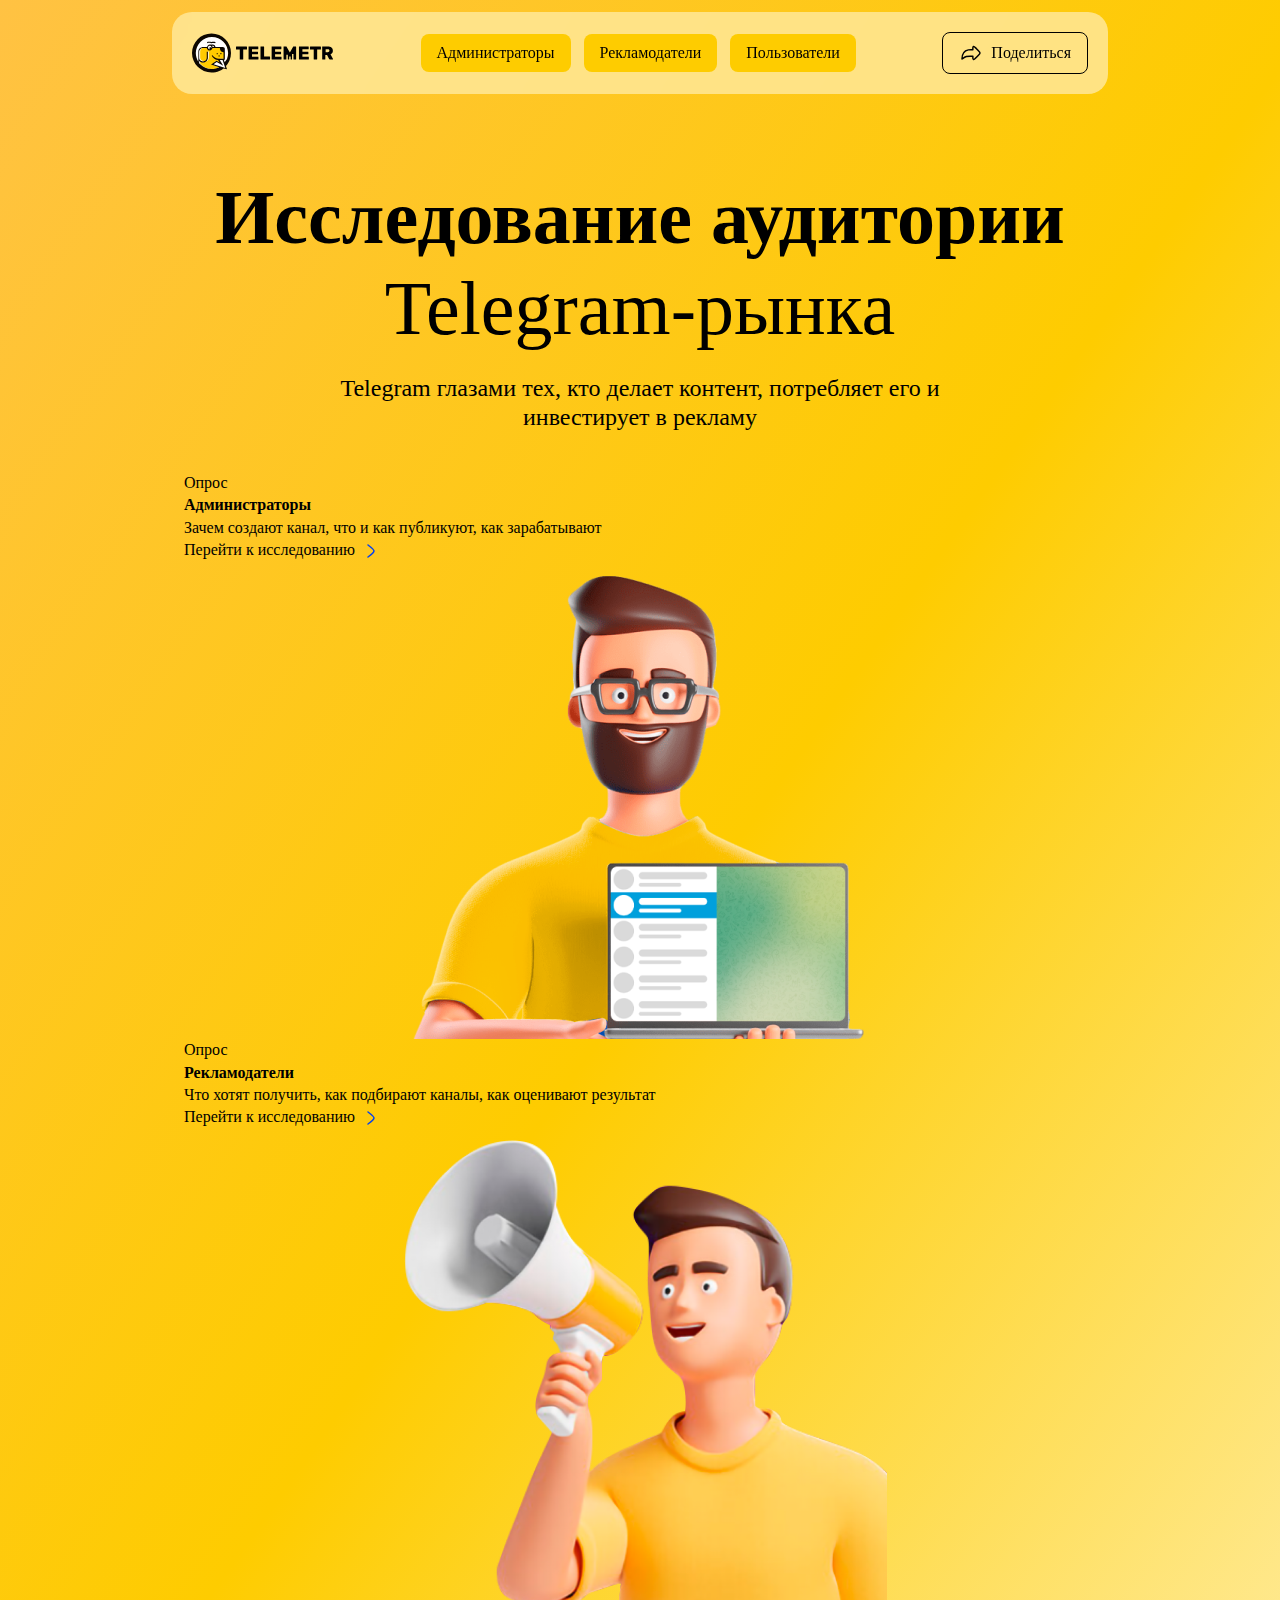
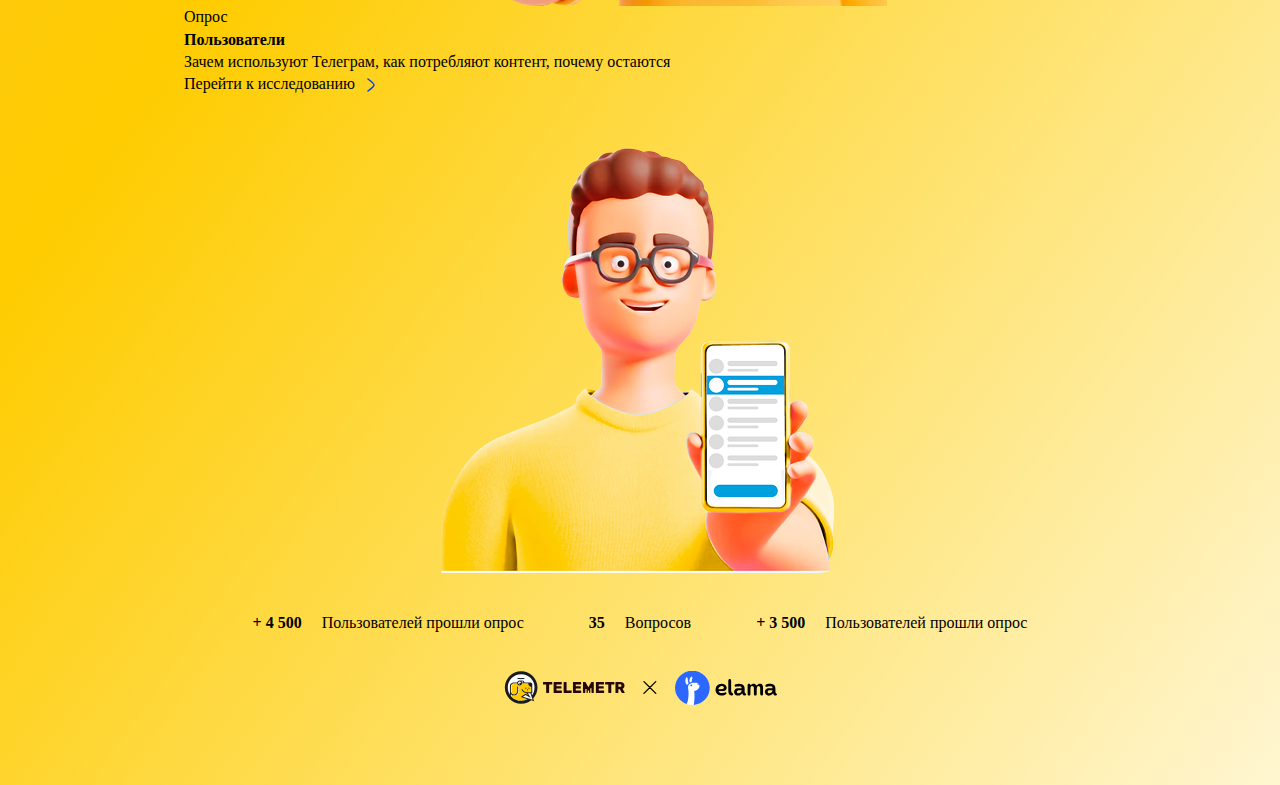
<file: index.html>
<!DOCTYPE html>
<html lang="en">
<head>
	<meta charset="UTF-8">
	<meta name="viewport" content="width=device-width, initial-scale=1.0">
	<title>Telemetr</title>
	<link rel="stylesheet" href="css/main.css">
</head>
<body class="landing">
	<nav class="nav container">
		<img src="/images/svg/Logo.svg" alt="Telemetr">

		<div class="nav-buttons">
			<a href="/admin">Администраторы</a>
			<a href="/advert">Рекламодатели</a>
			<a href="/user">Пользователи</a>
		</div>

		<button type="button" class="nav-share">
			<svg width="24" height="24" viewBox="0 0 24 24" fill="none" xmlns="http://www.w3.org/2000/svg">
				<path d="M19.1918 9.44118L17.2265 7.46899C15.8104 6.04799 15.2554 5.28357 14.4886 5.55381C13.5325 5.89077 13.8472 8.01692 13.8472 8.73471C12.3607 8.73471 10.8152 8.60259 9.34985 8.87787C4.51259 9.78664 3 13.7153 3 18C4.3691 17.0302 5.73683 15.997 7.38233 15.5476C9.43637 14.9865 11.7304 15.2542 13.8472 15.2542C13.8472 15.972 13.5325 18.0982 14.4886 18.4351C15.3575 18.7413 15.8104 17.9409 17.2265 16.5199L19.1918 14.5477C20.3973 13.338 21 12.7332 21 11.9945C21 11.2558 20.3973 10.6509 19.1918 9.44118Z" stroke="currentColor" stroke-width="1.5" stroke-linecap="round" stroke-linejoin="round"/>
			</svg>
			Поделиться
		</button>
	</nav>

	<header class="header">
		<div class="container header-content">
			<div class="header-heading">
				<h1><span class="bold">Исследование аудитории</span><br>Telegram-рынка</h1>
				<h2>Telegram глазами тех, кто делает контент, потребляет его и инвестирует в рекламу</h2>
			</div>

			<div class="header-nav">
				<div class="header-nav-card">
					<div class="header-nav-card-info">
						<div class="header-nav-card-info-top">
							Опрос
							<h3 class="bold">Администраторы</h3>
						</div>
						<p class="header-nav-card-info-description">Зачем создают канал, что и как публикуют, как зарабатывают</p>
					</div>

					<a href="/admin" class="header-nav-card-link">
						Перейти к исследованию
						<img src="/images/svg/arrow-right-link.svg">
					</a>

					<img class="header-nav-card-image" src="/images/png/guy-admin.png">
				</div>
				<div class="header-nav-card">
					<div class="header-nav-card-info">
						<div class="header-nav-card-info-top">
							Опрос
							<h3 class="bold">Рекламодатели</h3>
						</div>
						<p class="header-nav-card-info-description">Что хотят получить, как подбирают каналы, как оценивают результат</p>
					</div>

					<a href="/admin" class="header-nav-card-link">
						Перейти к исследованию
						<img src="/images/svg/arrow-right-link.svg">
					</a>

					<img class="header-nav-card-image" src="/images/png/guy-advert.png" alt="">
				</div>
				<div class="header-nav-card">
					<div class="header-nav-card-info">
						<div class="header-nav-card-info-top">
							Опрос
							<h3 class="bold">Пользователи</h3>
						</div>
						<p class="header-nav-card-info-description">Зачем используют Телеграм, как потребляют контент, почему остаются</p>
					</div>

					<a href="/admin" class="header-nav-card-link">
						Перейти к исследованию
						<img src="/images/svg/arrow-right-link.svg">
					</a>

					<img class="header-nav-card-image" src="/images/png/guy-user.png" alt="">
				</div>
			</div>

			<div class="header-bottom">
				<div class="header-bottom-stats">
					<p class="header-bottom-stats-number elem1">+ 4 500</p>
					<p class="elem2">Пользователей прошли опрос</p>

					<div></div>

					<p class="header-bottom-stats-number elem3">35</p>
					<p class="elem4">Вопросов</p>

					<div></div>

					<p class="header-bottom-stats-number elem5">+ 3 500</p>
					<p class="elem6">Пользователей прошли опрос</p>
				</div>

				<img class="header-bottom-image" src="/images/svg/telemetr-x-elana.svg" alt="">
			</div>
		</div>
	</header>
	<main>

	</main>
	<footer>

	</footer>
</body>
</html>
</file>
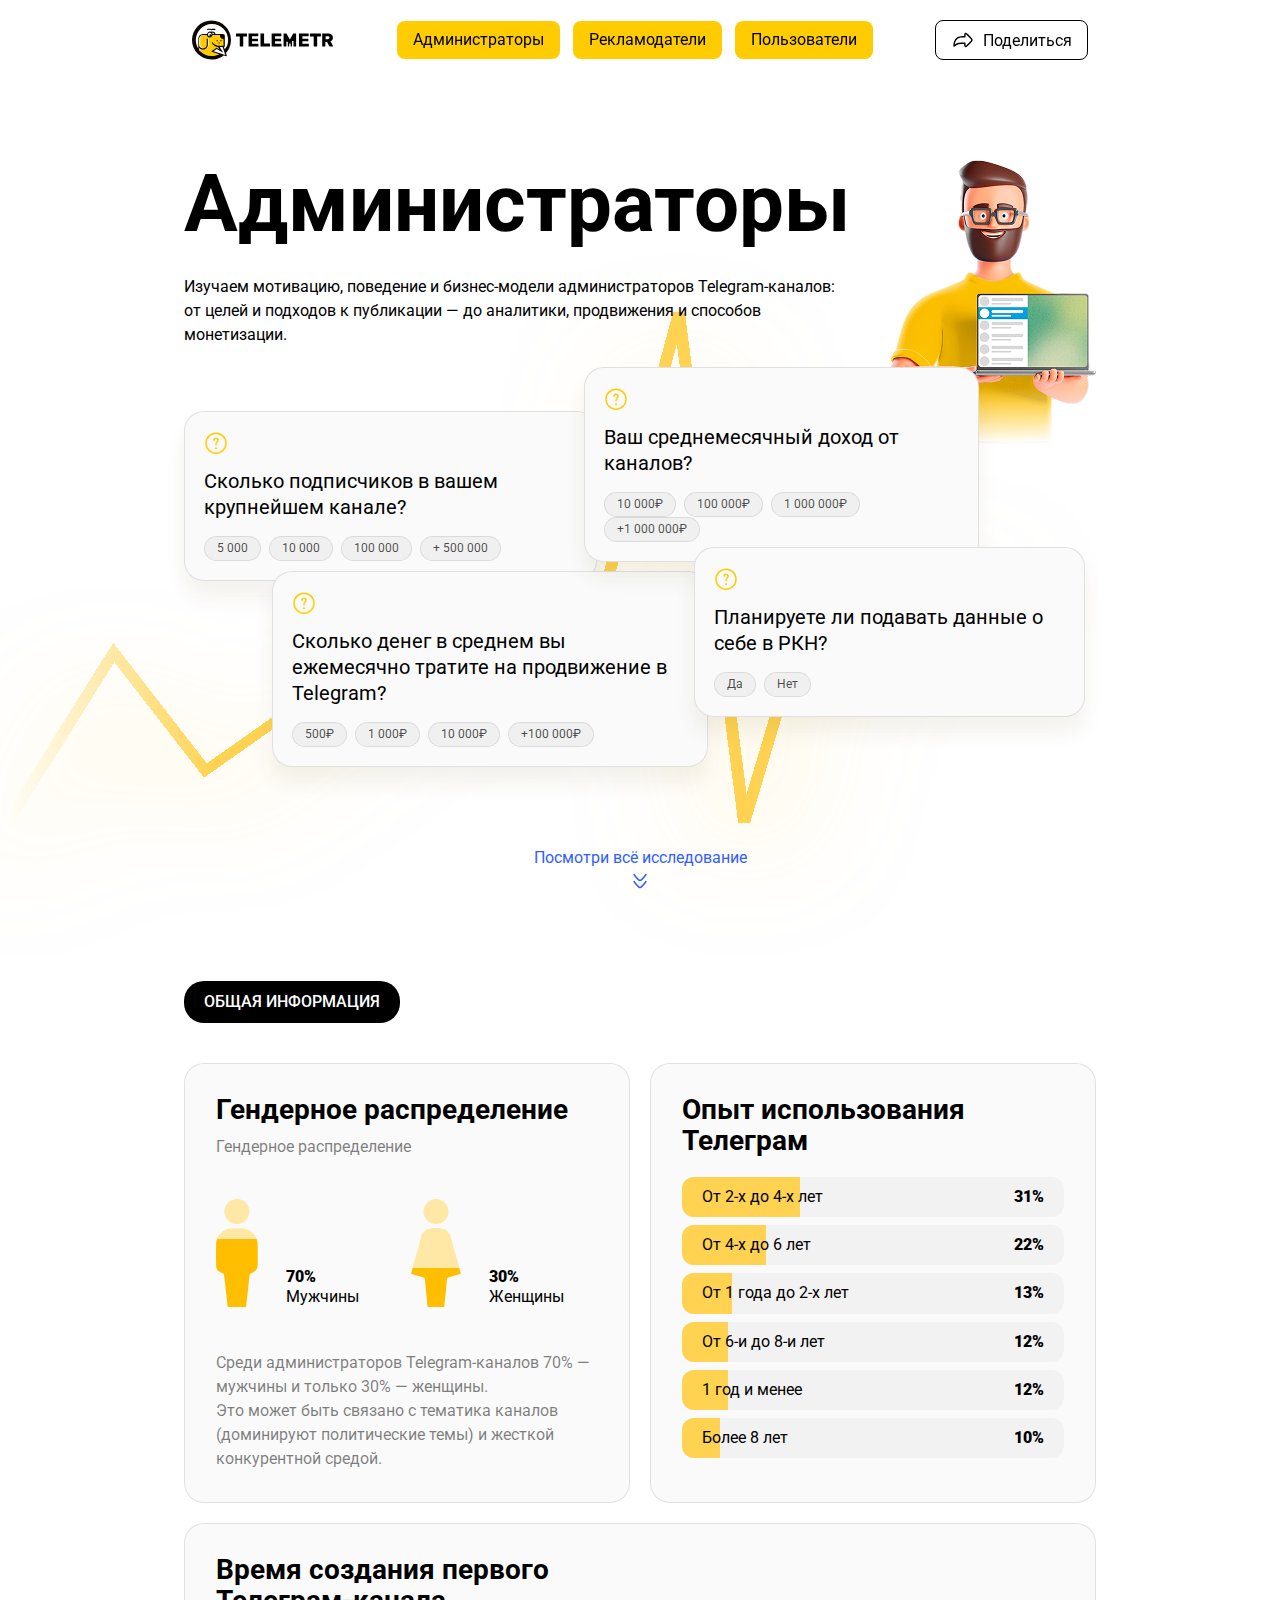
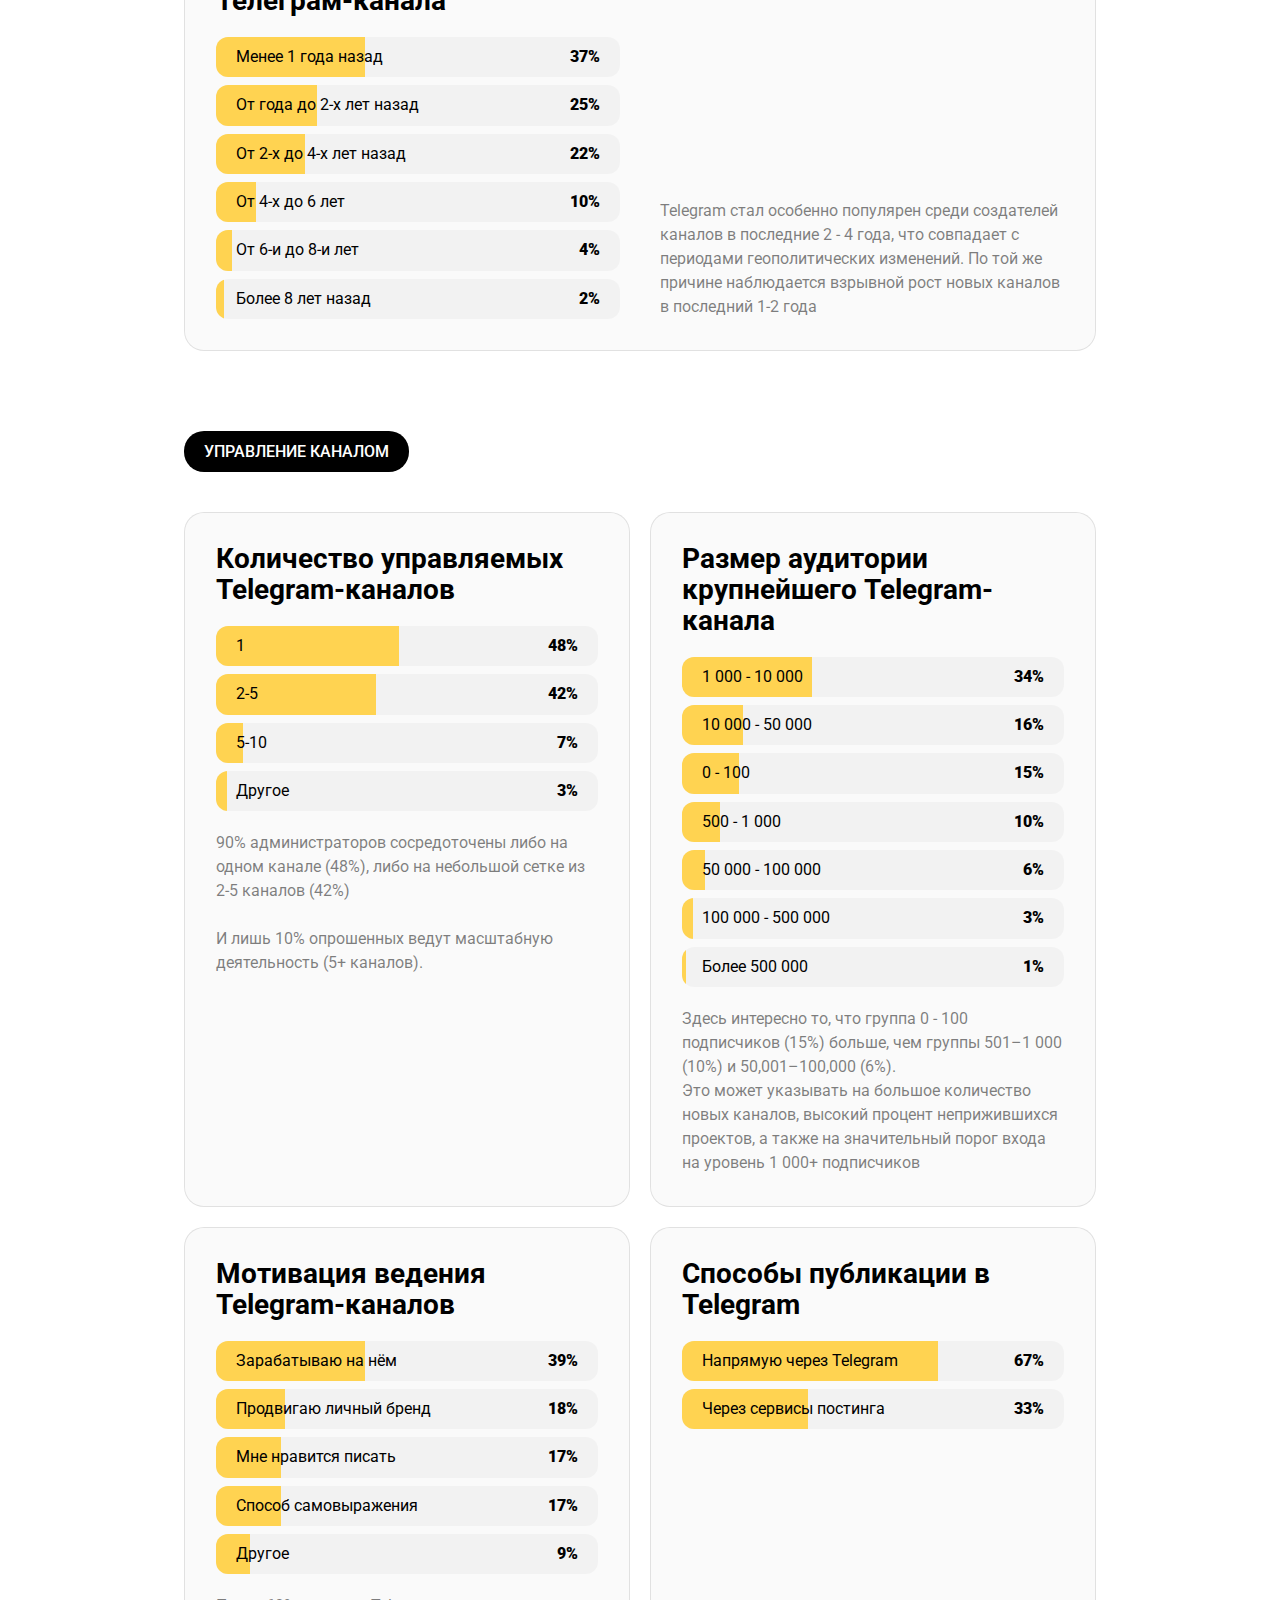
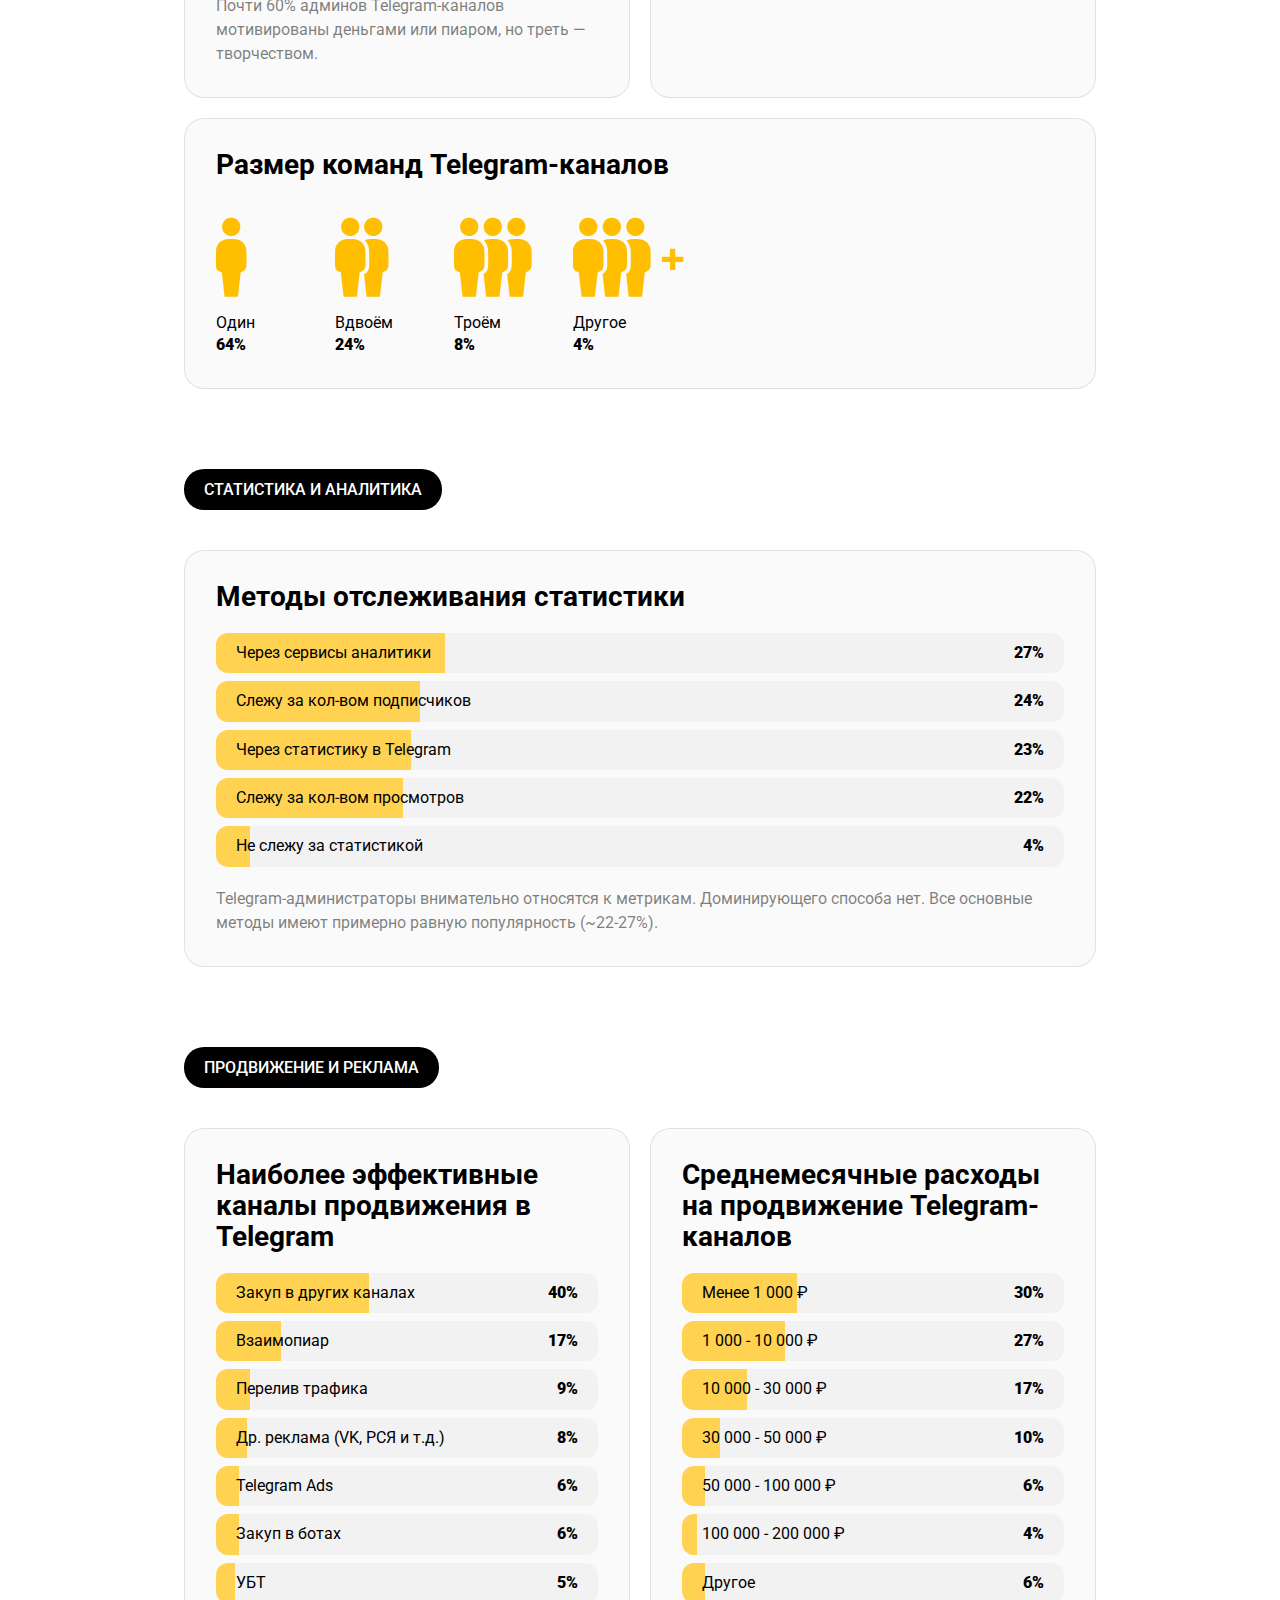
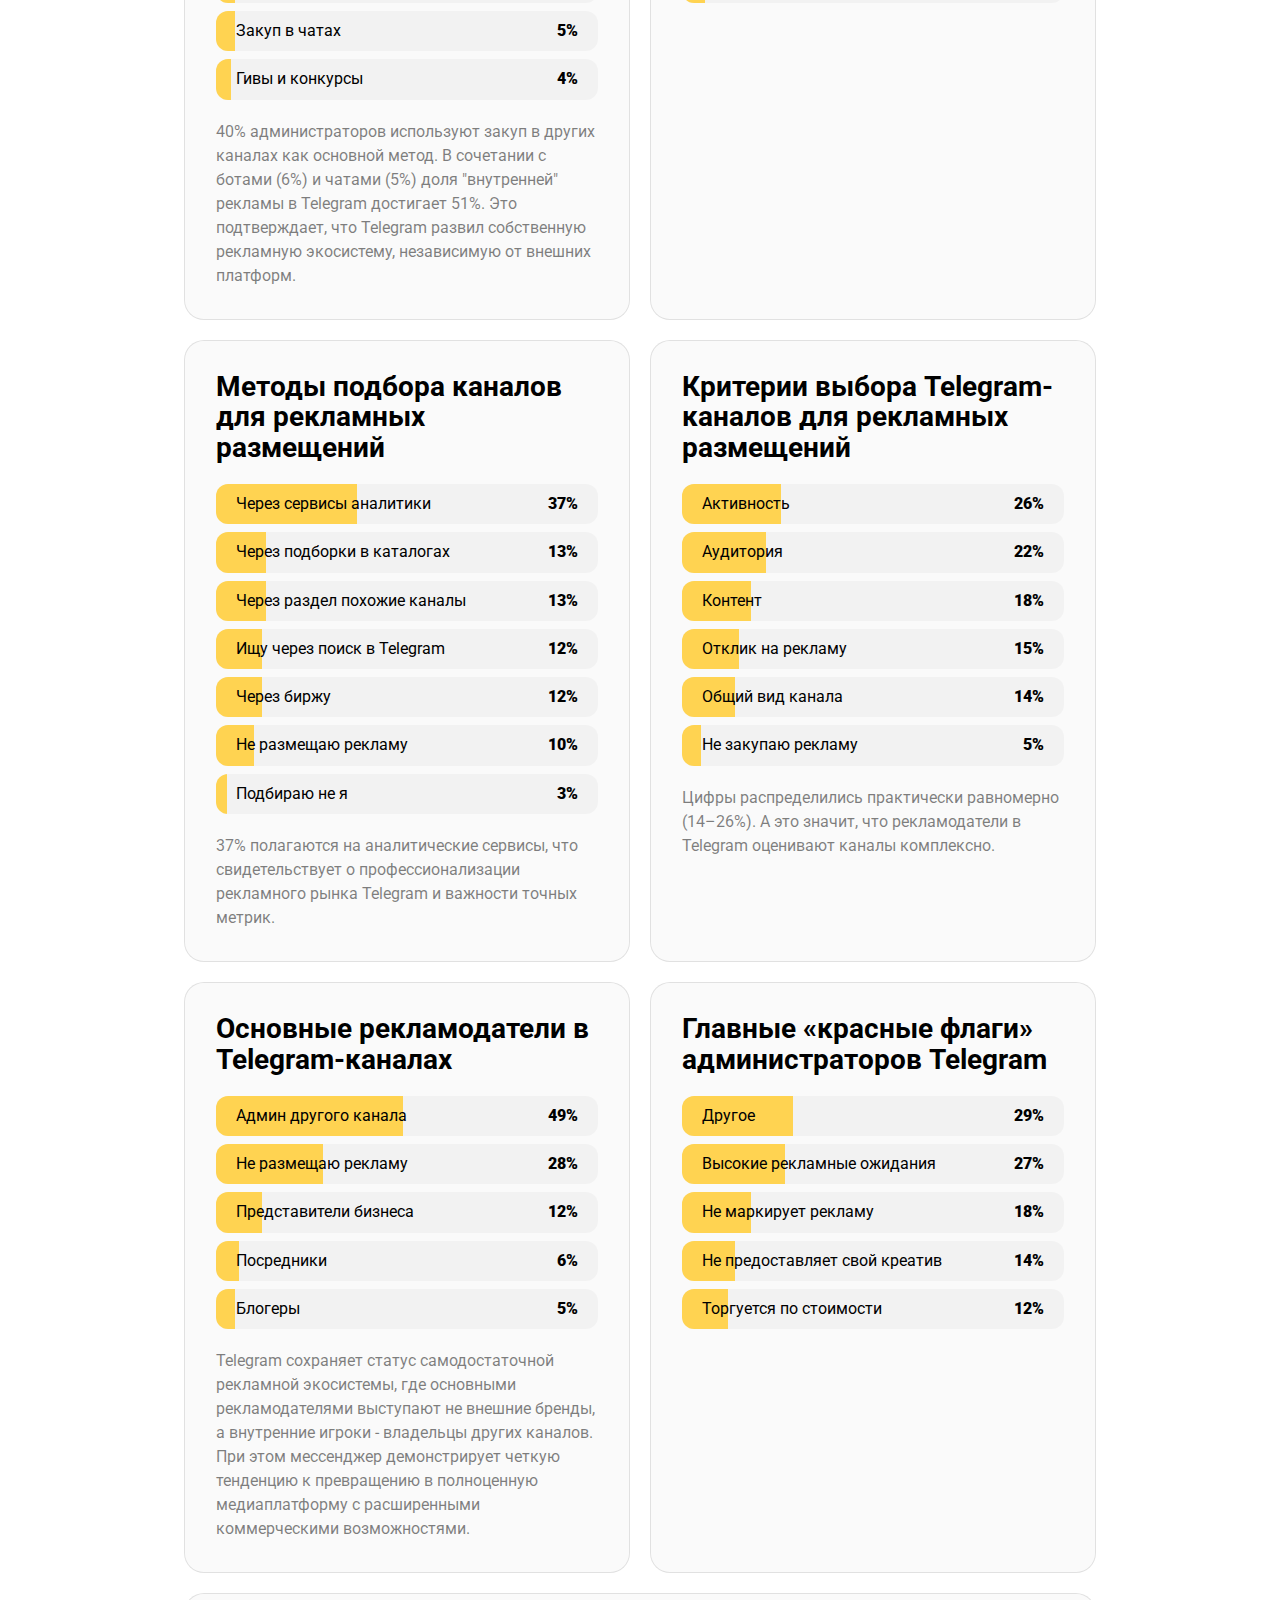
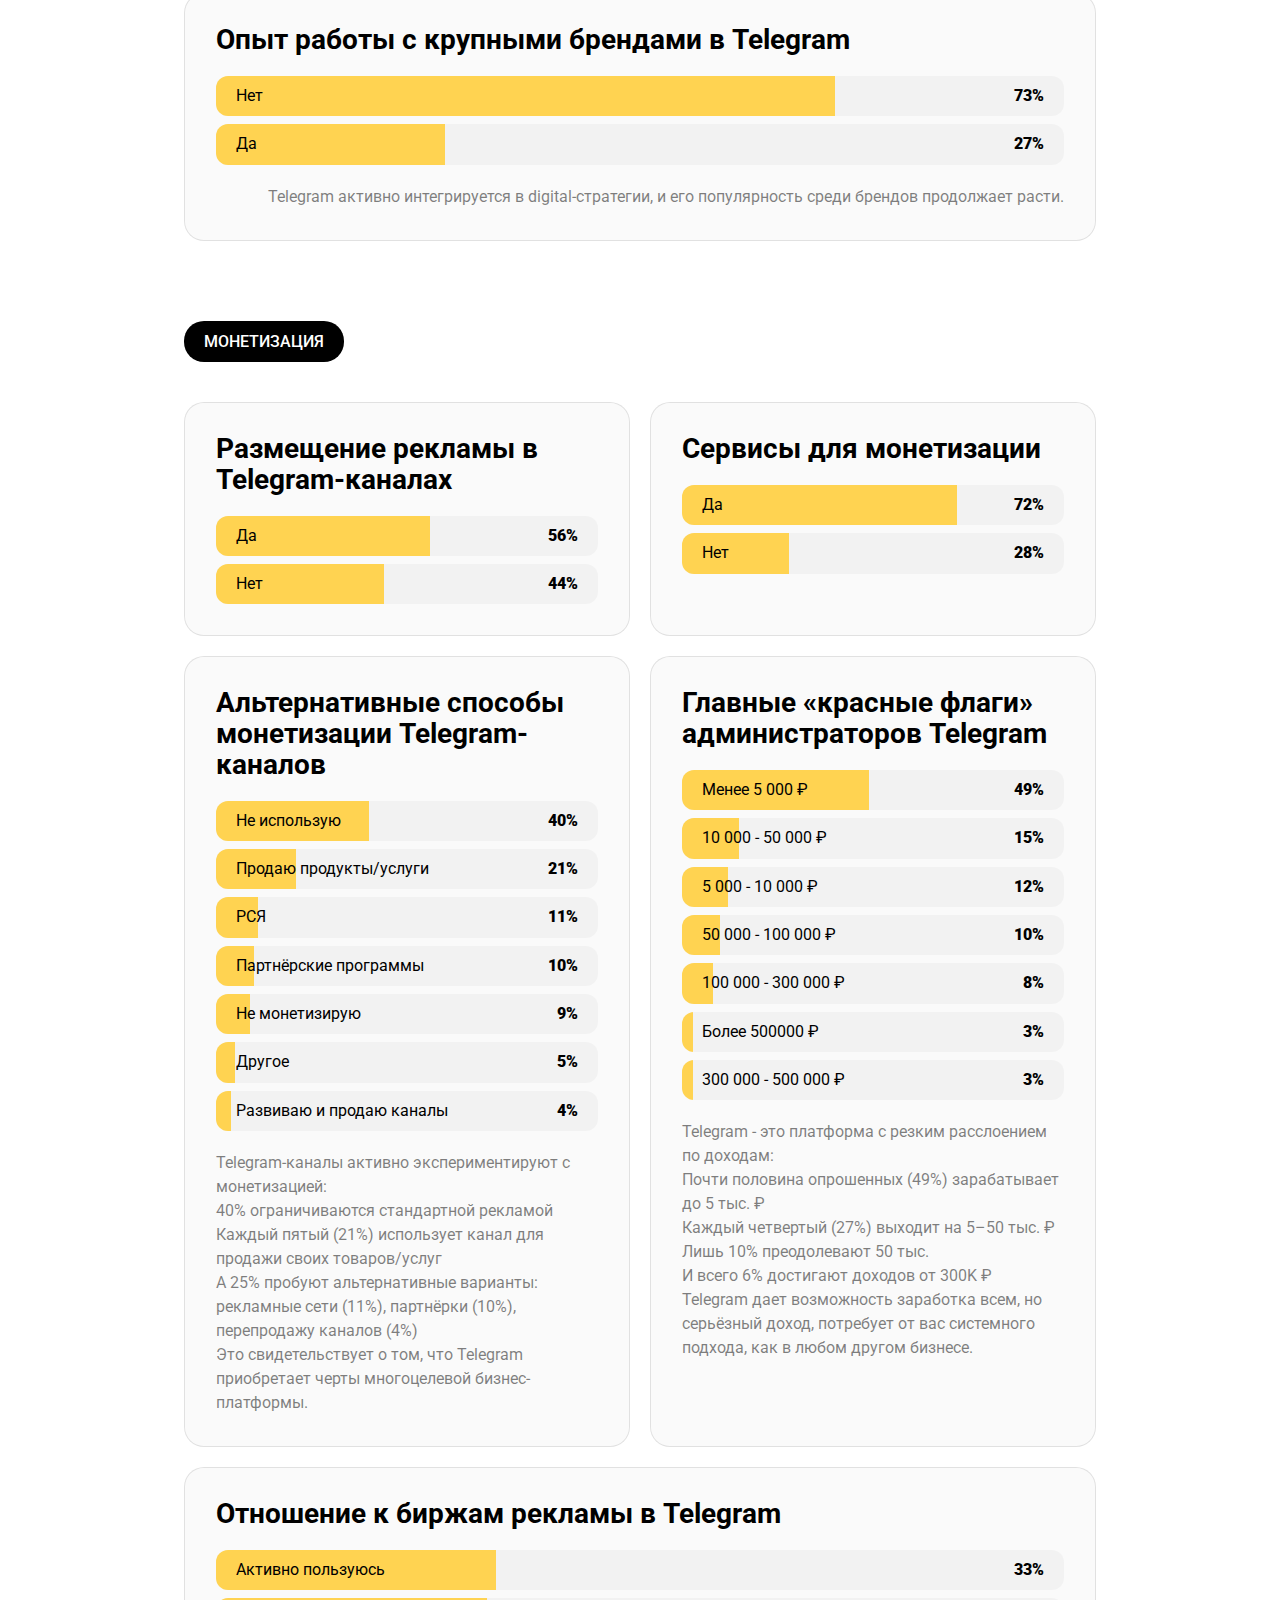
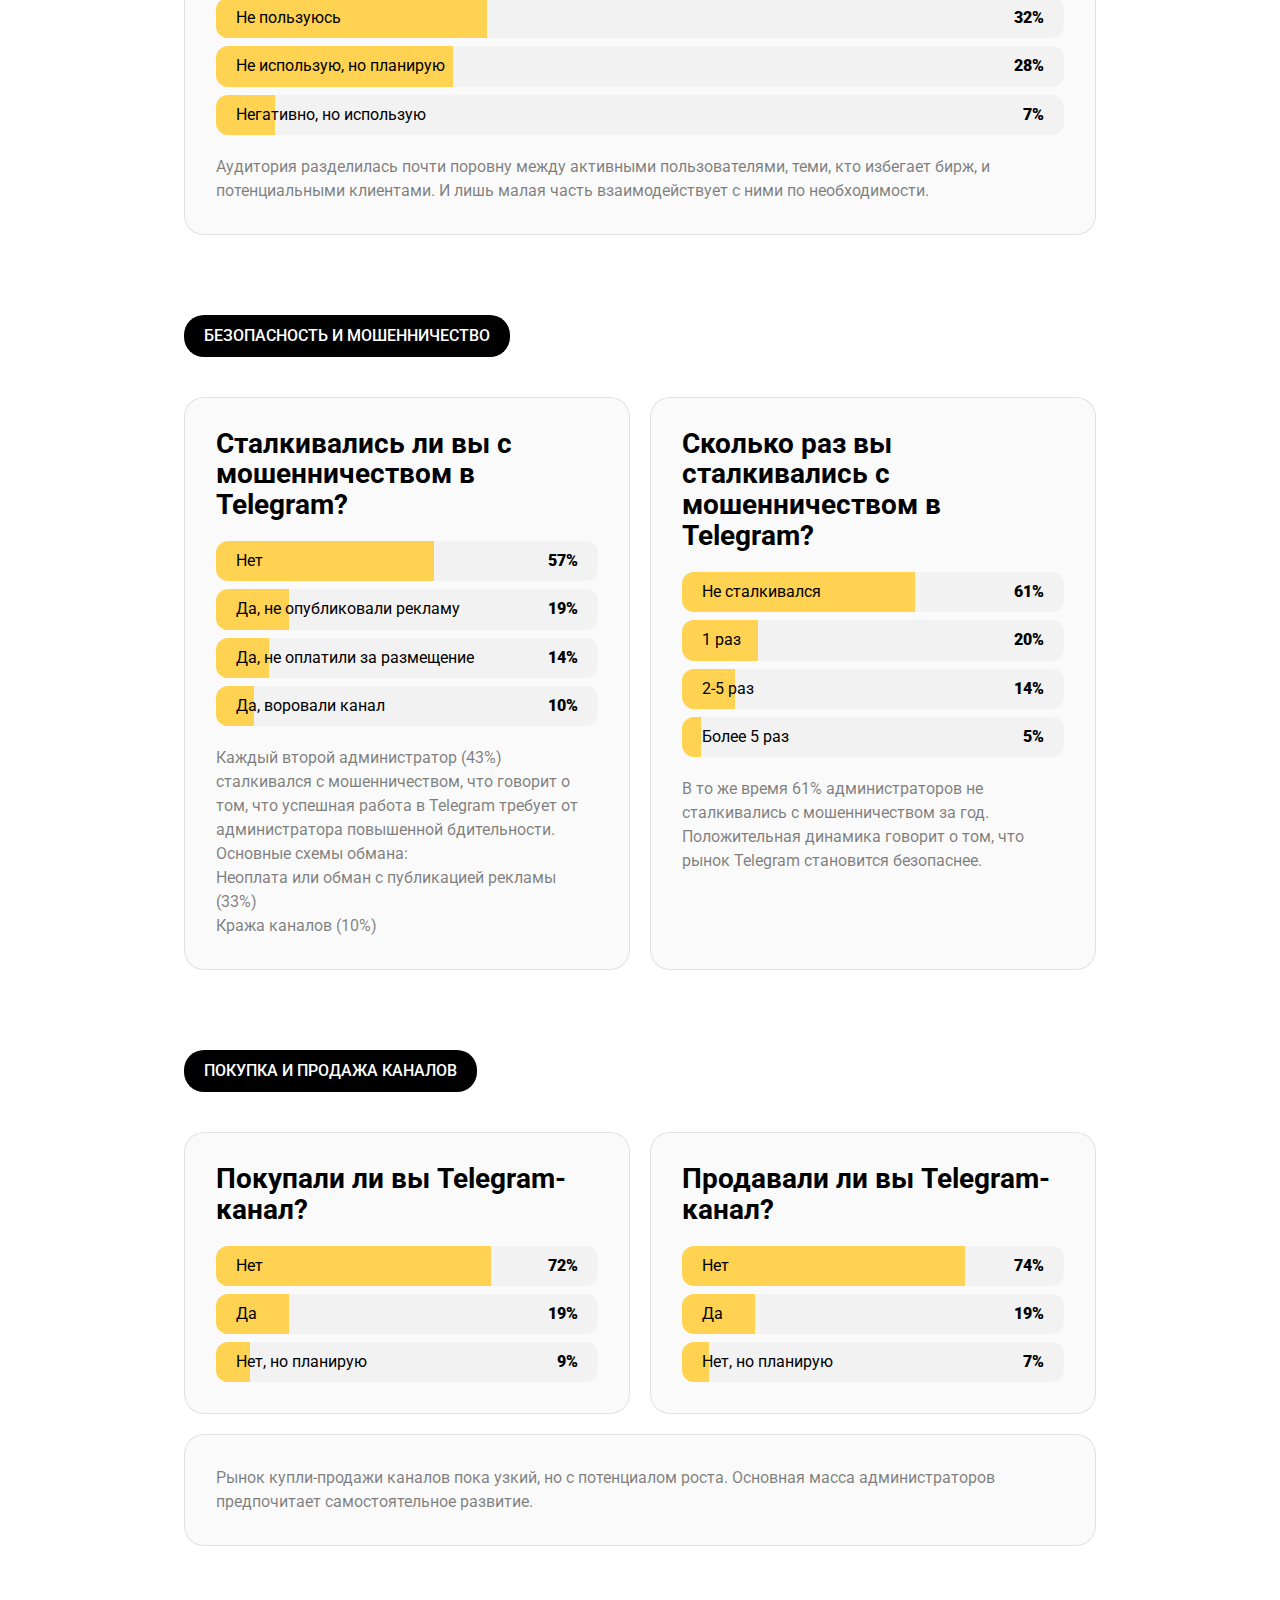
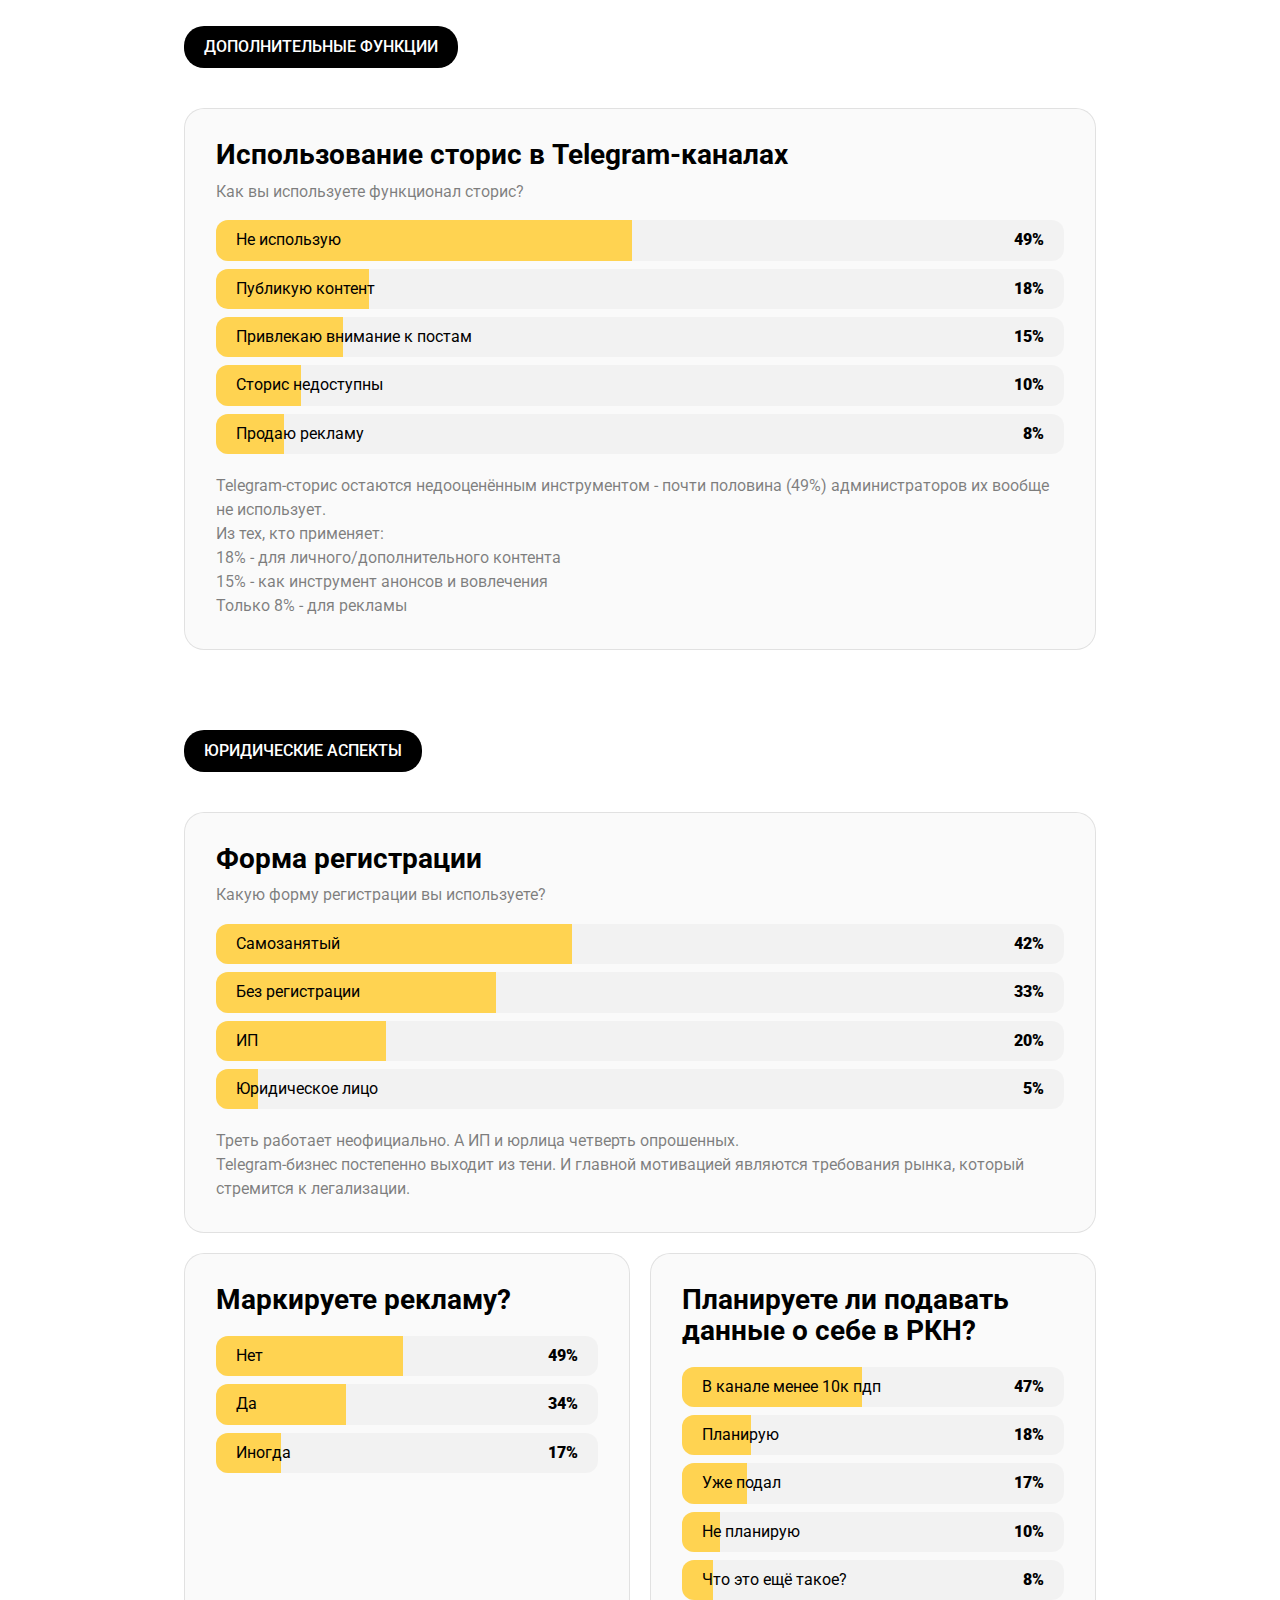
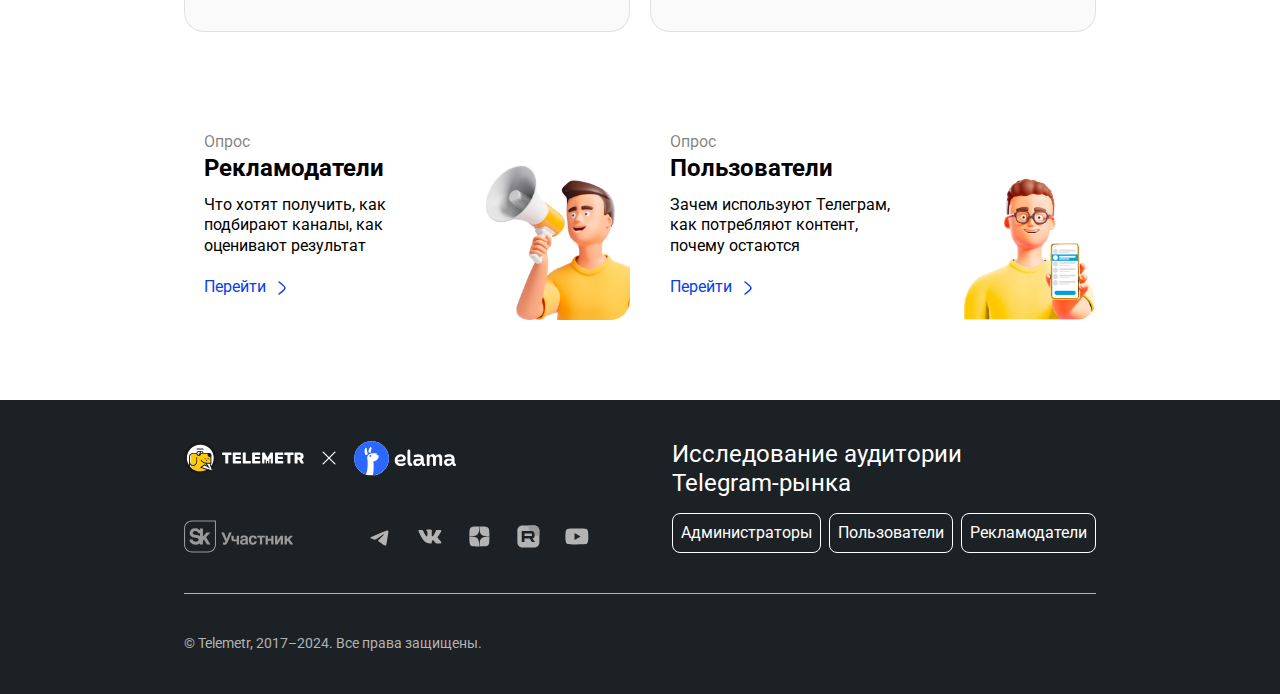
<file: admin/index.html>
<!DOCTYPE html>
<html lang="en">
<head>
	<meta charset="UTF-8">
	<meta name="viewport" content="width=device-width, initial-scale=1.0">
	<title>Telemetr</title>
	<link rel="stylesheet" href="/css/base.css">
	<link rel="stylesheet" href="/css/info.css">
</head>
<body class="info admin">
	<nav class="nav container">
		<img src="/images/svg/Logo.svg" alt="Telemetr">

		<div class="nav-buttons">
			<a href="/admin">Администраторы</a>
			<a href="/advert">Рекламодатели</a>
			<a href="/user">Пользователи</a>
		</div>

		<button type="button" class="nav-share">
			<svg width="24" height="24" viewBox="0 0 24 24" fill="none" xmlns="http://www.w3.org/2000/svg">
				<path d="M19.1918 9.44118L17.2265 7.46899C15.8104 6.04799 15.2554 5.28357 14.4886 5.55381C13.5325 5.89077 13.8472 8.01692 13.8472 8.73471C12.3607 8.73471 10.8152 8.60259 9.34985 8.87787C4.51259 9.78664 3 13.7153 3 18C4.3691 17.0302 5.73683 15.997 7.38233 15.5476C9.43637 14.9865 11.7304 15.2542 13.8472 15.2542C13.8472 15.972 13.5325 18.0982 14.4886 18.4351C15.3575 18.7413 15.8104 17.9409 17.2265 16.5199L19.1918 14.5477C20.3973 13.338 21 12.7332 21 11.9945C21 11.2558 20.3973 10.6509 19.1918 9.44118Z" stroke="currentColor" stroke-width="1.5" stroke-linecap="round" stroke-linejoin="round"/>
			</svg>
			Поделиться
		</button>

		<label class="nav-mobile-button">
			<input type="checkbox" id="nav-mobile-checkbox">
		</label>
		<div class="nav-mobile-dropdown">
			<div class="nav-mobile-dropdown-links">
				<a href="/admin">Администраторы</a>
				<a href="/advert">Рекламодатели</a>
				<a href="/user">Пользователи</a>
			</div>

			<button type="button" class="nav-share mobile">
				<svg width="24" height="24" viewBox="0 0 24 24" fill="none" xmlns="http://www.w3.org/2000/svg">
					<path d="M19.1918 9.44118L17.2265 7.46899C15.8104 6.04799 15.2554 5.28357 14.4886 5.55381C13.5325 5.89077 13.8472 8.01692 13.8472 8.73471C12.3607 8.73471 10.8152 8.60259 9.34985 8.87787C4.51259 9.78664 3 13.7153 3 18C4.3691 17.0302 5.73683 15.997 7.38233 15.5476C9.43637 14.9865 11.7304 15.2542 13.8472 15.2542C13.8472 15.972 13.5325 18.0982 14.4886 18.4351C15.3575 18.7413 15.8104 17.9409 17.2265 16.5199L19.1918 14.5477C20.3973 13.338 21 12.7332 21 11.9945C21 11.2558 20.3973 10.6509 19.1918 9.44118Z" stroke="currentColor" stroke-width="1.5" stroke-linecap="round" stroke-linejoin="round"/>
				</svg>
				Поделиться
			</button>
		</div>
	</nav>

	<header class="header">
		<div class="container header-content">
			<div class="header-body">
				<div class="header-body-header">
					<h1>Администраторы</h1>
					<h2>Изучаем мотивацию, поведение и бизнес-модели администраторов Telegram-каналов: от целей и подходов к публикации — до аналитики, продвижения и способов монетизации.</h2>
				</div>

				<img src="/images/png/info-admin.png" alt="">

				<div class="header-body-questions">
					<div class="header-body-question tl">
						<div class="header-body-question-top">
							<img src="/images/svg/question-icon.svg" alt="">
							Сколько подписчиков в вашем крупнейшем канале?
						</div>
						<div class="header-body-question-options">
							<p class="header-body-question-option">5 000</p>
							<p class="header-body-question-option">10 000</p>
							<p class="header-body-question-option">100 000</p>
							<p class="header-body-question-option">+ 500 000</p>
						</div>
					</div>
					<div class="header-body-question tr">
						<div class="header-body-question-top">
							<img src="/images/svg/question-icon.svg" alt="">
							Ваш среднемесячный доход от каналов?
						</div>
						<div class="header-body-question-options">
							<p class="header-body-question-option">10 000₽</p>
							<p class="header-body-question-option">100 000₽</p>
							<p class="header-body-question-option">1 000 000₽</p>
							<p class="header-body-question-option">+1 000 000₽</p>
						</div>
					</div>
					<div class="header-body-question bl">
						<div class="header-body-question-top">
							<img src="/images/svg/question-icon.svg" alt="">
							Сколько денег в среднем вы ежемесячно тратите на продвижение в Telegram?
						</div>
						<div class="header-body-question-options">
							<p class="header-body-question-option">500₽</p>
							<p class="header-body-question-option">1 000₽</p>
							<p class="header-body-question-option">10 000₽</p>
							<p class="header-body-question-option">+100 000₽</p>
						</div>
					</div>
					<div class="header-body-question br">
						<div class="header-body-question-top">
							<img src="/images/svg/question-icon.svg" alt="">
							Планируете ли подавать данные о себе в РКН?
						</div>
						<div class="header-body-question-options">
							<p class="header-body-question-option">Да</p>
							<p class="header-body-question-option">Нет</p>
						</div>
					</div>
				</div>
			</div>

			<div class="header-bottom">
				Посмотри всё исследование
				<div class="header-bottom-arrow">
					<img src="/images/svg/arrow-down.svg" alt="">
				</div>
			</div>
		</div>
	</header>
	<main class="main">
		<div class="container main-content">

			<section class="section">
				<h3>Общая информация</h3>

				<div class="section-body">
					<div class="section-block">
						<div class="block-content">
							<div class="block-header">
								<p class="block-header-heading">Гендерное распределение</p>
								Гендерное распределение
							</div>

							<div class="block-images">
								<div class="block-image">
									<img src="/images/svg/man-gradient.svg" alt="">

									<div>
										<p class="block-percent">70%</p>
										Мужчины
									</div>
								</div>
								<div class="block-image">
									<img src="/images/svg/woman-gradient.svg" alt="">

									<div>
										<p class="block-percent">30%</p>
										Женщины
									</div>
								</div>
							</div>

							<p class="block-description">
								Среди администраторов Telegram-каналов 70% — мужчины и только 30% — женщины.<br>
								Это может быть связано с тематика каналов (доминируют политические темы) и жесткой конкурентной средой.
							</p>
						</div>
					</div>

					<div class="section-block">
						<div class="block-content">
							<div class="block-header">
								<p class="block-header-heading">Опыт использования Телеграм</p>
							</div>

							<div class="block-bars">
								<div class="block-bar" style="--fill: 31%">
									От 2-х до 4-х лет
									<p class="block-percent">31%</p>
								</div>
								<div class="block-bar" style="--fill: 22%">
									От 4-х до 6 лет
									<p class="block-percent">22%</p>
								</div>
								<div class="block-bar" style="--fill: 13%">
									От 1 года до 2-х лет
									<p class="block-percent">13%</p>
								</div>
								<div class="block-bar" style="--fill: 12%">
									От 6-и до 8-и лет
									<p class="block-percent">12%</p>
								</div>
								<div class="block-bar" style="--fill: 12%">
									1 год и менее
									<p class="block-percent">12%</p>
								</div>
								<div class="block-bar" style="--fill: 10%">
									Более 8 лет
									<p class="block-percent">10%</p>
								</div>
							</div>
						</div>
					</div>

					<div class="section-block full-cols">
						<div class="block-content">
							<div class="block-header">
								<p class="block-header-heading">Время создания первого Телеграм-канала</p>
							</div>

							<div class="block-bars">
								<div class="block-bar" style="--fill: 37%">
									Менее 1 года назад
									<p class="block-percent">37%</p>
								</div>
								<div class="block-bar" style="--fill: 25%">
									От года до 2-х лет назад
									<p class="block-percent">25%</p>
								</div>
								<div class="block-bar" style="--fill: 22%">
									От 2-х до 4-х лет назад
									<p class="block-percent">22%</p>
								</div>
								<div class="block-bar" style="--fill: 10%">
									От 4-х до 6 лет
									<p class="block-percent">10%</p>
								</div>
								<div class="block-bar" style="--fill: 4%">
									От 6-и до 8-и лет
									<p class="block-percent">4%</p>
								</div>
								<div class="block-bar" style="--fill: 2%">
									Более 8 лет назад
									<p class="block-percent">2%</p>
								</div>
							</div>
						</div>
						<p class="block-content block-description">Telegram стал особенно популярен среди создателей каналов  в последние 2 - 4 года, что совпадает с периодами геополитических изменений. По той же причине наблюдается взрывной рост новых каналов в последний 1-2 года</p>
					</div>

				</div>
			</section>

			<section class="section">
				<h3>Управление каналом</h3>

				<div class="section-body">
					<div class="section-block">
						<div class="block-content">
							<div class="block-header">
								<p class="block-header-heading">Количество управляемых Telegram-каналов</p>
							</div>

							<div class="block-bars">
								<div class="block-bar" style="--fill: 48%">
									1
									<p class="block-percent">48%</p>
								</div>
								<div class="block-bar" style="--fill: 42%">
									2-5
									<p class="block-percent">42%</p>
								</div>
								<div class="block-bar" style="--fill: 7%">
									5-10
									<p class="block-percent">7%</p>
								</div>
								<div class="block-bar" style="--fill: 3%">
									Другое
									<p class="block-percent">3%</p>
								</div>
							</div>

							<p class="block-description">
								90% администраторов сосредоточены либо на одном канале (48%), либо на небольшой сетке из 2-5 каналов (42%)<br><br>
								И лишь 10% опрошенных ведут масштабную деятельность (5+ каналов).
							</p>
						</div>
					</div>

					<div class="section-block">
						<div class="block-content">
							<div class="block-header">
								<p class="block-header-heading">Размер аудитории крупнейшего Telegram-канала</p>
							</div>

							<div class="block-bars">
								<div class="block-bar" style="--fill: 34%">
									1 000 - 10 000
									<p class="block-percent">34%</p>
								</div>
								<div class="block-bar" style="--fill: 16%">
									10 000 - 50 000
									<p class="block-percent">16%</p>
								</div>
								<div class="block-bar" style="--fill: 15%">
									0 - 100
									<p class="block-percent">15%</p>
								</div>
								<div class="block-bar" style="--fill: 10%">
									500 - 1 000
									<p class="block-percent">10%</p>
								</div>
								<div class="block-bar" style="--fill: 6%">
									50 000 - 100 000
									<p class="block-percent">6%</p>
								</div>
								<div class="block-bar" style="--fill: 3%">
									100 000 - 500 000
									<p class="block-percent">3%</p>
								</div>
								<div class="block-bar" style="--fill: 1%">
									Более 500 000
									<p class="block-percent">1%</p>
								</div>
							</div>

							<p class="block-description">
								Здесь интересно то, что группа 0 - 100 подписчиков (15%) больше, чем группы 501–1 000 (10%) и 50,001–100,000 (6%).<br>
								Это может указывать на большое количество новых каналов, высокий процент неприжившихся проектов, а также на значительный порог входа на уровень 1 000+ подписчиков
							</p>
						</div>
					</div>

					<div class="section-block">
						<div class="block-content">
							<div class="block-header">
								<p class="block-header-heading">Мотивация ведения Telegram-каналов</p>
							</div>

							<div class="block-bars">
								<div class="block-bar" style="--fill: 39%">
									Зарабатываю на нём
									<p class="block-percent">39%</p>
								</div>
								<div class="block-bar" style="--fill: 18%">
									Продвигаю личный бренд
									<p class="block-percent">18%</p>
								</div>
								<div class="block-bar" style="--fill: 17%">
									Мне нравится писать
									<p class="block-percent">17%</p>
								</div>
								<div class="block-bar" style="--fill: 17%">
									Способ самовыражения
									<p class="block-percent">17%</p>
								</div>
								<div class="block-bar" style="--fill: 9%">
									Другое
									<p class="block-percent">9%</p>
								</div>
							</div>

							<p class="block-description">
								Почти 60% админов Telegram-каналов мотивированы деньгами или пиаром, но треть — творчеством.
							</p>
						</div>
					</div>

					<div class="section-block">
						<div class="block-content">
							<div class="block-header">
								<p class="block-header-heading">Способы публикации в Telegram</p>
							</div>

							<div class="block-bars">
								<div class="block-bar" style="--fill: 67%">
									Напрямую через Telegram
									<p class="block-percent">67%</p>
								</div>
								<div class="block-bar" style="--fill: 33%">
									Через сервисы постинга
									<p class="block-percent">33%</p>
								</div>
							</div>
						</div>
					</div>

					<div class="section-block full-cols">
						<div class="block-content">
							<div class="block-header">
								<p class="block-header-heading">Размер команд Telegram-каналов</p>
							</div>

							<div class="block-teams">
								<div>
									<img src="/images/svg/team1.svg" alt="">
									<div>
										Один
										<p class="block-percent">64%</p>
									</div>
								</div>
								<div>
									<img src="/images/svg/team2.svg" alt="">
									<div>
										Вдвоём
										<p class="block-percent">24%</p>
									</div>
								</div>
								<div>
									<img src="/images/svg/team3.svg" alt="">
									<div>
										Троём
										<p class="block-percent">8%</p>
									</div>
								</div>
								<div>
									<img src="/images/svg/team4.svg" alt="">
									<div>
										Другое
										<p class="block-percent">4%</p>
									</div>
								</div>
							</div>
						</div>
					</div>

				</div>
			</section>

			<section class="section">
				<h3>Статистика и аналитика</h3>

				<div class="section-body">
					<div class="section-block full-cols">
						<div class="block-content">
							<div class="block-header">
								<p class="block-header-heading">Методы отслеживания статистики</p>
							</div>

							<div class="block-bars">
								<div class="block-bar" style="--fill: 27%">
									Через сервисы аналитики
									<p class="block-percent">27%</p>
								</div>
								<div class="block-bar" style="--fill: 24%">
									Слежу за кол-вом подписчиков
									<p class="block-percent">24%</p>
								</div>
								<div class="block-bar" style="--fill: 23%">
									Через статистику в Telegram
									<p class="block-percent">23%</p>
								</div>
								<div class="block-bar" style="--fill: 22%">
									Слежу за кол-вом просмотров
									<p class="block-percent">22%</p>
								</div>
								<div class="block-bar" style="--fill: 4%">
									Не слежу за статистикой
									<p class="block-percent">4%</p>
								</div>
							</div>

							<p class="block-description">Telegram-администраторы внимательно относятся к метрикам. Доминирующего способа нет. Все основные методы имеют примерно равную популярность (~22-27%).</p>
						</div>
					</div>
				</div>
			</section>

			<section class="section">
				<h3>Продвижение и реклама</h3>

				<div class="section-body">
					<div class="section-block">
						<div class="block-content">
							<div class="block-header">
								<p class="block-header-heading">Наиболее эффективные каналы продвижения в Telegram</p>
							</div>

							<div class="block-bars">
								<div class="block-bar" style="--fill: 40%">
									Закуп в других каналах
									<p class="block-percent">40%</p>
								</div>
								<div class="block-bar" style="--fill: 17%">
									Взаимопиар
									<p class="block-percent">17%</p>
								</div>
								<div class="block-bar" style="--fill: 9%">
									Перелив трафика
									<p class="block-percent">9%</p>
								</div>
								<div class="block-bar" style="--fill: 8%">
									Др. реклама (VK, РСЯ и т.д.)
									<p class="block-percent">8%</p>
								</div>
								<div class="block-bar" style="--fill: 6%">
									Telegram Ads
									<p class="block-percent">6%</p>
								</div>
								<div class="block-bar" style="--fill: 6%">
									Закуп в ботах
									<p class="block-percent">6%</p>
								</div>
								<div class="block-bar" style="--fill: 5%">
									УБТ
									<p class="block-percent">5%</p>
								</div>
								<div class="block-bar" style="--fill: 5%">
									Закуп в чатах
									<p class="block-percent">5%</p>
								</div>
								<div class="block-bar" style="--fill: 4%">
									Гивы и конкурсы
									<p class="block-percent">4%</p>
								</div>
							</div>

							<p class="block-description">40% администраторов используют закуп в других каналах как основной метод. В сочетании с ботами (6%) и чатами (5%) доля "внутренней" рекламы в Telegram достигает 51%. Это подтверждает, что Telegram развил собственную рекламную экосистему, независимую от внешних платформ.</p>
						</div>
					</div>
					<div class="section-block">
						<div class="block-content">
							<div class="block-header">
								<p class="block-header-heading">Среднемесячные расходы на продвижение Telegram-каналов</p>
							</div>

							<div class="block-bars">
								<div class="block-bar" style="--fill: 30%">
									Менее 1 000 ₽
									<p class="block-percent">30%</p>
								</div>
								<div class="block-bar" style="--fill: 27%">
									1 000 - 10 000 ₽
									<p class="block-percent">27%</p>
								</div>
								<div class="block-bar" style="--fill: 17%">
									10 000 - 30 000 ₽
									<p class="block-percent">17%</p>
								</div>
								<div class="block-bar" style="--fill: 10%">
									30 000 - 50 000 ₽
									<p class="block-percent">10%</p>
								</div>
								<div class="block-bar" style="--fill: 6%">
									50 000 - 100 000 ₽
									<p class="block-percent">6%</p>
								</div>
								<div class="block-bar" style="--fill: 4%">
									100 000 - 200 000 ₽
									<p class="block-percent">4%</p>
								</div>
								<div class="block-bar" style="--fill: 6%">
									Другое
									<p class="block-percent">6%</p>
								</div>
							</div>
						</div>
					</div>
					<div class="section-block">
						<div class="block-content">
							<div class="block-header">
								<p class="block-header-heading">Методы подбора каналов для рекламных размещений</p>
							</div>

							<div class="block-bars">
								<div class="block-bar" style="--fill: 37%">
									Через сервисы аналитики
									<p class="block-percent">37%</p>
								</div>
								<div class="block-bar" style="--fill: 13%">
									Через подборки в каталогах
									<p class="block-percent">13%</p>
								</div>
								<div class="block-bar" style="--fill: 13%">
									Через раздел похожие каналы
									<p class="block-percent">13%</p>
								</div>
								<div class="block-bar" style="--fill: 12%">
									Ищу через поиск в Telegram
									<p class="block-percent">12%</p>
								</div>
								<div class="block-bar" style="--fill: 12%">
									Через биржу
									<p class="block-percent">12%</p>
								</div>
								<div class="block-bar" style="--fill: 10%">
									Не размещаю рекламу
									<p class="block-percent">10%</p>
								</div>
								<div class="block-bar" style="--fill: 3%">
									Подбираю не я
									<p class="block-percent">3%</p>
								</div>
							</div>

							<p class="block-description">37% полагаются на аналитические сервисы, что свидетельствует о профессионализации рекламного рынка Telegram и важности точных метрик.</p>
						</div>
					</div>
					<div class="section-block">
						<div class="block-content">
							<div class="block-header">
								<p class="block-header-heading">Критерии выбора Telegram-каналов для рекламных размещений</p>
							</div>

							<div class="block-bars">
								<div class="block-bar" style="--fill: 26%">
									Активность
									<p class="block-percent">26%</p>
								</div>
								<div class="block-bar" style="--fill: 22%">
									Аудитория
									<p class="block-percent">22%</p>
								</div>
								<div class="block-bar" style="--fill: 18%">
									Контент
									<p class="block-percent">18%</p>
								</div>
								<div class="block-bar" style="--fill: 15%">
									Отклик на рекламу
									<p class="block-percent">15%</p>
								</div>
								<div class="block-bar" style="--fill: 14%">
									Общий вид канала
									<p class="block-percent">14%</p>
								</div>
								<div class="block-bar" style="--fill: 5%">
									Не закупаю рекламу
									<p class="block-percent">5%</p>
								</div>
							</div>

							<p class="block-description">Цифры распределились практически равномерно (14–26%). А это значит, что рекламодатели в Telegram оценивают каналы комплексно.</p>
						</div>
					</div>
					<div class="section-block">
						<div class="block-content">
							<div class="block-header">
								<p class="block-header-heading">Основные рекламодатели в Telegram-каналах</p>
							</div>

							<div class="block-bars">
								<div class="block-bar" style="--fill: 49%">
									Админ другого канала
									<p class="block-percent">49%</p>
								</div>
								<div class="block-bar" style="--fill: 28%">
									Не размещаю рекламу
									<p class="block-percent">28%</p>
								</div>
								<div class="block-bar" style="--fill: 12%">
									Представители бизнеса
									<p class="block-percent">12%</p>
								</div>
								<div class="block-bar" style="--fill: 6%">
									Посредники
									<p class="block-percent">6%</p>
								</div>
								<div class="block-bar" style="--fill: 5%">
									Блогеры
									<p class="block-percent">5%</p>
								</div>
							</div>

							<p class="block-description">
								Telegram сохраняет статус самодостаточной рекламной экосистемы, где основными рекламодателями выступают не внешние бренды, а внутренние игроки - владельцы других каналов.<br>
								При этом мессенджер демонстрирует четкую тенденцию к превращению в полноценную медиаплатформу с расширенными коммерческими возможностями.
							</p>
						</div>
					</div>
					<div class="section-block">
						<div class="block-content">
							<div class="block-header">
								<p class="block-header-heading">Главные «красные флаги» администраторов Telegram</p>
							</div>

							<div class="block-bars">
								<div class="block-bar" style="--fill: 29%">
									Другое
									<p class="block-percent">29%</p>
								</div>
								<div class="block-bar" style="--fill: 27%">
									Высокие рекламные ожидания
									<p class="block-percent">27%</p>
								</div>
								<div class="block-bar" style="--fill: 18%">
									Не маркирует рекламу
									<p class="block-percent">18%</p>
								</div>
								<div class="block-bar" style="--fill: 14%">
									Не предоставляет свой креатив
									<p class="block-percent">14%</p>
								</div>
								<div class="block-bar" style="--fill: 12%">
									Торгуется по стоимости
									<p class="block-percent">12%</p>
								</div>
							</div>
						</div>
					</div>
					<div class="section-block full-cols">
						<div class="block-content">
							<div class="block-header">
								<p class="block-header-heading">Опыт работы с крупными брендами в Telegram</p>
							</div>

							<div class="block-bars">
								<div class="block-bar" style="--fill: 73%">
									Нет
									<p class="block-percent">73%</p>
								</div>
								<div class="block-bar" style="--fill: 27%">
									Да
									<p class="block-percent">27%</p>
								</div>
							</div>

							<p class="block-description">Telegram активно интегрируется в digital-стратегии, и его популярность среди брендов продолжает расти.</p>
						</div>
					</div>
				</div>
			</section>

			<section class="section">
				<h3>Монетизация</h3>

				<div class="section-body">
					<div class="section-block">
						<div class="block-content">
							<div class="block-header">
								<p class="block-header-heading">Размещение рекламы в Telegram-каналах</p>
							</div>

							<div class="block-bars">
								<div class="block-bar" style="--fill: 56%">
									Да
									<p class="block-percent">56%</p>
								</div>
								<div class="block-bar" style="--fill: 44%">
									Нет
									<p class="block-percent">44%</p>
								</div>
							</div>
						</div>
					</div>
					<div class="section-block">
						<div class="block-content">
							<div class="block-header">
								<p class="block-header-heading">Сервисы для монетизации</p>
							</div>

							<div class="block-bars">
								<div class="block-bar" style="--fill: 72%">
									Да
									<p class="block-percent">72%</p>
								</div>
								<div class="block-bar" style="--fill: 28%">
									Нет
									<p class="block-percent">28%</p>
								</div>
							</div>
						</div>
					</div>
					<div class="section-block">
						<div class="block-content">
							<div class="block-header">
								<p class="block-header-heading">Альтернативные способы монетизации Telegram-каналов</p>
							</div>

							<div class="block-bars">
								<div class="block-bar" style="--fill: 40%">
									Не использую
									<p class="block-percent">40%</p>
								</div>
								<div class="block-bar" style="--fill: 21%">
									Продаю продукты/услуги
									<p class="block-percent">21%</p>
								</div>
								<div class="block-bar" style="--fill: 11%">
									РСЯ
									<p class="block-percent">11%</p>
								</div>
								<div class="block-bar" style="--fill: 10%">
									Партнёрские программы
									<p class="block-percent">10%</p>
								</div>
								<div class="block-bar" style="--fill: 9%">
									Не монетизирую
									<p class="block-percent">9%</p>
								</div>
								<div class="block-bar" style="--fill: 5%">
									Другое
									<p class="block-percent">5%</p>
								</div>
								<div class="block-bar" style="--fill: 4%">
									Развиваю и продаю каналы
									<p class="block-percent">4%</p>
								</div>
							</div>

							<div class="block-description">
								Telegram-каналы активно экспериментируют с монетизацией:
								<ul>
									<li>40% ограничиваются стандартной рекламой</li>
									<li>Каждый пятый (21%) использует канал для продажи своих товаров/услуг</li>
									<li>А 25% пробуют альтернативные варианты: рекламные сети (11%), партнёрки (10%), перепродажу каналов (4%)</li>
								</ul>
								Это свидетельствует о том, что Telegram приобретает черты многоцелевой бизнес-платформы.
							</div>
						</div>
					</div>
					<div class="section-block">
						<div class="block-content">
							<div class="block-header">
								<p class="block-header-heading">Главные «красные флаги» администраторов Telegram</p>
							</div>

							<div class="block-bars">
								<div class="block-bar" style="--fill: 49%">
									Менее 5 000 ₽
									<p class="block-percent">49%</p>
								</div>
								<div class="block-bar" style="--fill: 15%">
									10 000 - 50 000 ₽
									<p class="block-percent">15%</p>
								</div>
								<div class="block-bar" style="--fill: 12%">
									5 000 - 10 000 ₽
									<p class="block-percent">12%</p>
								</div>
								<div class="block-bar" style="--fill: 10%">
									50 000 - 100 000 ₽
									<p class="block-percent">10%</p>
								</div>
								<div class="block-bar" style="--fill: 8%">
									100 000 - 300 000 ₽
									<p class="block-percent">8%</p>
								</div>
								<div class="block-bar" style="--fill: 3%">
									Более 500000 ₽
									<p class="block-percent">3%</p>
								</div>
								<div class="block-bar" style="--fill: 3%">
									300 000 - 500 000 ₽
									<p class="block-percent">3%</p>
								</div>
							</div>

							<div class="block-description">
								Telegram - это платформа с резким расслоением по доходам:
								<ul>
									<li>Почти половина опрошенных (49%) зарабатывает до 5 тыс. ₽</li>
									<li>Каждый четвертый (27%) выходит на 5–50 тыс. ₽</li>
									<li>Лишь 10% преодолевают 50 тыс. </li>
									<li>И всего 6% достигают доходов от 300K ₽</li>
								</ul>
								Telegram дает возможность заработка всем, но серьёзный доход, потребует от вас системного подхода, как в любом другом бизнесе.
							</div>
						</div>
					</div>
					<div class="section-block full-cols">
						<div class="block-content">
							<div class="block-header">
								<p class="block-header-heading">Отношение к биржам рекламы в Telegram</p>
							</div>

							<div class="block-bars">
								<div class="block-bar" style="--fill: 33%">
									Активно пользуюсь
									<p class="block-percent">33%</p>
								</div>
								<div class="block-bar" style="--fill: 32%">
									Не пользуюсь
									<p class="block-percent">32%</p>
								</div>
								<div class="block-bar" style="--fill: 28%">
									Не использую, но планирую
									<p class="block-percent">28%</p>
								</div>
								<div class="block-bar" style="--fill: 7%">
									Негативно, но использую
									<p class="block-percent">7%</p>
								</div>
							</div>

							<p class="block-description">Аудитория разделилась почти поровну между активными пользователями, теми, кто избегает бирж, и потенциальными клиентами. И лишь малая часть взаимодействует с ними по необходимости.</p>
						</div>
					</div>
				</div>
			</section>

			<section class="section">
				<h3>Безопасность и мошенничество</h3>

				<div class="section-body">
					<div class="section-block">
						<div class="block-content">
							<div class="block-header">
								<p class="block-header-heading">Сталкивались ли вы с мошенничеством в Telegram?</p>
							</div>

							<div class="block-bars">
								<div class="block-bar" style="--fill: 57%">
									Нет
									<p class="block-percent">57%</p>
								</div>
								<div class="block-bar" style="--fill: 19%">
									Да, не опубликовали рекламу
									<p class="block-percent">19%</p>
								</div>
								<div class="block-bar" style="--fill: 14%">
									Да, не оплатили за размещение
									<p class="block-percent">14%</p>
								</div>
								<div class="block-bar" style="--fill: 10%">
									Да, воровали канал
									<p class="block-percent">10%</p>
								</div>
							</div>

							<div class="block-description">
								Каждый второй администратор (43%) сталкивался с мошенничеством, что говорит о том, что успешная работа в Telegram требует от администратора повышенной бдительности.<br>
								Основные схемы обмана:
								<ul>
									<li>Неоплата или обман с публикацией рекламы (33%)</li>
									<li>Кража каналов (10%)</li>
								</ul>
							</div>
						</div>
					</div>
					<div class="section-block">
						<div class="block-content">
							<div class="block-header">
								<p class="block-header-heading">Сколько раз вы сталкивались с мошенничеством в Telegram?</p>
							</div>

							<div class="block-bars">
								<div class="block-bar" style="--fill: 61%">
									Не сталкивался
									<p class="block-percent">61%</p>
								</div>
								<div class="block-bar" style="--fill: 20%">
									1 раз
									<p class="block-percent">20%</p>
								</div>
								<div class="block-bar" style="--fill: 14%">
									2-5 раз
									<p class="block-percent">14%</p>
								</div>
								<div class="block-bar" style="--fill: 5%">
									Более 5 раз
									<p class="block-percent">5%</p>
								</div>
							</div>

							<p class="block-description">В то же время 61% администраторов не сталкивались с мошенничеством за год. Положительная динамика говорит о том, что рынок Telegram становится безопаснее.</p>
						</div>
					</div>
				</div>
			</section>

			<section class="section">
				<h3>Покупка и продажа каналов</h3>

				<div class="section-body">
					<div class="section-block">
						<div class="block-content">
							<div class="block-header">
								<p class="block-header-heading">Покупали ли вы Telegram-канал?</p>
							</div>

							<div class="block-bars">
								<div class="block-bar" style="--fill: 72%">
									Нет
									<p class="block-percent">72%</p>
								</div>
								<div class="block-bar" style="--fill: 19%">
									Да
									<p class="block-percent">19%</p>
								</div>
								<div class="block-bar" style="--fill: 9%">
									Нет, но планирую
									<p class="block-percent">9%</p>
								</div>
							</div>
						</div>
					</div>
					<div class="section-block">
						<div class="block-content">
							<div class="block-header">
								<p class="block-header-heading">Продавали ли вы Telegram-канал?</p>
							</div>

							<div class="block-bars">
								<div class="block-bar" style="--fill: 74%">
									Нет
									<p class="block-percent">74%</p>
								</div>
								<div class="block-bar" style="--fill: 19%">
									Да
									<p class="block-percent">19%</p>
								</div>
								<div class="block-bar" style="--fill: 7%">
									Нет, но планирую
									<p class="block-percent">7%</p>
								</div>
							</div>
						</div>
					</div>
					<div class="section-block full-cols">
						<p class="block-content block-description">Рынок купли-продажи каналов пока узкий, но с потенциалом роста. Основная масса администраторов предпочитает самостоятельное развитие.</p>
					</div>
				</div>
			</section>

			<section class="section">
				<h3>Дополнительные функции</h3>

				<div class="section-body">
					<div class="section-block full-cols">
						<div class="block-content">
							<div class="block-header">
								<p class="block-header-heading">Использование сторис в Telegram-каналах</p>
								Как вы используете функционал сторис?
							</div>

							<div class="block-bars">
								<div class="block-bar" style="--fill: 49%">
									Не использую
									<p class="block-percent">49%</p>
								</div>
								<div class="block-bar" style="--fill: 18%">
									Публикую контент
									<p class="block-percent">18%</p>
								</div>
								<div class="block-bar" style="--fill: 15%">
									Привлекаю внимание к постам
									<p class="block-percent">15%</p>
								</div>
								<div class="block-bar" style="--fill: 10%">
									Сторис недоступны
									<p class="block-percent">10%</p>
								</div>
								<div class="block-bar" style="--fill: 8%">
									Продаю рекламу
									<p class="block-percent">8%</p>
								</div>
							</div>

							<div class="block-description">
								Telegram-сторис остаются недооценённым инструментом - почти половина (49%) администраторов их вообще не использует.<br>
								Из тех, кто применяет:
								<ul>
									<li>18% - для личного/дополнительного контента</li>
									<li>15% - как инструмент анонсов и вовлечения</li>
									<li>Только 8% - для рекламы</li>
								</ul>
							</div>
						</div>
					</div>
				</div>
			</section>

			<section class="section">
				<h3>Юридические аспекты</h3>

				<div class="section-body">
					<div class="section-block full-cols">
						<div class="block-content">
							<div class="block-header">
								<p class="block-header-heading">Форма регистрации</p>
								Какую форму регистрации вы используете?
							</div>

							<div class="block-bars">
								<div class="block-bar" style="--fill: 42%">
									Самозанятый
									<p class="block-percent">42%</p>
								</div>
								<div class="block-bar" style="--fill: 33%">
									Без регистрации
									<p class="block-percent">33%</p>
								</div>
								<div class="block-bar" style="--fill: 20%">
									ИП
									<p class="block-percent">20%</p>
								</div>
								<div class="block-bar" style="--fill: 5%">
									Юридическое лицо
									<p class="block-percent">5%</p>
								</div>
							</div>

							<p class="block-description">
								Треть работает неофициально. А ИП и юрлица четверть опрошенных.<br>
								Telegram-бизнес постепенно выходит из тени. И главной мотивацией являются требования рынка, который стремится к легализации.
							</p>
						</div>
					</div>

					<div class="section-block">
						<div class="block-content">
							<div class="block-header">
								<p class="block-header-heading">Маркируете рекламу?</p>
							</div>

							<div class="block-bars">
								<div class="block-bar" style="--fill: 49%">
									Нет
									<p class="block-percent">49%</p>
								</div>
								<div class="block-bar" style="--fill: 34%">
									Да
									<p class="block-percent">34%</p>
								</div>
								<div class="block-bar" style="--fill: 17%">
									Иногда
									<p class="block-percent">17%</p>
								</div>
							</div>
						</div>
					</div>

					<div class="section-block">
						<div class="block-content">
							<div class="block-header">
								<p class="block-header-heading">Планируете ли подавать данные о себе в РКН?</p>
							</div>

							<div class="block-bars">
								<div class="block-bar" style="--fill: 47%">
									В канале менее 10к пдп
									<p class="block-percent">47%</p>
								</div>
								<div class="block-bar" style="--fill: 18%">
									Планирую
									<p class="block-percent">18%</p>
								</div>
								<div class="block-bar" style="--fill: 17%">
									Уже подал
									<p class="block-percent">17%</p>
								</div>
								<div class="block-bar" style="--fill: 10%">
									Не планирую
									<p class="block-percent">10%</p>
								</div>
								<div class="block-bar" style="--fill: 8%">
									Что это ещё такое?
									<p class="block-percent">8%</p>
								</div>
							</div>
						</div>
					</div>
				</div>
			</section>

			<div class="nav-cards">
				<a href="/advert" class="nav-card">
					<div class="nav-card-info">
						<div class="nav-card-info-top">
							Опрос
							<h3 class="bold">Рекламодатели</h3>
						</div>
						<p class="nav-card-info-description">Что хотят получить, как подбирают каналы, как оценивают результат</p>
					</div>

					<div class="nav-card-link">
						Перейти<span> к исследованию</span>
						<img src="/images/svg/arrow-right.svg">
					</div>

					<img class="nav-card-image" src="/images/png/guy-advert.png" alt="">
				</a>
				<a href="/user" class="nav-card">
					<div class="nav-card-info">
						<div class="nav-card-info-top">
							Опрос
							<h3 class="bold">Пользователи</h3>
						</div>
						<p class="nav-card-info-description">Зачем используют Телеграм, как потребляют контент, почему остаются</p>
					</div>

					<div class="nav-card-link">
						Перейти<span> к исследованию</span>
						<img src="/images/svg/arrow-right.svg">
					</div>

					<img class="nav-card-image" src="/images/png/guy-user.png" alt="">
				</a>
			</div>
		</div>
	</main>
	<footer class="footer">
		<div class="container footer-content">
			<div class="footer-top">
				<img src="/images/svg/telemetr-x-elana-white.svg" alt="">

				<div class="footer-top-links">
					<a href="#!"><img src="/images/svg/l-sk.svg" alt=""></a>

					<div class="footer-top-links-other">
						<a href="#!"><img src="/images/svg/l-tg.svg" alt=""></a>
						<a href="#!"><img src="/images/svg/l-vk.svg" alt=""></a>
						<a href="#!"><img src="/images/svg/l-dz.svg" alt=""></a>
						<a href="#!"><img src="/images/svg/l-rt.svg" alt=""></a>
						<a href="#!"><img src="/images/svg/l-yt.svg" alt=""></a>
					</div>
				</div>

				<div class="footer-top-nav">
					<p class="footer-top-nav-header">Исследование аудитории<br>Telegram-рынка</p>
					<div class="footer-top-nav-links">
						<a href="/admin" class="footer-top-nav-link">Администраторы</a>
						<a href="/user" class="footer-top-nav-link">Пользователи</a>
						<a href="/advert" class="footer-top-nav-link">Рекламодатели</a>
					</div>
				</div>
			</div>
			<div class="footer-divider"></div>
			<p class="footer-bottom">© Telemetr, 2017–2024. Все права защищены.</p>
		</div>
	</footer>
</body>
</html>
</file>
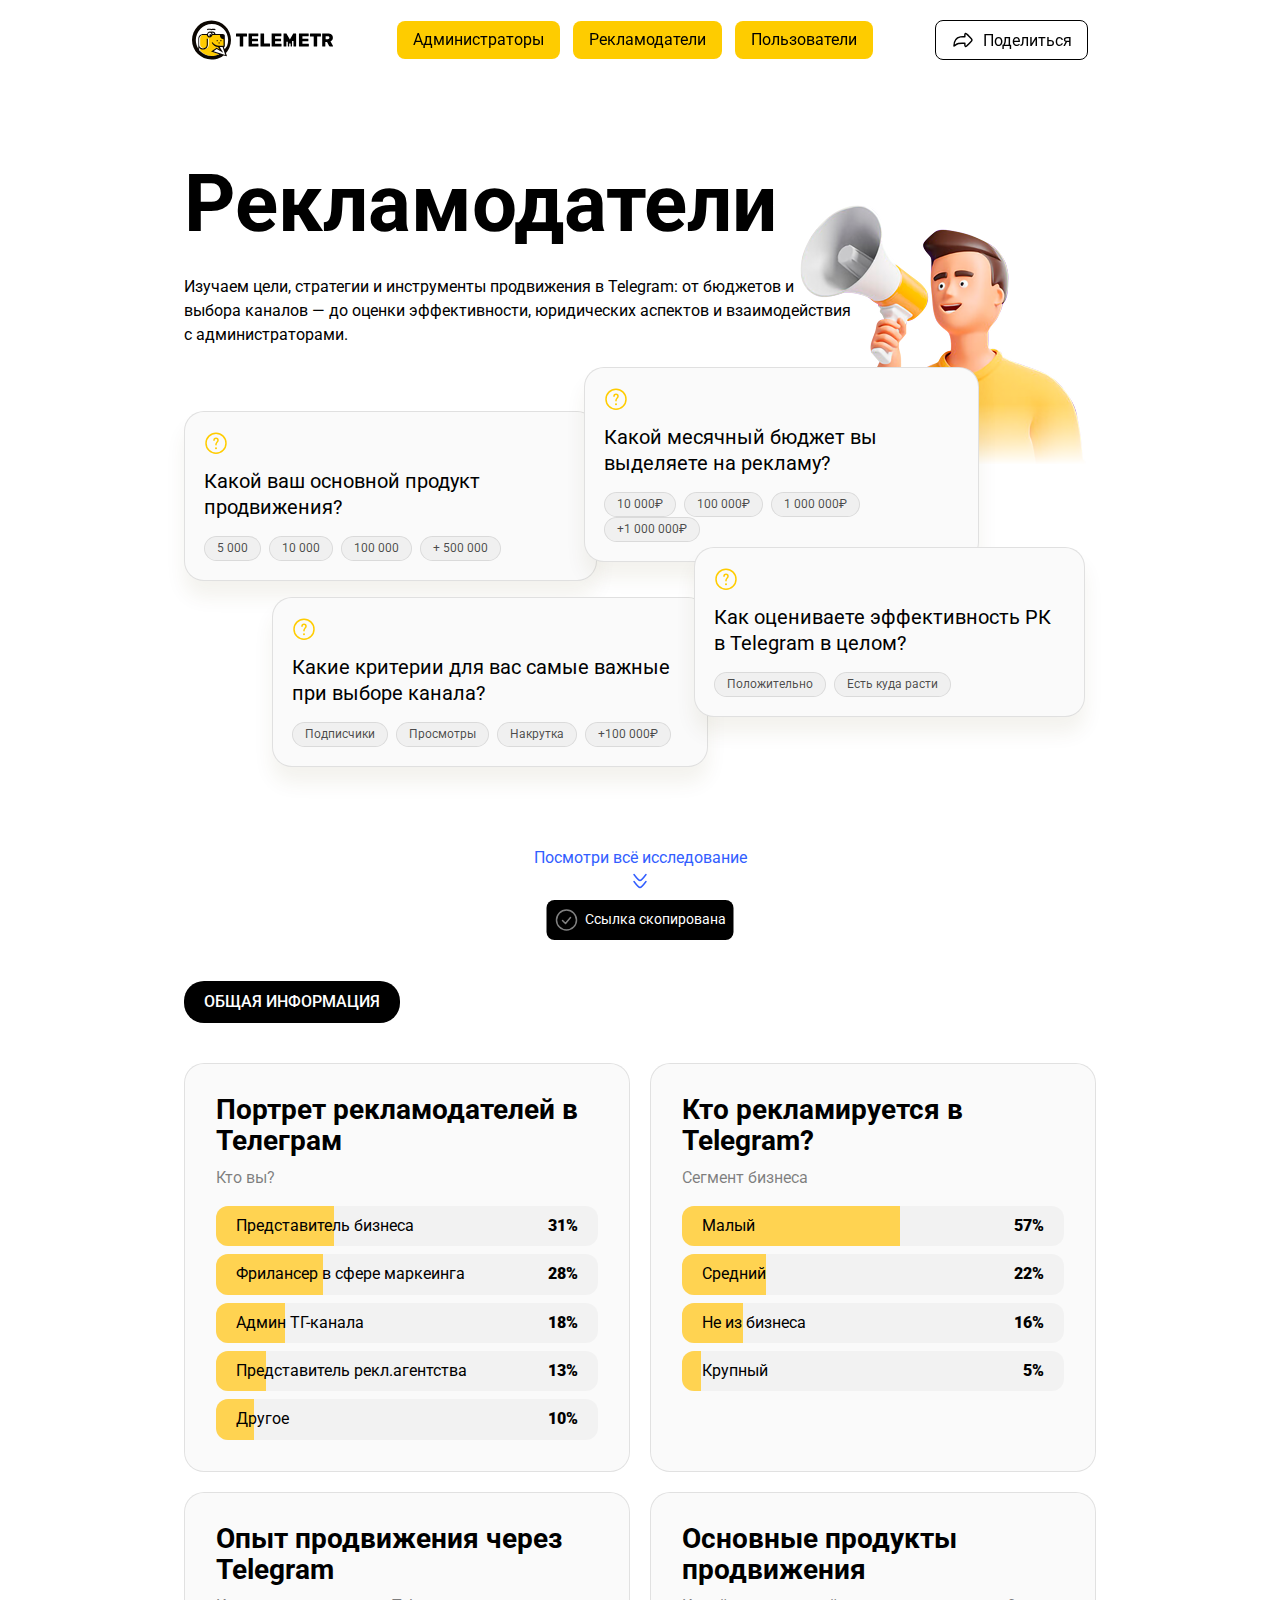
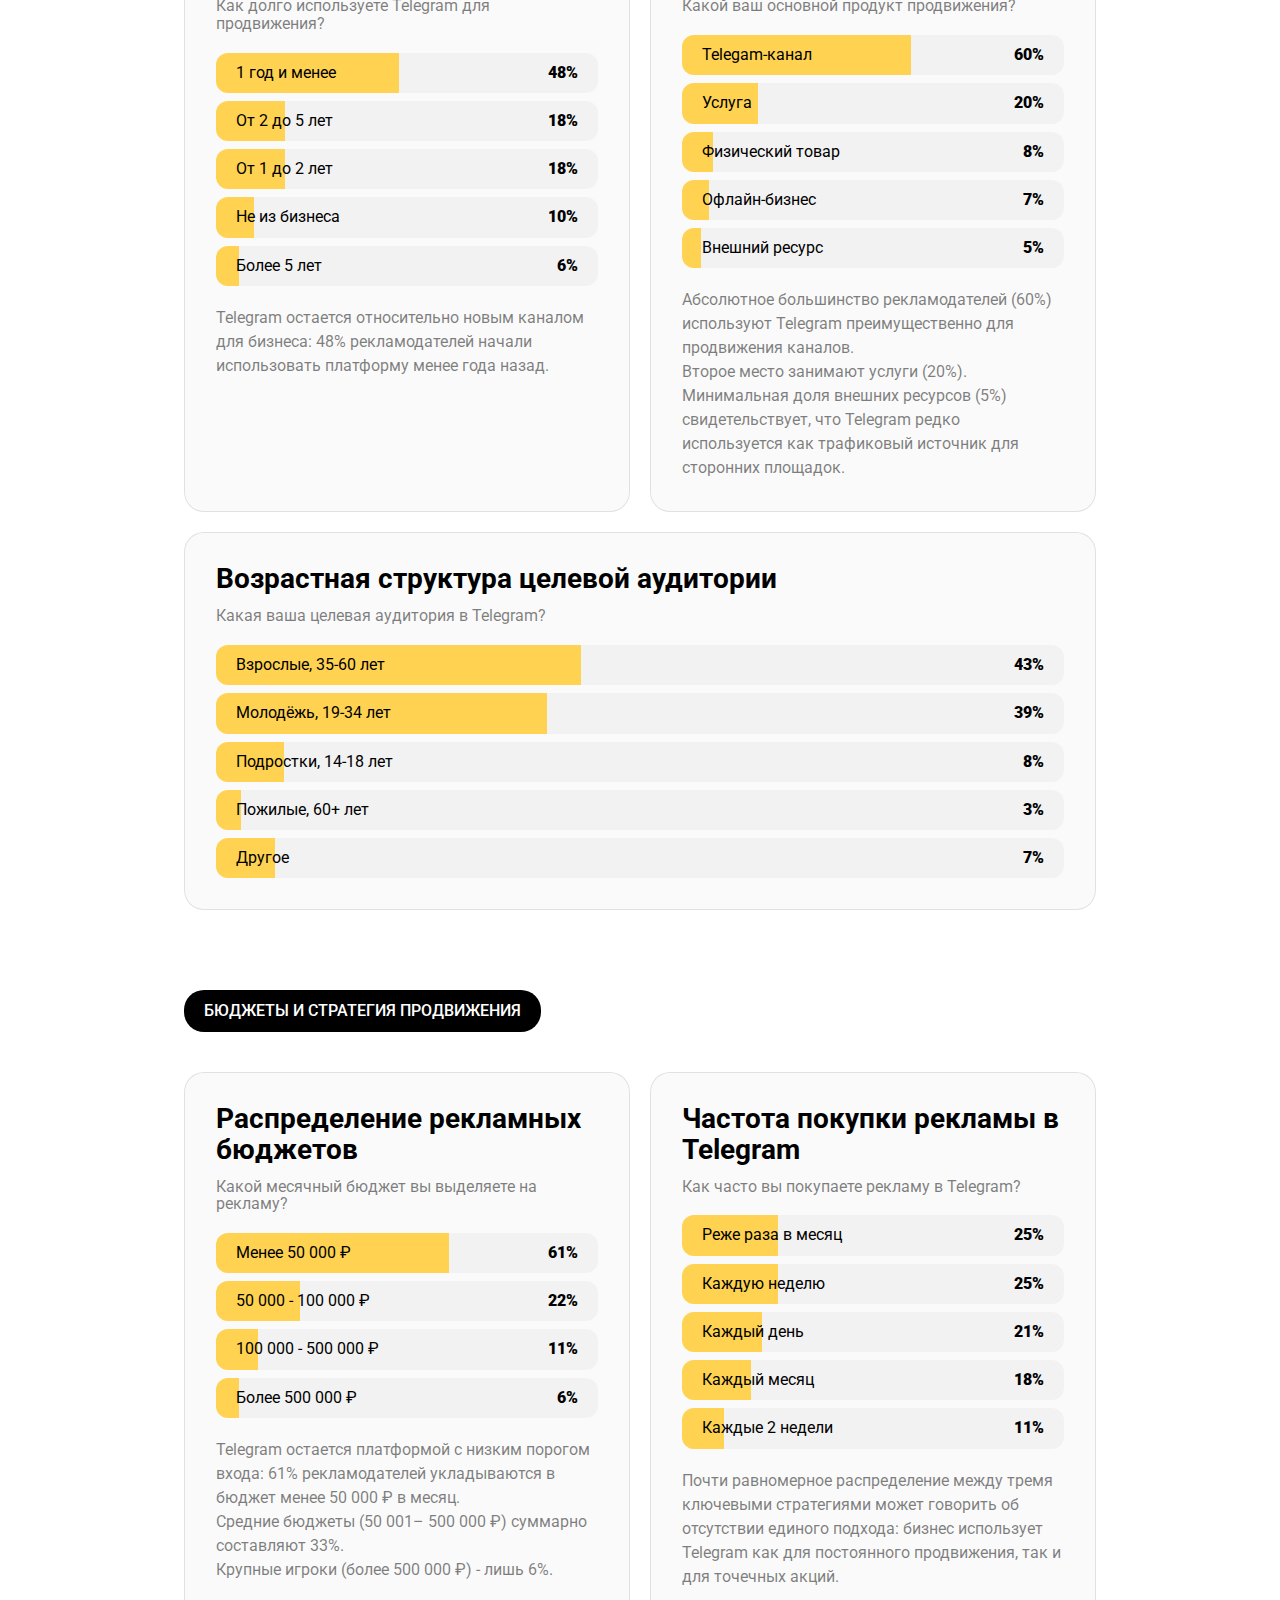
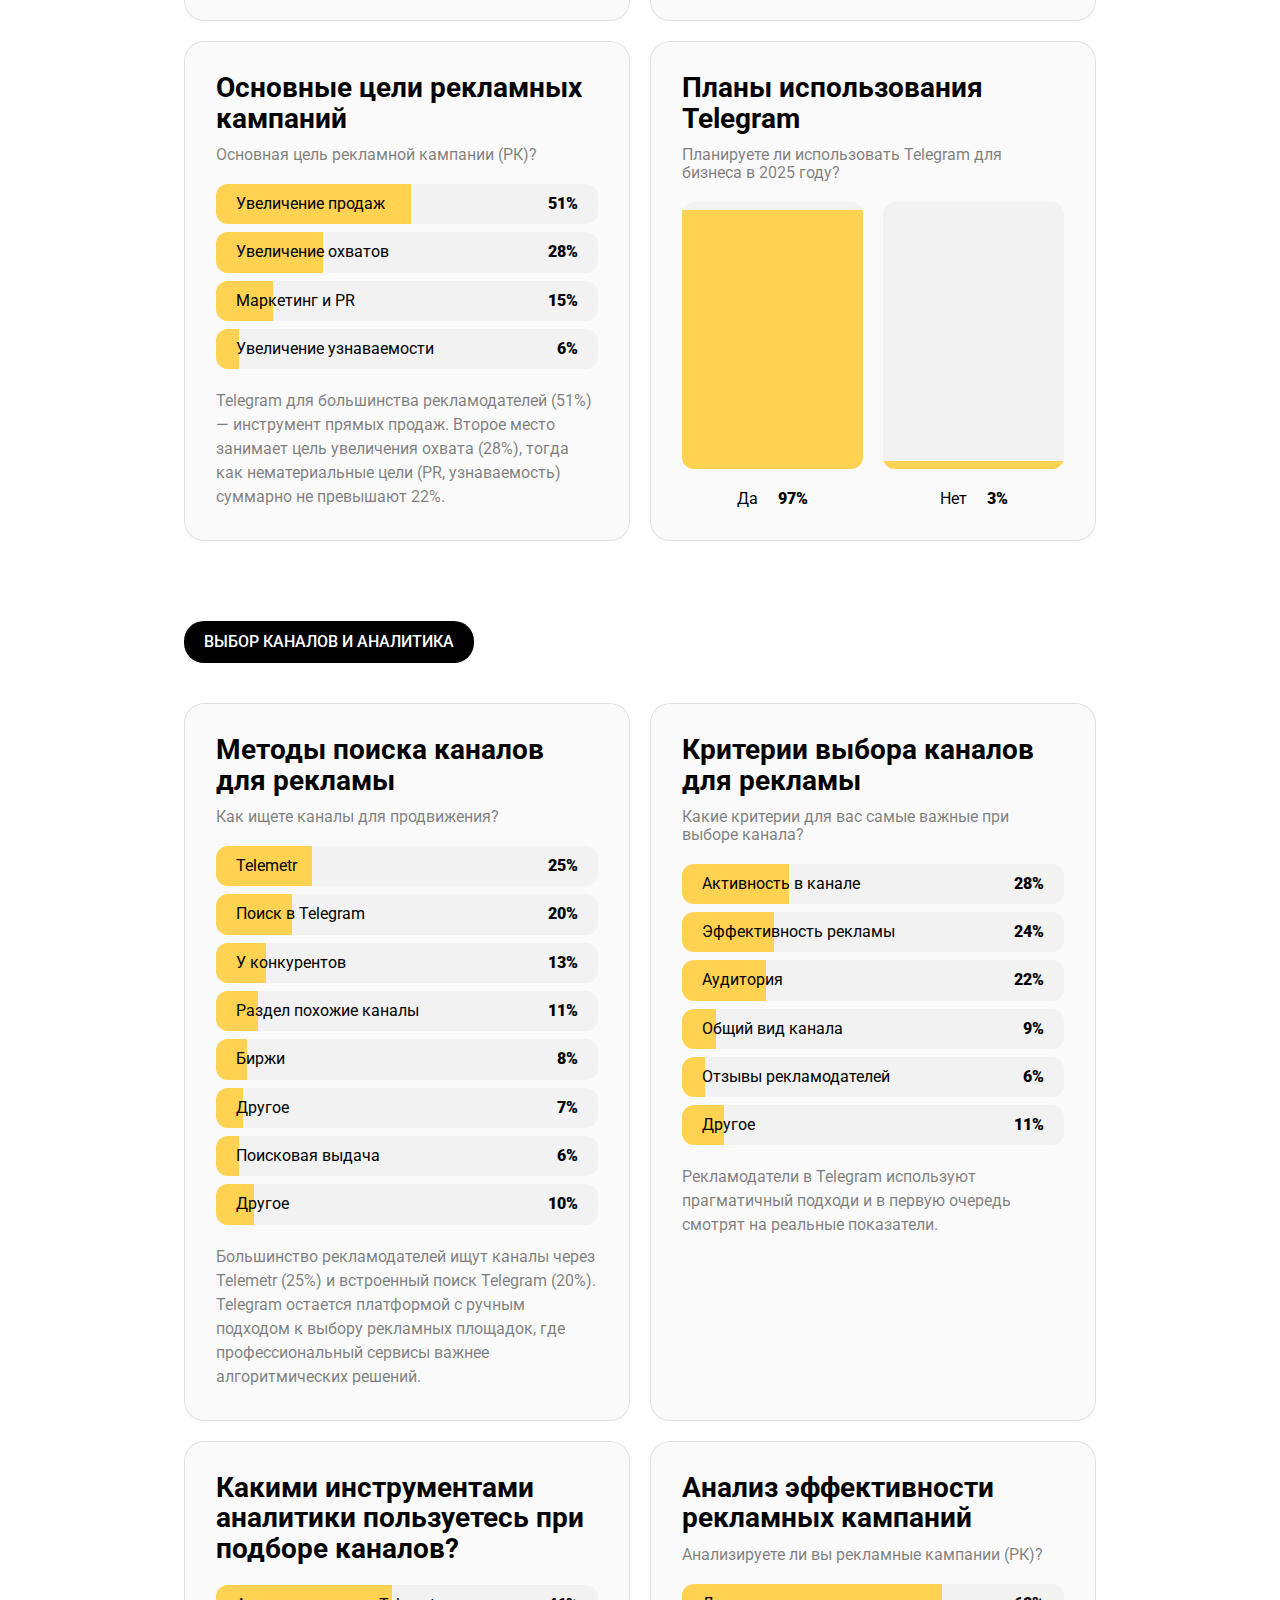
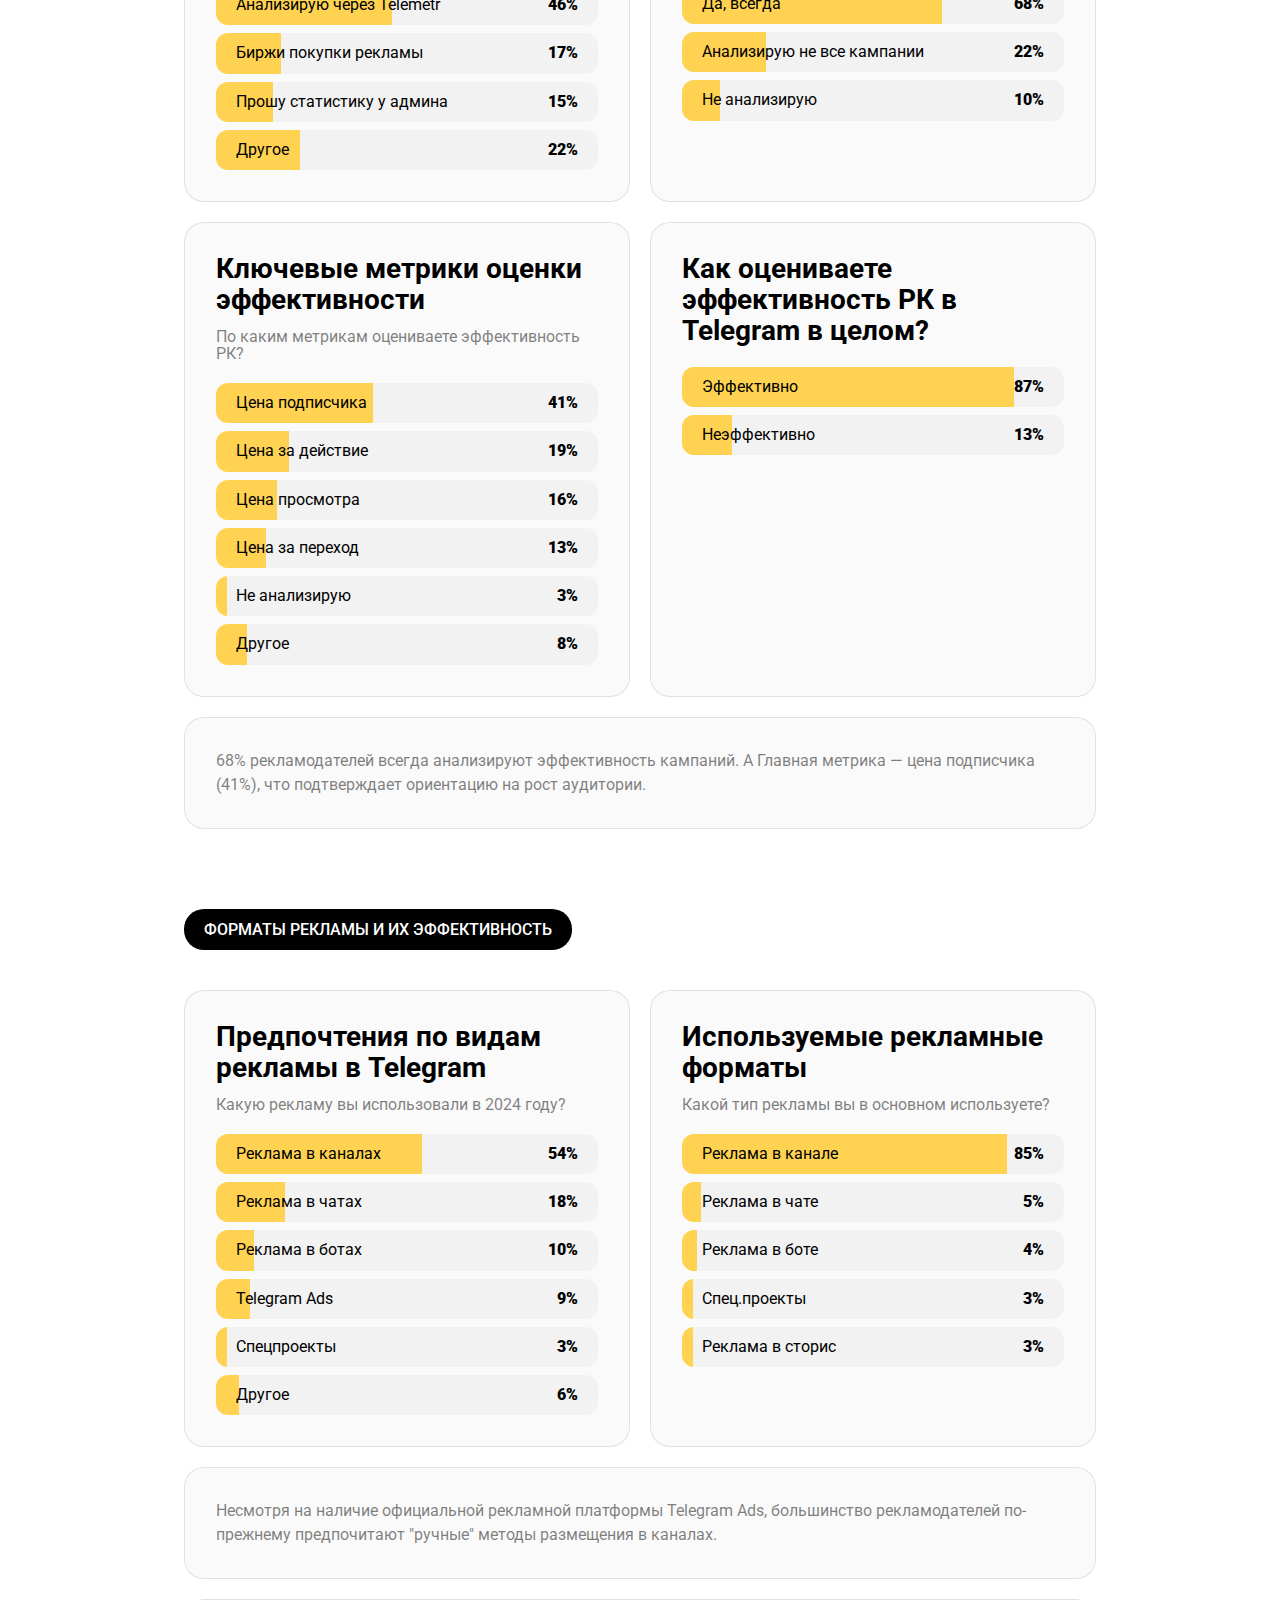
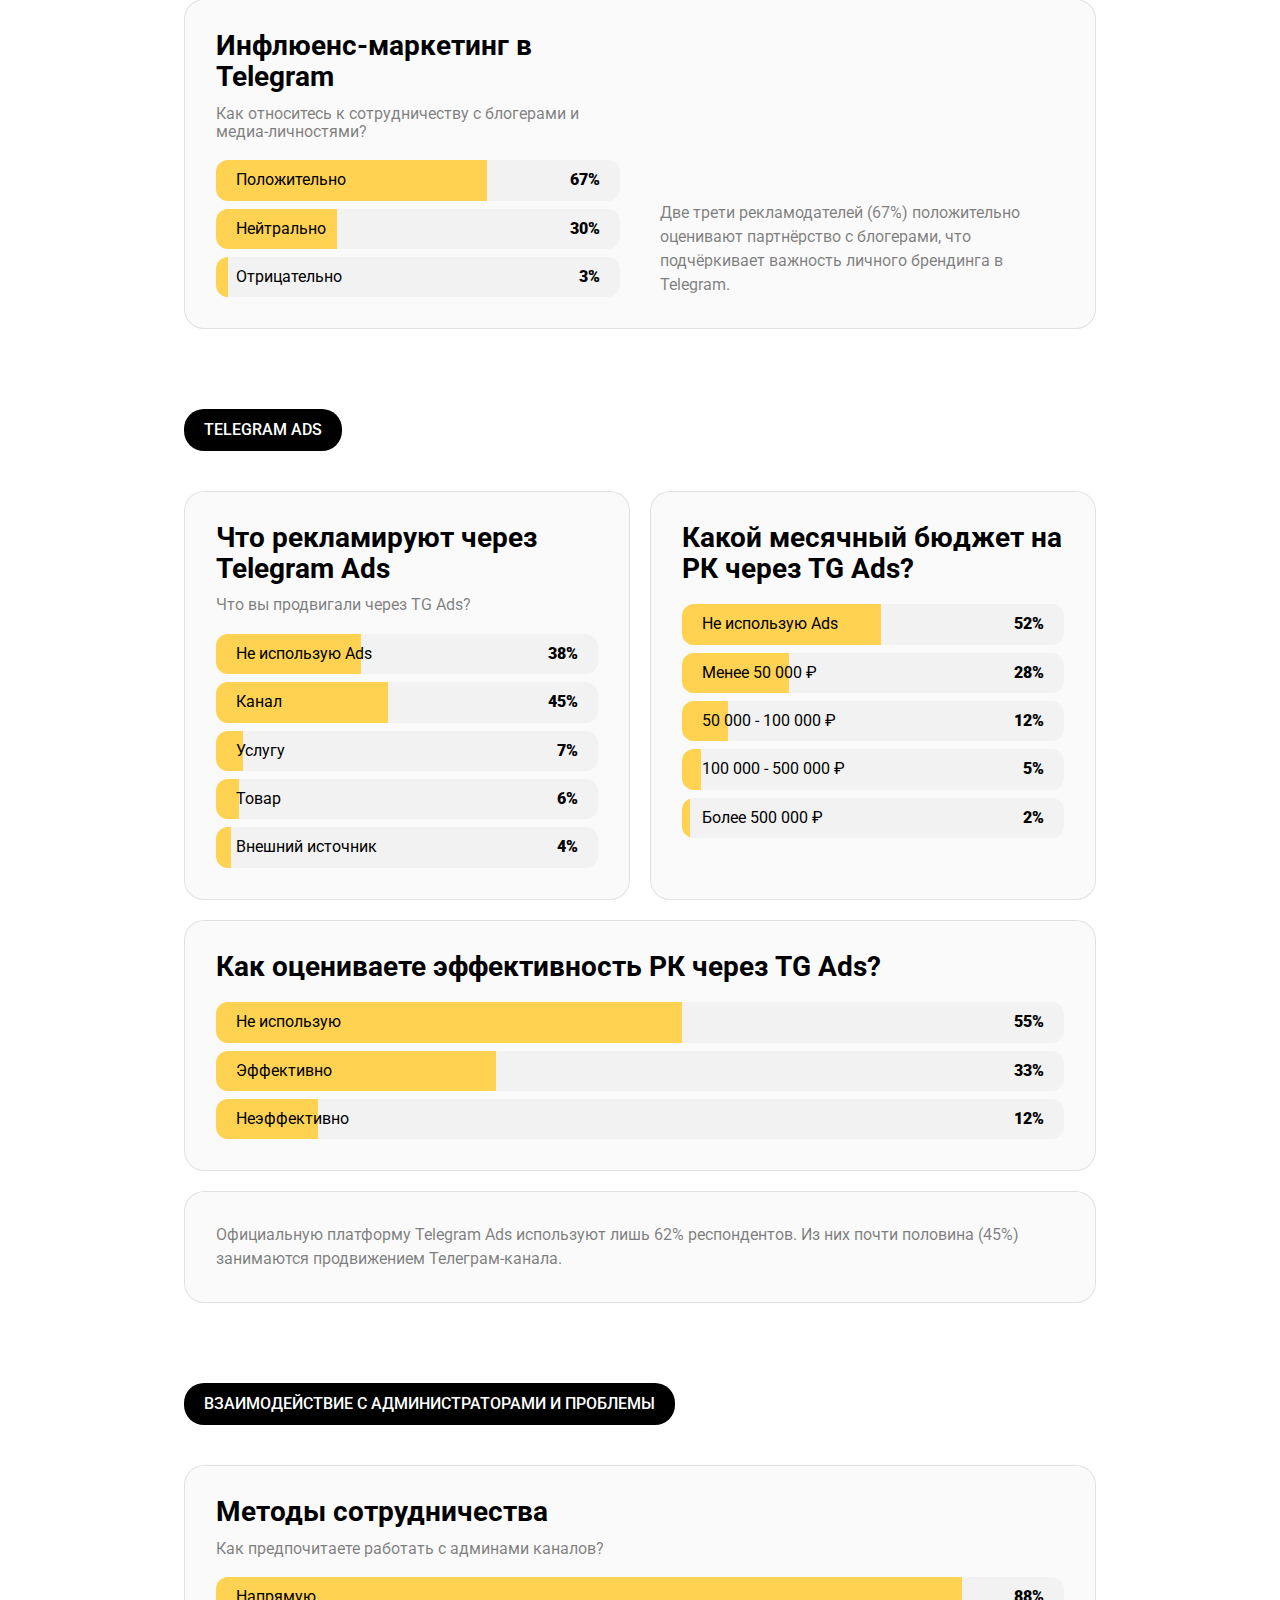
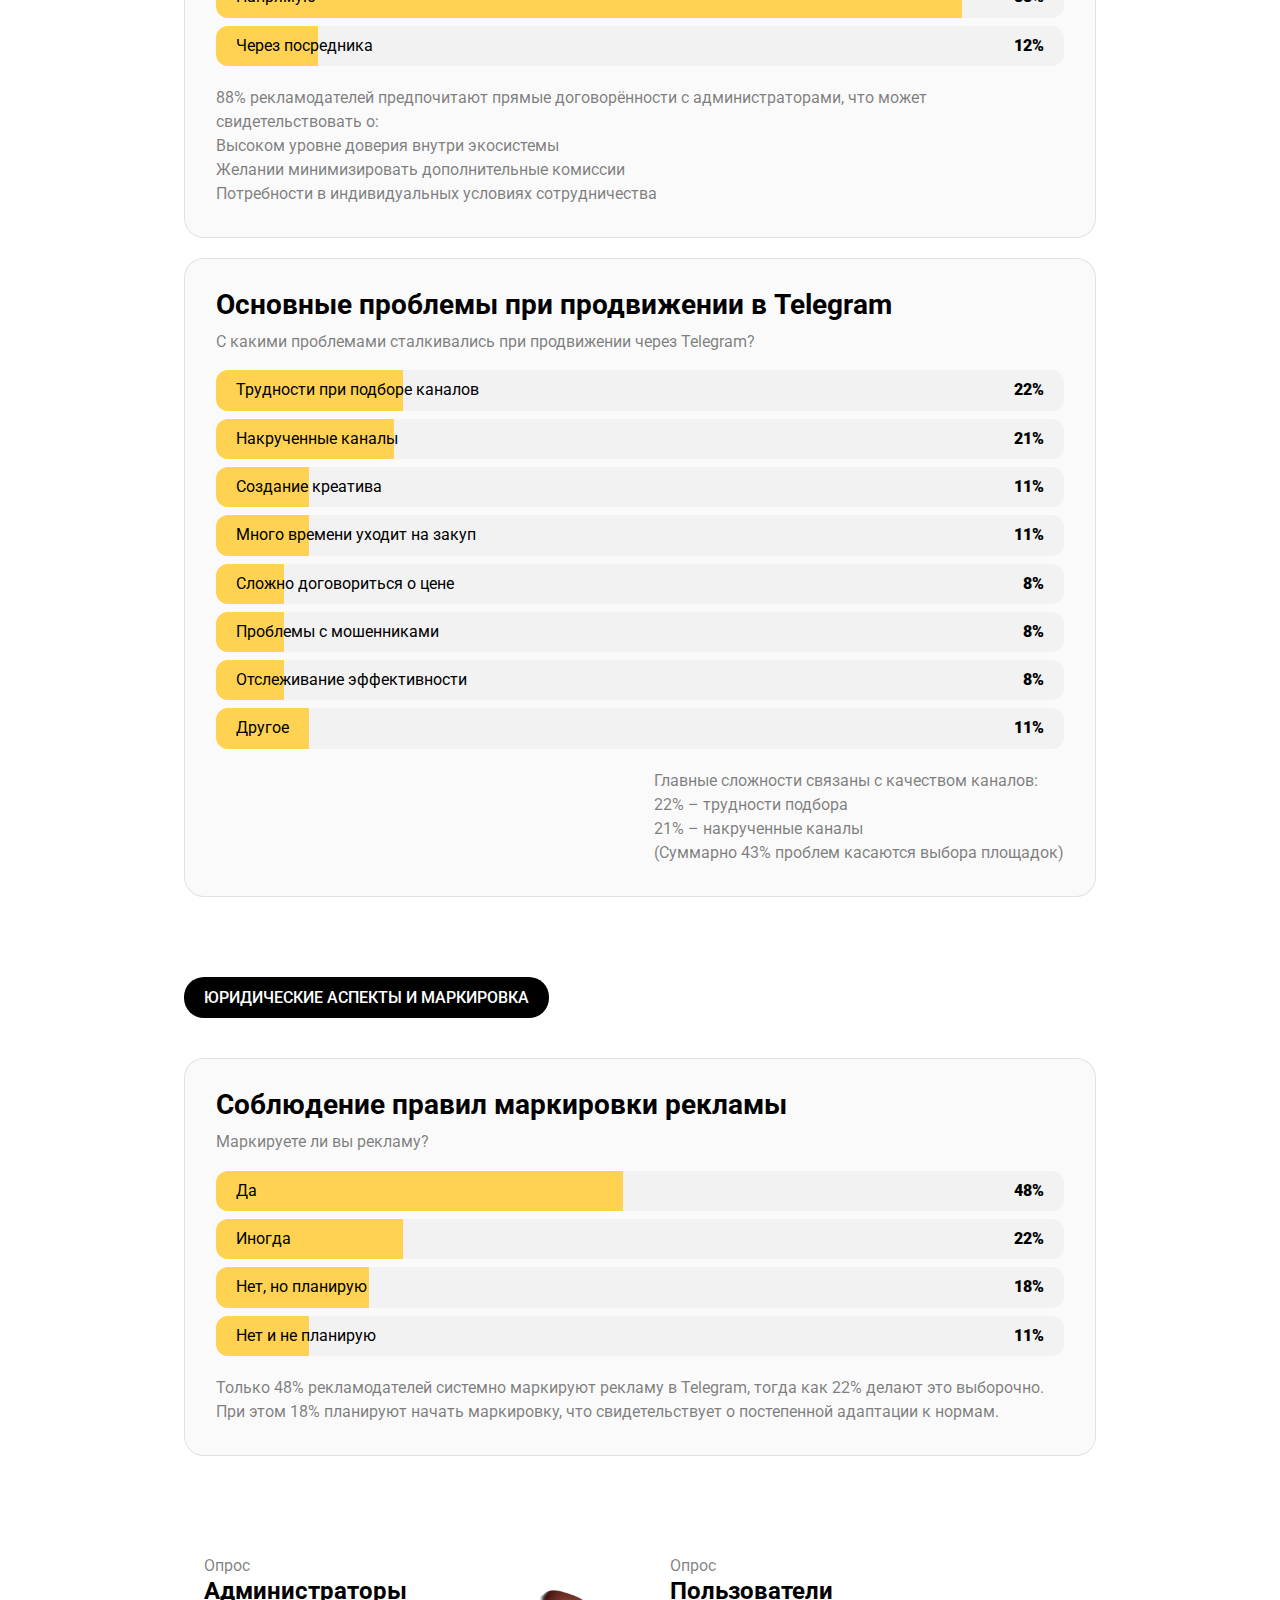
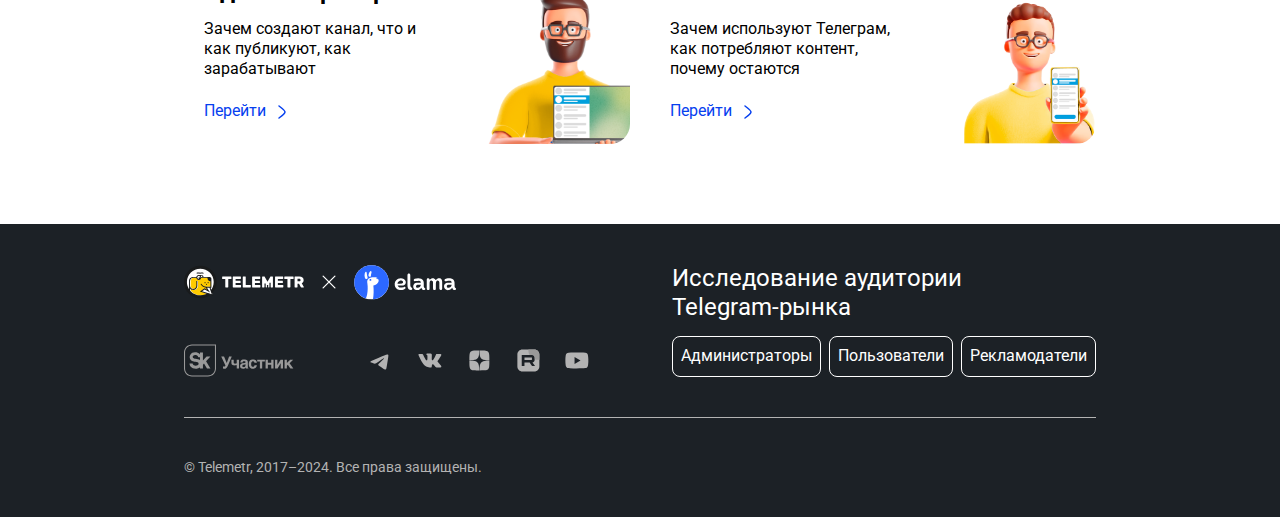
<file: advert/index.html>
<!DOCTYPE html>
<html lang="en">
<head>
	<meta charset="UTF-8">
	<meta name="viewport" content="width=device-width, initial-scale=1.0">
	<title>Telemetr</title>
	<link rel="stylesheet" href="/css/base.css">
	<link rel="stylesheet" href="/css/info.css">
</head>
<body class="info advert">
	<div id="share-popup" style="animation-play-state: paused;">
		<svg xmlns="http://www.w3.org/2000/svg" width="24" height="24" viewBox="0 0 24 24"><g fill="none" stroke="currentColor" stroke-width="1.5"><path stroke-linecap="round" stroke-linejoin="round" d="m8 12.5l3 3l5-6"/><circle cx="12" cy="12" r="10"/></g></svg>
		Ссылка скопирована
	</div>

	<nav class="nav container">
		<a href="/">
			<img src="/images/svg/Logo.svg" alt="Telemetr">
		</a>

		<div class="nav-buttons">
			<a href="/admin">Администраторы</a>
			<a href="/advert">Рекламодатели</a>
			<a href="/user">Пользователи</a>
		</div>

		<button type="button" class="nav-share" id="share">
			<svg width="24" height="24" viewBox="0 0 24 24" fill="none" xmlns="http://www.w3.org/2000/svg">
				<path d="M19.1918 9.44118L17.2265 7.46899C15.8104 6.04799 15.2554 5.28357 14.4886 5.55381C13.5325 5.89077 13.8472 8.01692 13.8472 8.73471C12.3607 8.73471 10.8152 8.60259 9.34985 8.87787C4.51259 9.78664 3 13.7153 3 18C4.3691 17.0302 5.73683 15.997 7.38233 15.5476C9.43637 14.9865 11.7304 15.2542 13.8472 15.2542C13.8472 15.972 13.5325 18.0982 14.4886 18.4351C15.3575 18.7413 15.8104 17.9409 17.2265 16.5199L19.1918 14.5477C20.3973 13.338 21 12.7332 21 11.9945C21 11.2558 20.3973 10.6509 19.1918 9.44118Z" stroke="currentColor" stroke-width="1.5" stroke-linecap="round" stroke-linejoin="round"/>
			</svg>
			Поделиться
		</button>

		<label class="nav-mobile-button">
			<input type="checkbox" id="nav-mobile-checkbox">
		</label>
		<div class="nav-mobile-dropdown">
			<div class="nav-mobile-dropdown-links">
				<a href="/admin">Администраторы</a>
				<a href="/advert">Рекламодатели</a>
				<a href="/user">Пользователи</a>
			</div>

			<button type="button" class="nav-share mobile">
				<svg width="24" height="24" viewBox="0 0 24 24" fill="none" xmlns="http://www.w3.org/2000/svg">
					<path d="M19.1918 9.44118L17.2265 7.46899C15.8104 6.04799 15.2554 5.28357 14.4886 5.55381C13.5325 5.89077 13.8472 8.01692 13.8472 8.73471C12.3607 8.73471 10.8152 8.60259 9.34985 8.87787C4.51259 9.78664 3 13.7153 3 18C4.3691 17.0302 5.73683 15.997 7.38233 15.5476C9.43637 14.9865 11.7304 15.2542 13.8472 15.2542C13.8472 15.972 13.5325 18.0982 14.4886 18.4351C15.3575 18.7413 15.8104 17.9409 17.2265 16.5199L19.1918 14.5477C20.3973 13.338 21 12.7332 21 11.9945C21 11.2558 20.3973 10.6509 19.1918 9.44118Z" stroke="currentColor" stroke-width="1.5" stroke-linecap="round" stroke-linejoin="round"/>
				</svg>
				Поделиться
			</button>
		</div>
	</nav>

	<header class="header">
		<div class="container header-content">
			<div class="header-body">
				<div class="header-body-header">
					<h1>Рекламодатели</h1>
					<h2>Изучаем цели, стратегии и инструменты продвижения в Telegram: от бюджетов и выбора каналов — до оценки эффективности, юридических аспектов и взаимодействия с администраторами.</h2>
				</div>

				<img src="/images/png/info-advert.png" alt="">

				<div class="header-body-questions">
					<div class="header-body-question tl">
						<div class="header-body-question-top">
							<img src="/images/svg/question-icon.svg" alt="">
							Какой ваш основной продукт продвижения?
						</div>
						<div class="header-body-question-options">
							<p class="header-body-question-option">5 000</p>
							<p class="header-body-question-option">10 000</p>
							<p class="header-body-question-option">100 000</p>
							<p class="header-body-question-option">+ 500 000</p>
						</div>
					</div>
					<div class="header-body-question tr">
						<div class="header-body-question-top">
							<img src="/images/svg/question-icon.svg" alt="">
							Какой месячный бюджет вы выделяете на рекламу?

						</div>
						<div class="header-body-question-options">
							<p class="header-body-question-option">10 000₽</p>
							<p class="header-body-question-option">100 000₽</p>
							<p class="header-body-question-option">1 000 000₽</p>
							<p class="header-body-question-option">+1 000 000₽</p>
						</div>
					</div>
					<div class="header-body-question bl">
						<div class="header-body-question-top">
							<img src="/images/svg/question-icon.svg" alt="">
							Какие критерии для вас самые важные при выборе канала?
						</div>
						<div class="header-body-question-options">
							<p class="header-body-question-option">Подписчики</p>
							<p class="header-body-question-option">Просмотры</p>
							<p class="header-body-question-option">Накрутка</p>
							<p class="header-body-question-option">+100 000₽</p>
						</div>
					</div>
					<div class="header-body-question br">
						<div class="header-body-question-top">
							<img src="/images/svg/question-icon.svg" alt="">
							Как оцениваете эффективность РК в Telegram в целом?
						</div>
						<div class="header-body-question-options">
							<p class="header-body-question-option">Положительно</p>
							<p class="header-body-question-option">Есть куда расти</p>
						</div>
					</div>
				</div>
			</div>

			<div class="header-bottom">
				Посмотри всё исследование
				<div class="header-bottom-arrow">
					<img src="/images/svg/arrow-down.svg" alt="">
				</div>
			</div>
		</div>
	</header>
	<main class="main">
		<div class="container main-content">

			<section class="section">
				<h3>Общая информация</h3>

				<div class="section-body">
					<div class="section-block">
						<div class="block-content">
							<div class="block-header">
								<p class="block-header-heading">Портрет рекламодателей в Телеграм</p>
								Кто вы?
							</div>

							<div class="block-bars">
								<div class="block-bar" style="--fill: 31%">
									Представитель бизнеса
									<p class="block-percent">31%</p>
								</div>
								<div class="block-bar" style="--fill: 28%">
									Фрилансер в сфере маркеинга
									<p class="block-percent">28%</p>
								</div>
								<div class="block-bar" style="--fill: 18%">
									Админ ТГ-канала
									<p class="block-percent">18%</p>
								</div>
								<div class="block-bar" style="--fill: 13%">
									Представитель рекл.агентства
									<p class="block-percent">13%</p>
								</div>
								<div class="block-bar" style="--fill: 10%">
									Другое
									<p class="block-percent">10%</p>
								</div>
							</div>
						</div>
					</div>

					<div class="section-block">
						<div class="block-content">
							<div class="block-header">
								<p class="block-header-heading">Кто рекламируется в Telegram?</p>
								Сегмент бизнеса
							</div>

							<div class="block-bars">
								<div class="block-bar" style="--fill: 57%">
									Малый
									<p class="block-percent">57%</p>
								</div>
								<div class="block-bar" style="--fill: 22%">
									Средний
									<p class="block-percent">22%</p>
								</div>
								<div class="block-bar" style="--fill: 16%">
									Не из бизнеса
									<p class="block-percent">16%</p>
								</div>
								<div class="block-bar" style="--fill: 5%">
									Крупный
									<p class="block-percent">5%</p>
								</div>
							</div>
						</div>
					</div>

					<div class="section-block">
						<div class="block-content">
							<div class="block-header">
								<p class="block-header-heading">Опыт продвижения через Telegram</p>
								Как долго используете Telegram для продвижения?
							</div>

							<div class="block-bars">
								<div class="block-bar" style="--fill: 48%">
									1 год и менее
									<p class="block-percent">48%</p>
								</div>
								<div class="block-bar" style="--fill: 18%">
									От 2 до 5 лет
									<p class="block-percent">18%</p>
								</div>
								<div class="block-bar" style="--fill: 18%">
									От 1 до 2 лет
									<p class="block-percent">18%</p>
								</div>
								<div class="block-bar" style="--fill: 10%">
									Не из бизнеса
									<p class="block-percent">10%</p>
								</div>
								<div class="block-bar" style="--fill: 6%">
									Более 5 лет
									<p class="block-percent">6%</p>
								</div>
							</div>

							<p class="block-description">Telegram остается относительно новым каналом для бизнеса: 48% рекламодателей начали использовать платформу менее года назад.</p>
						</div>
					</div>

					<div class="section-block">
						<div class="block-content">
							<div class="block-header">
								<p class="block-header-heading">Основные продукты продвижения</p>
								Какой ваш основной продукт продвижения?
							</div>

							<div class="block-bars">
								<div class="block-bar" style="--fill: 60%">
									Telegam-канал
									<p class="block-percent">60%</p>
								</div>
								<div class="block-bar" style="--fill: 20%">
									Услуга
									<p class="block-percent">20%</p>
								</div>
								<div class="block-bar" style="--fill: 8%">
									Физический товар
									<p class="block-percent">8%</p>
								</div>
								<div class="block-bar" style="--fill: 7%">
									Офлайн-бизнес
									<p class="block-percent">7%</p>
								</div>
								<div class="block-bar" style="--fill: 5%">
									Внешний ресурс
									<p class="block-percent">5%</p>
								</div>
							</div>

							<p class="block-description">
								Абсолютное большинство рекламодателей (60%) используют Telegram преимущественно для продвижения каналов.<br>
								Второе место занимают услуги (20%). Минимальная доля внешних ресурсов (5%) свидетельствует, что Telegram редко используется как трафиковый источник для сторонних площадок.
							</p>
						</div>
					</div>

					<div class="section-block full-cols">
						<div class="block-content">
							<div class="block-header">
								<p class="block-header-heading">Возрастная структура целевой аудитории</p>
								Какая ваша целевая аудитория в Telegram?
							</div>

							<div class="block-bars">
								<div class="block-bar" style="--fill: 43%">
									Взрослые, 35-60 лет
									<p class="block-percent">43%</p>
								</div>
								<div class="block-bar" style="--fill: 39%">
									Молодёжь, 19-34 лет
									<p class="block-percent">39%</p>
								</div>
								<div class="block-bar" style="--fill: 8%">
									Подростки, 14-18 лет
									<p class="block-percent">8%</p>
								</div>
								<div class="block-bar" style="--fill: 3%">
									Пожилые, 60+ лет
									<p class="block-percent">3%</p>
								</div>
								<div class="block-bar" style="--fill: 7%">
									Другое
									<p class="block-percent">7%</p>
								</div>
							</div>
						</div>
					</div>

				</div>
			</section>

			<section class="section">
				<h3>Бюджеты и стратегия продвижения</h3>

				<div class="section-body">
					<div class="section-block">
						<div class="block-content">
							<div class="block-header">
								<p class="block-header-heading">Распределение рекламных бюджетов</p>
								Какой месячный бюджет вы выделяете на рекламу?
							</div>

							<div class="block-bars">
								<div class="block-bar" style="--fill: 61%">
									Менее 50 000 ₽
									<p class="block-percent">61%</p>
								</div>
								<div class="block-bar" style="--fill: 22%">
									50 000 - 100 000 ₽
									<p class="block-percent">22%</p>
								</div>
								<div class="block-bar" style="--fill: 11%">
									100 000 - 500 000 ₽
									<p class="block-percent">11%</p>
								</div>
								<div class="block-bar" style="--fill: 6%">
									Более 500 000 ₽
									<p class="block-percent">6%</p>
								</div>
							</div>

							<div class="block-description">
								Telegram остается платформой с низким порогом входа: 61% рекламодателей укладываются в бюджет менее 50 000 ₽ в месяц.
								<ul>
									<li>Средние бюджеты (50 001– 500 000 ₽) суммарно составляют 33%.</li>
									<li>Крупные игроки (более 500 000 ₽) - лишь 6%.</li>
								</ul>
							</div>
						</div>
					</div>

					<div class="section-block">
						<div class="block-content">
							<div class="block-header">
								<p class="block-header-heading">Частота покупки рекламы в Telegram</p>
								Как часто вы покупаете рекламу в Telegram?
							</div>

							<div class="block-bars">
								<div class="block-bar" style="--fill: 25%">
									Реже раза в месяц
									<p class="block-percent">25%</p>
								</div>
								<div class="block-bar" style="--fill: 25%">
									Каждую неделю
									<p class="block-percent">25%</p>
								</div>
								<div class="block-bar" style="--fill: 21%">
									Каждый день
									<p class="block-percent">21%</p>
								</div>
								<div class="block-bar" style="--fill: 18%">
									Каждый месяц
									<p class="block-percent">18%</p>
								</div>
								<div class="block-bar" style="--fill: 11%">
									Каждые 2 недели
									<p class="block-percent">11%</p>
								</div>
							</div>

							<p class="block-description">Почти равномерное распределение между тремя ключевыми стратегиями может говорить об отсутствии единого подхода: бизнес использует Telegram как для постоянного продвижения, так и для точечных акций.</p>
						</div>
					</div>

					<div class="section-block">
						<div class="block-content">
							<div class="block-header">
								<p class="block-header-heading">Основные цели рекламных кампаний</p>
								Основная цель рекламной кампании (РК)?
							</div>

							<div class="block-bars">
								<div class="block-bar" style="--fill: 51%">
									Увеличение продаж
									<p class="block-percent">51%</p>
								</div>
								<div class="block-bar" style="--fill: 28%">
									Увеличение охватов
									<p class="block-percent">28%</p>
								</div>
								<div class="block-bar" style="--fill: 15%">
									Маркетинг и PR
									<p class="block-percent">15%</p>
								</div>
								<div class="block-bar" style="--fill: 6%">
									Увеличение узнаваемости
									<p class="block-percent">6%</p>
								</div>
							</div>

							<p class="block-description">Telegram для большинства рекламодателей (51%) — инструмент прямых продаж. Второе место занимает цель увеличения охвата (28%), тогда как нематериальные цели (PR, узнаваемость) суммарно не превышают 22%.</p>
						</div>
					</div>

					<div class="section-block">
						<div class="block-content">
							<div class="block-header">
								<p class="block-header-heading">Планы использования Telegram</p>
								Планируете ли использовать Telegram для бизнеса в 2025 году?
							</div>

							<div class="block-bars vertical">
								<div class="block-bars-vertical-elem">
									<div class="block-bar vertical" style="--fill: 97%"></div>
									<div class="block-bar-vertical-text">
										Да
										<p class="block-percent">97%</p>
									</div>
								</div>

								<div class="block-bars-vertical-elem">
									<div class="block-bar vertical" style="--fill: 3%"></div>
									<div class="block-bar-vertical-text">
										Нет
										<p class="block-percent">3%</p>
									</div>
								</div>
							</div>
						</div>
					</div>

				</div>
			</section>

			<section class="section">
				<h3>Выбор каналов и аналитика</h3>

				<div class="section-body">
					<div class="section-block">
						<div class="block-content">
							<div class="block-header">
								<p class="block-header-heading">Методы поиска каналов для рекламы</p>
								Как ищете каналы для продвижения?
							</div>

							<div class="block-bars">
								<div class="block-bar" style="--fill: 25%">
									Telemetr
									<p class="block-percent">25%</p>
								</div>
								<div class="block-bar" style="--fill: 20%">
									Поиск в Telegram
									<p class="block-percent">20%</p>
								</div>
								<div class="block-bar" style="--fill: 13%">
									У конкурентов
									<p class="block-percent">13%</p>
								</div>
								<div class="block-bar" style="--fill: 11%">
									Раздел похожие каналы
									<p class="block-percent">11%</p>
								</div>
								<div class="block-bar" style="--fill: 8%">
									Биржи
									<p class="block-percent">8%</p>
								</div>
								<div class="block-bar" style="--fill: 7%">
									Другое
									<p class="block-percent">7%</p>
								</div>
								<div class="block-bar" style="--fill: 6%">
									Поисковая выдача
									<p class="block-percent">6%</p>
								</div>
								<div class="block-bar" style="--fill: 10%">
									Другое
									<p class="block-percent">10%</p>
								</div>
							</div>

							<p class="block-description">Большинство рекламодателей ищут каналы через Telemetr (25%) и встроенный поиск Telegram (20%). Telegram остается платформой с ручным подходом к выбору рекламных площадок, где профессиональный сервисы важнее алгоритмических решений.</p>
						</div>
					</div>

					<div class="section-block">
						<div class="block-content">
							<div class="block-header">
								<p class="block-header-heading">Критерии выбора каналов для рекламы</p>
								Какие критерии для вас самые важные при выборе канала?
							</div>

							<div class="block-bars">
								<div class="block-bar" style="--fill: 28%">
									Активность в канале
									<p class="block-percent">28%</p>
								</div>
								<div class="block-bar" style="--fill: 24%">
									Эффективность рекламы
									<p class="block-percent">24%</p>
								</div>
								<div class="block-bar" style="--fill: 22%">
									Аудитория
									<p class="block-percent">22%</p>
								</div>
								<div class="block-bar" style="--fill: 9%">
									Общий вид канала
									<p class="block-percent">9%</p>
								</div>
								<div class="block-bar" style="--fill: 6%">
									Отзывы рекламодателей
									<p class="block-percent">6%</p>
								</div>
								<div class="block-bar" style="--fill: 11%">
									Другое
									<p class="block-percent">11%</p>
								</div>
							</div>

							<p class="block-description">Рекламодатели в Telegram используют прагматичный подходи и в первую очередь смотрят на реальные показатели.</p>
						</div>
					</div>

					<div class="section-block">
						<div class="block-content">
							<div class="block-header">
								<p class="block-header-heading">Какими инструментами аналитики пользуетесь при подборе каналов?</p>
							</div>

							<div class="block-bars">
								<div class="block-bar" style="--fill: 46%">
									Анализирую через Telemetr
									<p class="block-percent">46%</p>
								</div>
								<div class="block-bar" style="--fill: 17%">
									Биржи покупки рекламы
									<p class="block-percent">17%</p>
								</div>
								<div class="block-bar" style="--fill: 15%">
									Прошу статистику у админа
									<p class="block-percent">15%</p>
								</div>
								<div class="block-bar" style="--fill: 22%">
									Другое
									<p class="block-percent">22%</p>
								</div>
							</div>
						</div>
					</div>

					<div class="section-block">
						<div class="block-content">
							<div class="block-header">
								<p class="block-header-heading">Анализ эффективности рекламных кампаний</p>
								Анализируете ли вы рекламные кампании (РК)?
							</div>

							<div class="block-bars">
								<div class="block-bar" style="--fill: 68%">
									Да, всегда
									<p class="block-percent">68%</p>
								</div>
								<div class="block-bar" style="--fill: 22%">
									Анализирую не все кампании
									<p class="block-percent">22%</p>
								</div>
								<div class="block-bar" style="--fill: 10%">
									Не анализирую
									<p class="block-percent">10%</p>
								</div>
							</div>
						</div>
					</div>

					<div class="section-block">
						<div class="block-content">
							<div class="block-header">
								<p class="block-header-heading">Ключевые метрики оценки эффективности</p>
								По каким метрикам оцениваете эффективность РК?
							</div>

							<div class="block-bars">
								<div class="block-bar" style="--fill: 41%">
									Цена подписчика
									<p class="block-percent">41%</p>
								</div>
								<div class="block-bar" style="--fill: 19%">
									Цена за действие
									<p class="block-percent">19%</p>
								</div>
								<div class="block-bar" style="--fill: 16%">
									Цена просмотра
									<p class="block-percent">16%</p>
								</div>
								<div class="block-bar" style="--fill: 13%">
									Цена за переход
									<p class="block-percent">13%</p>
								</div>
								<div class="block-bar" style="--fill: 3%">
									Не анализирую
									<p class="block-percent">3%</p>
								</div>
								<div class="block-bar" style="--fill: 8%">
									Другое
									<p class="block-percent">8%</p>
								</div>
							</div>
						</div>
					</div>

					<div class="section-block">
						<div class="block-content">
							<div class="block-header">
								<p class="block-header-heading">Как оцениваете эффективность РК в Telegram в целом?</p>
							</div>

							<div class="block-bars">
								<div class="block-bar" style="--fill: 87%">
									Эффективно
									<p class="block-percent">87%</p>
								</div>
								<div class="block-bar" style="--fill: 13%">
									Неэффективно
									<p class="block-percent">13%</p>
								</div>
							</div>
						</div>
					</div>

					<div class="section-block full-cols">
						<p class="block-content block-description">68% рекламодателей всегда анализируют эффективность кампаний. А Главная метрика — цена подписчика (41%), что подтверждает ориентацию на рост аудитории.</p>
					</div>
				</div>
			</section>

			<section class="section">
				<h3>Форматы рекламы и их эффективность</h3>

				<div class="section-body">
					<div class="section-block">
						<div class="block-content">
							<div class="block-header">
								<p class="block-header-heading">Предпочтения по видам рекламы в Telegram</p>
								Какую рекламу вы использовали в 2024 году?
							</div>

							<div class="block-bars">
								<div class="block-bar" style="--fill: 54%">
									Реклама в каналах
									<p class="block-percent">54%</p>
								</div>
								<div class="block-bar" style="--fill: 18%">
									Реклама в чатах
									<p class="block-percent">18%</p>
								</div>
								<div class="block-bar" style="--fill: 10%">
									Реклама в ботах
									<p class="block-percent">10%</p>
								</div>
								<div class="block-bar" style="--fill: 9%">
									Telegram Ads
									<p class="block-percent">9%</p>
								</div>
								<div class="block-bar" style="--fill: 3%">
									Спецпроекты
									<p class="block-percent">3%</p>
								</div>
								<div class="block-bar" style="--fill: 6%">
									Другое
									<p class="block-percent">6%</p>
								</div>
							</div>
						</div>
					</div>
					<div class="section-block">
						<div class="block-content">
							<div class="block-header">
								<p class="block-header-heading">Используемые рекламные форматы</p>
								Какой тип рекламы вы в основном используете?
							</div>

							<div class="block-bars">
								<div class="block-bar" style="--fill: 85%">
									Реклама в канале
									<p class="block-percent">85%</p>
								</div>
								<div class="block-bar" style="--fill: 5%">
									Реклама в чате
									<p class="block-percent">5%</p>
								</div>
								<div class="block-bar" style="--fill: 4%">
									Реклама в боте
									<p class="block-percent">4%</p>
								</div>
								<div class="block-bar" style="--fill: 3%">
									Спец.проекты
									<p class="block-percent">3%</p>
								</div>
								<div class="block-bar" style="--fill: 3%">
									Реклама в сторис
									<p class="block-percent">3%</p>
								</div>
							</div>
						</div>
					</div>

					<div class="section-block full-cols">
						<p class="block-content block-description">Несмотря на наличие официальной рекламной платформы Telegram Ads, большинство рекламодателей по-прежнему предпочитают "ручные" методы размещения в каналах.</p>
					</div>

					<div class="section-block full-cols">
						<div class="block-content">
							<div class="block-header">
								<p class="block-header-heading">Инфлюенс-маркетинг в Telegram</p>
								Как относитесь к сотрудничеству с блогерами и медиа-личностями?
							</div>

							<div class="block-bars">
								<div class="block-bar" style="--fill: 67%">
									Положительно
									<p class="block-percent">67%</p>
								</div>
								<div class="block-bar" style="--fill: 30%">
									Нейтрально
									<p class="block-percent">30%</p>
								</div>
								<div class="block-bar" style="--fill: 3%">
									Отрицательно
									<p class="block-percent">3%</p>
								</div>
							</div>
						</div>

						<p class="block-content block-description">Две трети рекламодателей (67%) положительно оценивают партнёрство с блогерами, что подчёркивает важность личного брендинга в Telegram.</p>
					</div>
				</div>
			</section>

			<section class="section">
				<h3>Telegram Ads</h3>

				<div class="section-body">
					<div class="section-block">
						<div class="block-content">
							<div class="block-header">
								<p class="block-header-heading">Что рекламируют через Telegram Ads</p>
								Что вы продвигали через TG Ads?
							</div>

							<div class="block-bars">
								<div class="block-bar" style="--fill: 38%">
									Не использую Ads
									<p class="block-percent">38%</p>
								</div>
								<div class="block-bar" style="--fill: 45%">
									Канал
									<p class="block-percent">45%</p>
								</div>
								<div class="block-bar" style="--fill: 7%">
									Услугу
									<p class="block-percent">7%</p>
								</div>
								<div class="block-bar" style="--fill: 6%">
									Товар
									<p class="block-percent">6%</p>
								</div>
								<div class="block-bar" style="--fill: 4%">
									Внешний источник
									<p class="block-percent">4%</p>
								</div>
							</div>
						</div>
					</div>

					<div class="section-block">
						<div class="block-content">
							<div class="block-header">
								<p class="block-header-heading">Какой месячный бюджет на РК через TG Ads?</p>
							</div>

							<div class="block-bars">
								<div class="block-bar" style="--fill: 52%">
									Не использую Ads
									<p class="block-percent">52%</p>
								</div>
								<div class="block-bar" style="--fill: 28%">
									Менее 50 000 ₽
									<p class="block-percent">28%</p>
								</div>
								<div class="block-bar" style="--fill: 12%">
									50 000 - 100 000 ₽
									<p class="block-percent">12%</p>
								</div>
								<div class="block-bar" style="--fill: 5%">
									100 000 - 500 000 ₽
									<p class="block-percent">5%</p>
								</div>
								<div class="block-bar" style="--fill: 2%">
									Более 500 000 ₽
									<p class="block-percent">2%</p>
								</div>
							</div>
						</div>
					</div>

					<div class="section-block full-cols">
						<div class="block-content">
							<div class="block-header">
								<p class="block-header-heading">Как оцениваете эффективность РК через TG Ads?</p>
							</div>

							<div class="block-bars">
								<div class="block-bar" style="--fill: 55%">
									Не использую
									<p class="block-percent">55%</p>
								</div>
								<div class="block-bar" style="--fill: 33%">
									Эффективно
									<p class="block-percent">33%</p>
								</div>
								<div class="block-bar" style="--fill: 12%">
									Неэффективно
									<p class="block-percent">12%</p>
								</div>
							</div>
						</div>
					</div>

					<div class="section-block full-cols">
						<p class="block-content block-description">Официальную платформу Telegram Ads используют лишь 62% респондентов. Из них почти половина (45%) занимаются продвижением Телеграм-канала.</p>
					</div>
				</div>
			</section>

			<section class="section">
				<h3>Взаимодействие с администраторами и проблемы</h3>

				<div class="section-body">
					<div class="section-block full-cols">
						<div class="block-content">
							<div class="block-header">
								<p class="block-header-heading">Методы сотрудничества</p>
								Как предпочитаете работать с админами каналов?
							</div>

							<div class="block-bars">
								<div class="block-bar" style="--fill: 88%">
									Напрямую
									<p class="block-percent">88%</p>
								</div>
								<div class="block-bar" style="--fill: 12%">
									Через посредника
									<p class="block-percent">12%</p>
								</div>
							</div>

							<div class="block-description">
								88% рекламодателей предпочитают прямые договорённости с администраторами, что может свидетельствовать о:
								<ul>
									<li>Высоком уровне доверия внутри экосистемы</li>
									<li>Желании минимизировать дополнительные комиссии</li>
									<li>Потребности в индивидуальных условиях сотрудничества</li>
								</ul>
							</div>
						</div>
					</div>

					<div class="section-block full-cols">
						<div class="block-content">
							<div class="block-header">
								<p class="block-header-heading">Основные проблемы при продвижении в Telegram</p>
								С какими проблемами сталкивались при продвижении через Telegram?
							</div>

							<div class="block-bars">
								<div class="block-bar" style="--fill: 22%">
									Трудности при подборе каналов
									<p class="block-percent">22%</p>
								</div>
								<div class="block-bar" style="--fill: 21%">
									Накрученные каналы
									<p class="block-percent">21%</p>
								</div>
								<div class="block-bar" style="--fill: 11%">
									Создание креатива
									<p class="block-percent">11%</p>
								</div>
								<div class="block-bar" style="--fill: 11%">
									Много времени уходит на закуп
									<p class="block-percent">11%</p>
								</div>
								<div class="block-bar" style="--fill: 8%">
									Сложно договориться о цене
									<p class="block-percent">8%</p>
								</div>
								<div class="block-bar" style="--fill: 8%">
									Проблемы с мошенниками
									<p class="block-percent">8%</p>
								</div>
								<div class="block-bar" style="--fill: 8%">
									Отслеживание эффективности
									<p class="block-percent">8%</p>
								</div>
								<div class="block-bar" style="--fill: 11%">
									Другое
									<p class="block-percent">11%</p>
								</div>
							</div>

							<div class="block-description">
								Главные сложности связаны с качеством каналов:
								<ul>
									<li>22% – трудности подбора</li>
									<li>21% – накрученные каналы</li>
								</ul>
								(Суммарно 43% проблем касаются выбора площадок)
							</div>
						</div>
					</div>
				</div>
			</section>

			<section class="section">
				<h3>Юридические аспекты и маркировка</h3>

				<div class="section-body">
					<div class="section-block full-cols">
						<div class="block-content">
							<div class="block-header">
								<p class="block-header-heading">Соблюдение правил маркировки рекламы</p>
								Маркируете ли вы рекламу?
							</div>

							<div class="block-bars">
								<div class="block-bar" style="--fill: 48%">
									Да
									<p class="block-percent">48%</p>
								</div>
								<div class="block-bar" style="--fill: 22%">
									Иногда
									<p class="block-percent">22%</p>
								</div>
								<div class="block-bar" style="--fill: 18%">
									Нет, но планирую
									<p class="block-percent">18%</p>
								</div>
								<div class="block-bar" style="--fill: 11%">
									Нет и не планирую
									<p class="block-percent">11%</p>
								</div>
							</div>

							<p class="block-description">Только 48% рекламодателей системно маркируют рекламу в Telegram, тогда как 22% делают это выборочно. При этом 18% планируют начать маркировку, что свидетельствует о постепенной адаптации к нормам.</p>
						</div>
					</div>
				</div>
			</section>

			<div class="nav-cards">
				<a href="/admin" class="nav-card">
					<div class="nav-card-info">
						<div class="nav-card-info-top">
							Опрос
							<h3 class="bold">Администраторы</h3>
						</div>
						<p class="nav-card-info-description">Зачем создают канал, что и как публикуют, как зарабатывают</p>
					</div>

					<div class="nav-card-link">
						Перейти<span> к исследованию</span>
						<img src="/images/svg/arrow-right.svg">
					</div>

					<img class="nav-card-image" src="/images/png/guy-admin.png">
				</a>
				<a href="/user" class="nav-card">
					<div class="nav-card-info">
						<div class="nav-card-info-top">
							Опрос
							<h3 class="bold">Пользователи</h3>
						</div>
						<p class="nav-card-info-description">Зачем используют Телеграм, как потребляют контент, почему остаются</p>
					</div>

					<div class="nav-card-link">
						Перейти<span> к исследованию</span>
						<img src="/images/svg/arrow-right.svg">
					</div>

					<img class="nav-card-image" src="/images/png/guy-user.png" alt="">
				</a>
			</div>
		</div>
	</main>
	<footer class="footer">
		<div class="container footer-content">
			<div class="footer-top">
				<img src="/images/svg/telemetr-x-elana-white.svg" alt="">

				<div class="footer-top-links">
					<a href="#!"><img src="/images/svg/l-sk.svg" alt=""></a>

					<div class="footer-top-links-other">
						<a href="#!"><img src="/images/svg/l-tg.svg" alt=""></a>
						<a href="#!"><img src="/images/svg/l-vk.svg" alt=""></a>
						<a href="#!"><img src="/images/svg/l-dz.svg" alt=""></a>
						<a href="#!"><img src="/images/svg/l-rt.svg" alt=""></a>
						<a href="#!"><img src="/images/svg/l-yt.svg" alt=""></a>
					</div>
				</div>

				<div class="footer-top-nav">
					<p class="footer-top-nav-header">Исследование аудитории<br>Telegram-рынка</p>
					<div class="footer-top-nav-links">
						<a href="/admin" class="footer-top-nav-link">Администраторы</a>
						<a href="/user" class="footer-top-nav-link">Пользователи</a>
						<a href="/advert" class="footer-top-nav-link">Рекламодатели</a>
					</div>
				</div>
			</div>
			<div class="footer-divider"></div>
			<p class="footer-bottom">© Telemetr, 2017–2024. Все права защищены.</p>
		</div>
	</footer>
	<script src="/js/share.js"></script>
</body>
</html>
</file>
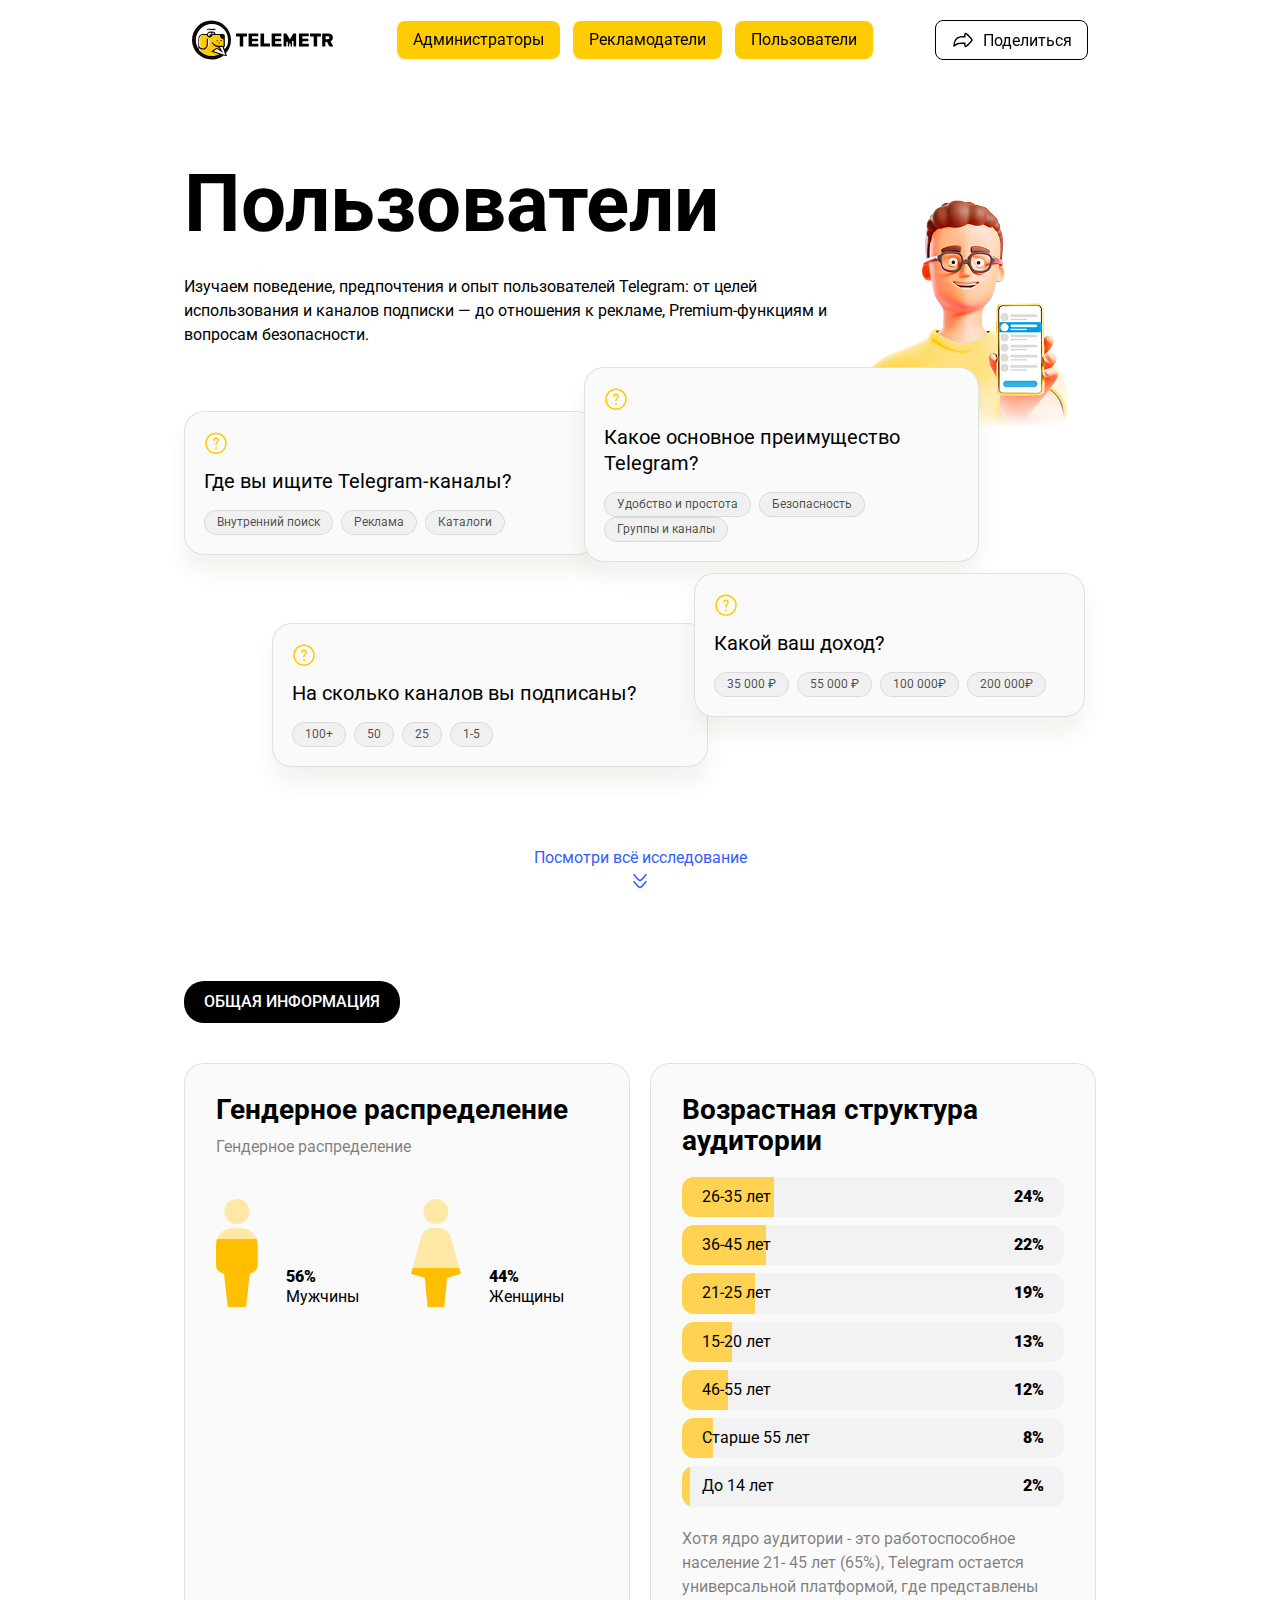
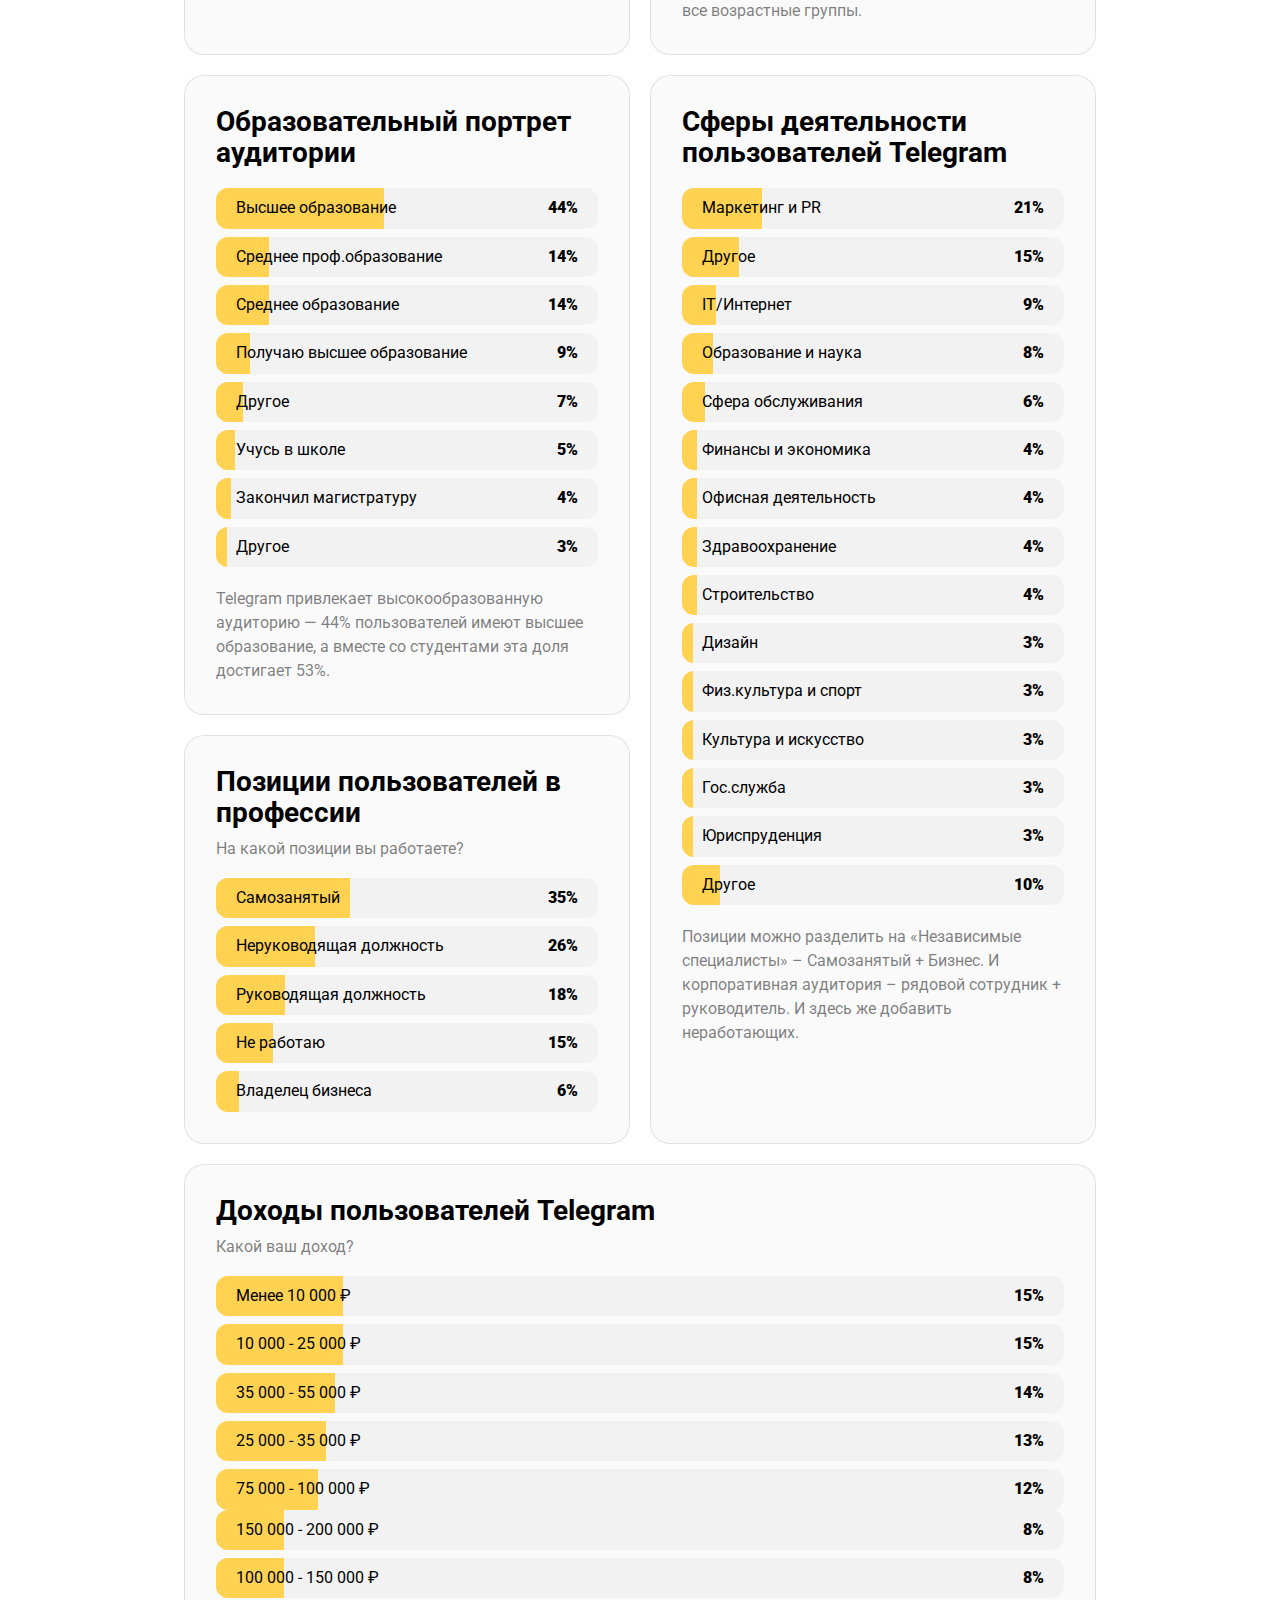
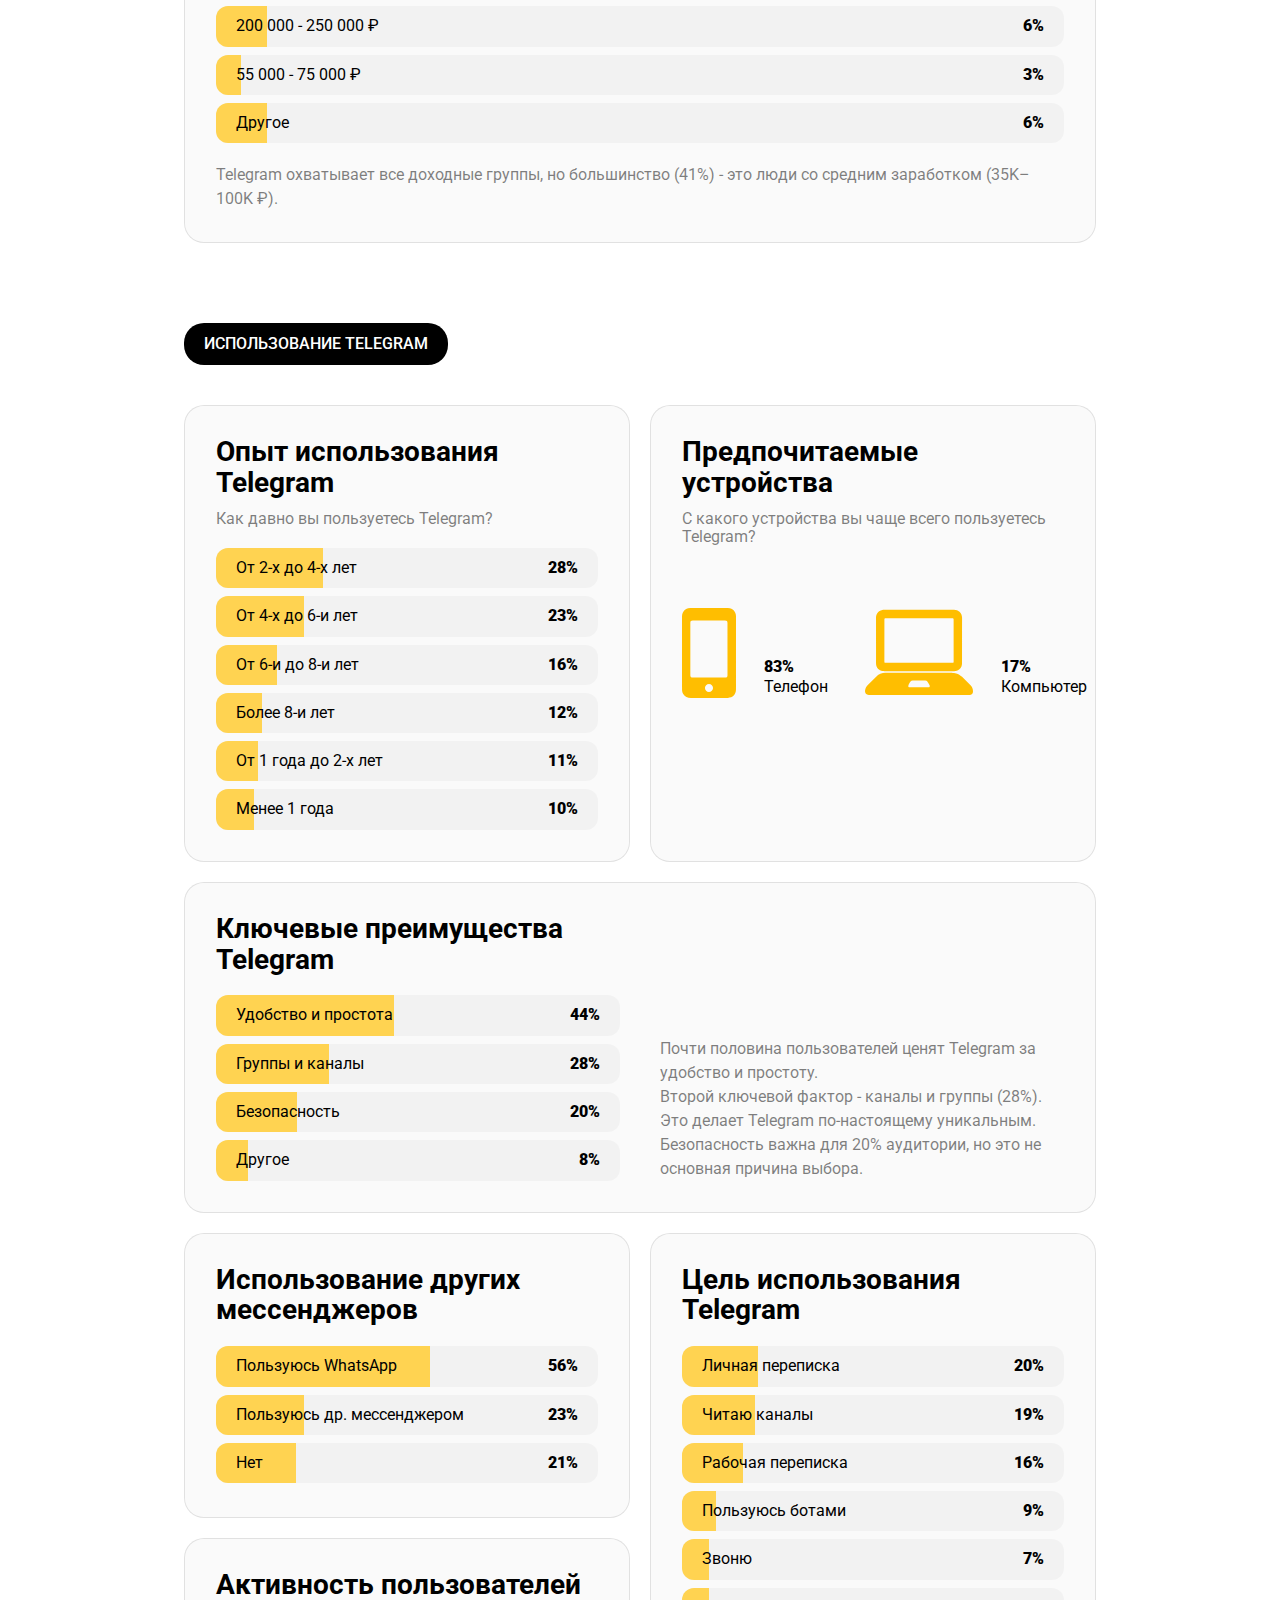
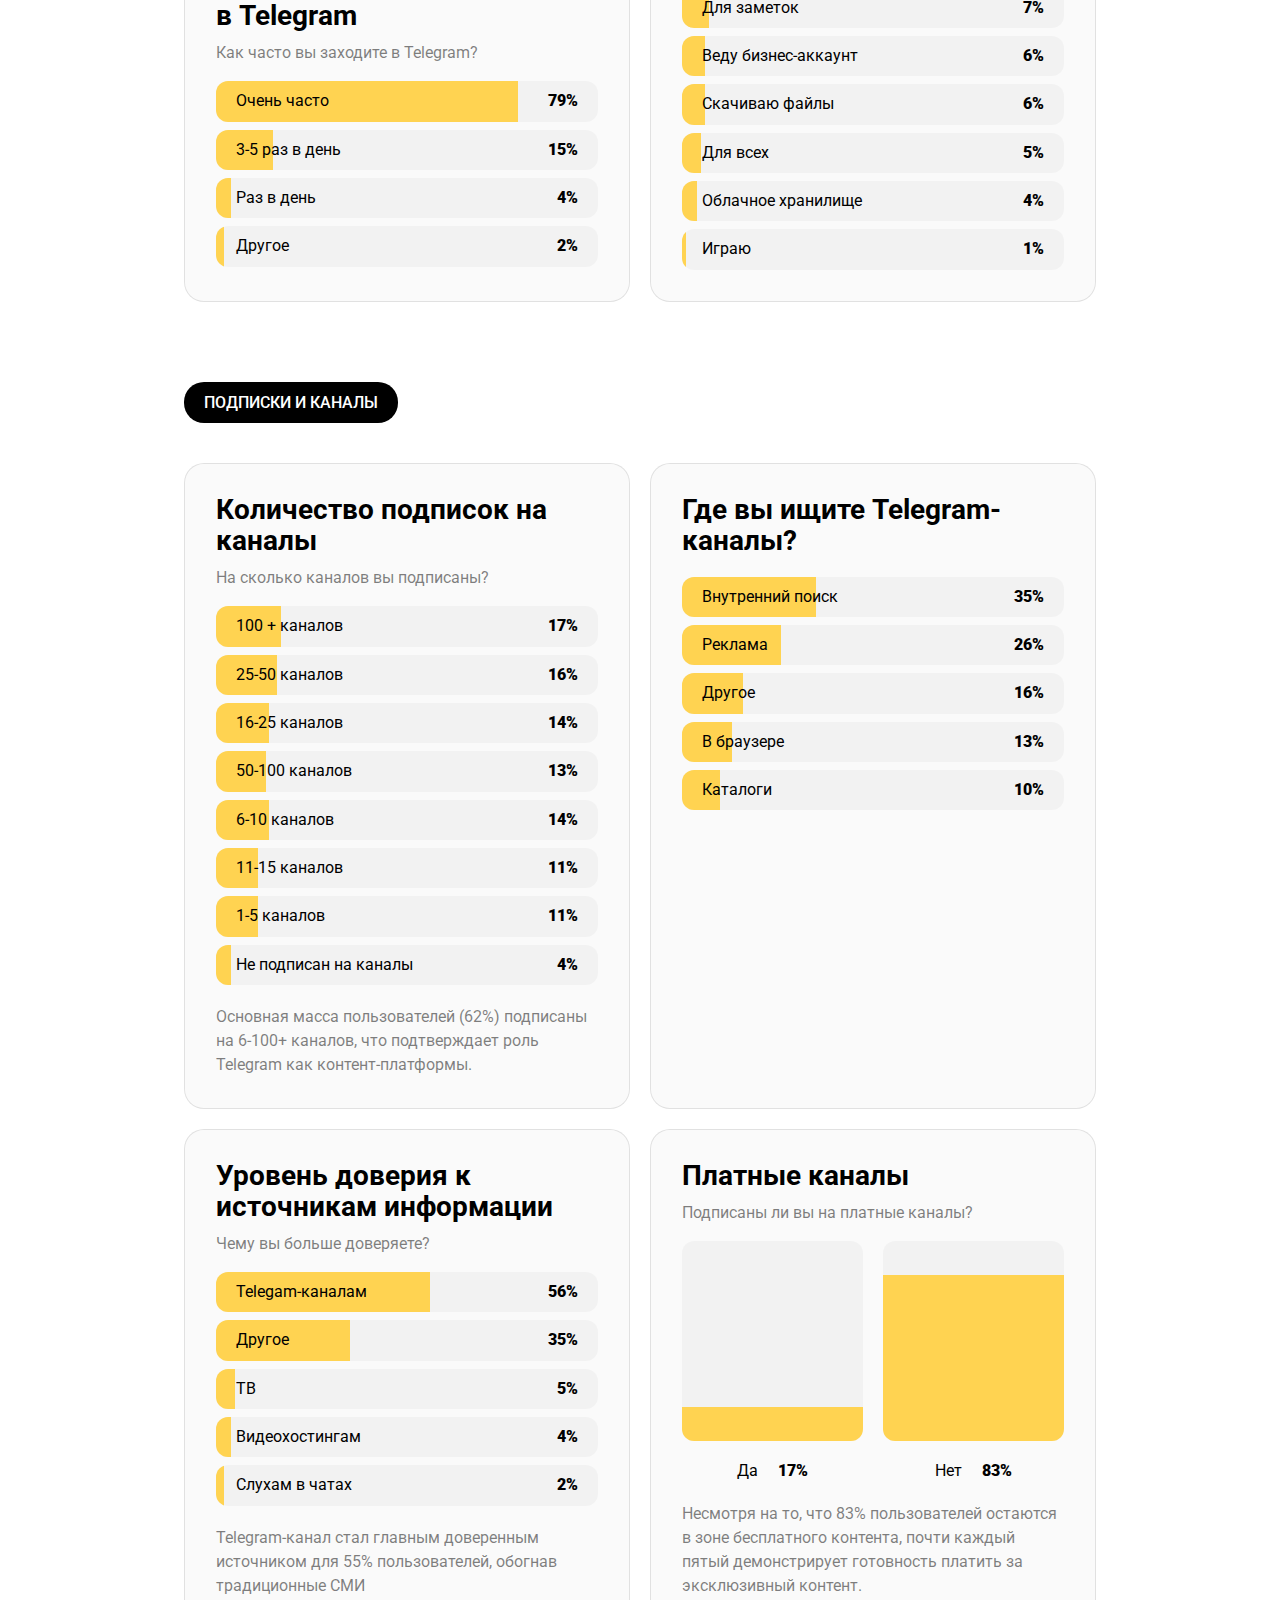
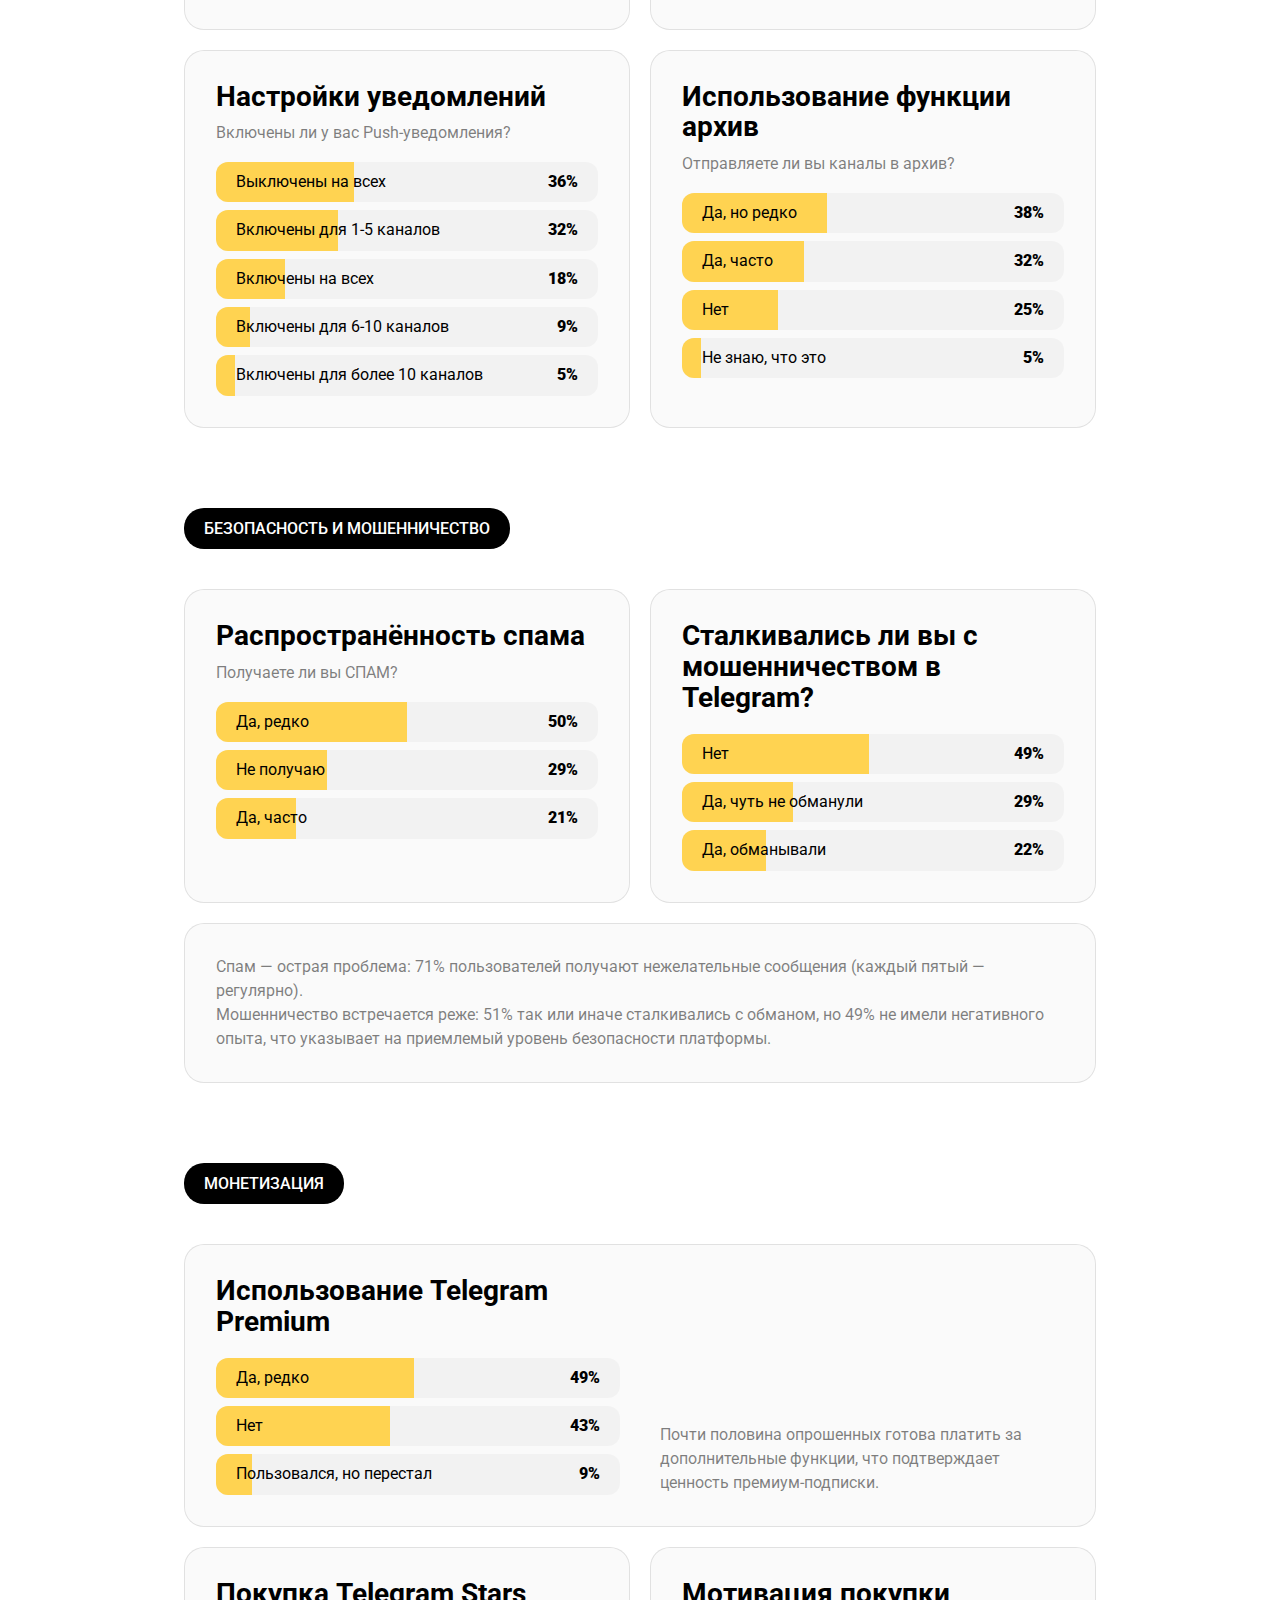
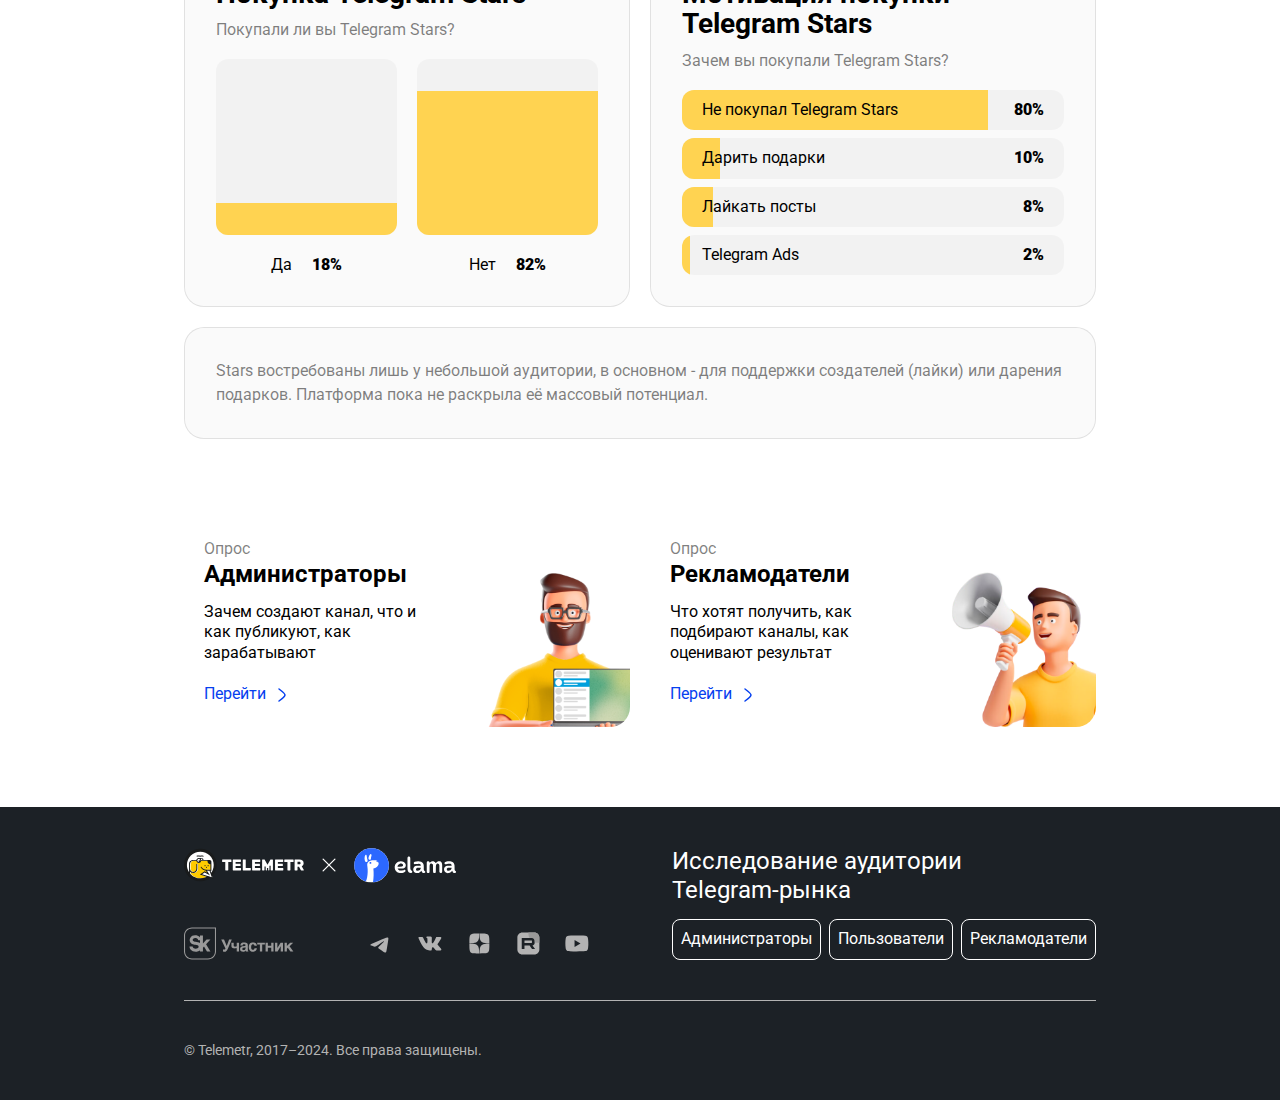
<file: user/index.html>
<!DOCTYPE html>
<html lang="en">
<head>
	<meta charset="UTF-8">
	<meta name="viewport" content="width=device-width, initial-scale=1.0">
	<title>Telemetr</title>
	<link rel="stylesheet" href="/css/base.css">
	<link rel="stylesheet" href="/css/info.css">
</head>
<body class="info user">
	<nav class="nav container">
		<a href="/">
			<img src="/images/svg/Logo.svg" alt="Telemetr">
		</a>

		<div class="nav-buttons">
			<a href="/admin">Администраторы</a>
			<a href="/advert">Рекламодатели</a>
			<a href="/user">Пользователи</a>
		</div>

		<button type="button" class="nav-share">
			<svg width="24" height="24" viewBox="0 0 24 24" fill="none" xmlns="http://www.w3.org/2000/svg">
				<path d="M19.1918 9.44118L17.2265 7.46899C15.8104 6.04799 15.2554 5.28357 14.4886 5.55381C13.5325 5.89077 13.8472 8.01692 13.8472 8.73471C12.3607 8.73471 10.8152 8.60259 9.34985 8.87787C4.51259 9.78664 3 13.7153 3 18C4.3691 17.0302 5.73683 15.997 7.38233 15.5476C9.43637 14.9865 11.7304 15.2542 13.8472 15.2542C13.8472 15.972 13.5325 18.0982 14.4886 18.4351C15.3575 18.7413 15.8104 17.9409 17.2265 16.5199L19.1918 14.5477C20.3973 13.338 21 12.7332 21 11.9945C21 11.2558 20.3973 10.6509 19.1918 9.44118Z" stroke="currentColor" stroke-width="1.5" stroke-linecap="round" stroke-linejoin="round"/>
			</svg>
			Поделиться
		</button>

		<label class="nav-mobile-button">
			<input type="checkbox" id="nav-mobile-checkbox">
		</label>
		<div class="nav-mobile-dropdown">
			<div class="nav-mobile-dropdown-links">
				<a href="/admin">Администраторы</a>
				<a href="/advert">Рекламодатели</a>
				<a href="/user">Пользователи</a>
			</div>

			<button type="button" class="nav-share mobile">
				<svg width="24" height="24" viewBox="0 0 24 24" fill="none" xmlns="http://www.w3.org/2000/svg">
					<path d="M19.1918 9.44118L17.2265 7.46899C15.8104 6.04799 15.2554 5.28357 14.4886 5.55381C13.5325 5.89077 13.8472 8.01692 13.8472 8.73471C12.3607 8.73471 10.8152 8.60259 9.34985 8.87787C4.51259 9.78664 3 13.7153 3 18C4.3691 17.0302 5.73683 15.997 7.38233 15.5476C9.43637 14.9865 11.7304 15.2542 13.8472 15.2542C13.8472 15.972 13.5325 18.0982 14.4886 18.4351C15.3575 18.7413 15.8104 17.9409 17.2265 16.5199L19.1918 14.5477C20.3973 13.338 21 12.7332 21 11.9945C21 11.2558 20.3973 10.6509 19.1918 9.44118Z" stroke="currentColor" stroke-width="1.5" stroke-linecap="round" stroke-linejoin="round"/>
				</svg>
				Поделиться
			</button>
		</div>
	</nav>

	<header class="header">
		<div class="container header-content">
			<div class="header-body">
				<div class="header-body-header">
					<h1>Пользователи</h1>
					<h2>Изучаем поведение, предпочтения и опыт пользователей Telegram: от целей использования и каналов подписки — до отношения к рекламе, Premium-функциям и вопросам безопасности.</h2>
				</div>

				<img src="/images/png/info-user.png" alt="">

				<div class="header-body-questions">
					<div class="header-body-question tl">
						<div class="header-body-question-top">
							<img src="/images/svg/question-icon.svg" alt="">
							Где вы ищите Telegram-каналы?
						</div>
						<div class="header-body-question-options">
							<p class="header-body-question-option">Внутренний поиск</p>
							<p class="header-body-question-option">Реклама</p>
							<p class="header-body-question-option">Каталоги</p>
						</div>
					</div>
					<div class="header-body-question tr">
						<div class="header-body-question-top">
							<img src="/images/svg/question-icon.svg" alt="">
							Какое основное преимущество Telegram?
						</div>
						<div class="header-body-question-options">
							<p class="header-body-question-option">Удобство и простота</p>
							<p class="header-body-question-option">Безопасность</p>
							<p class="header-body-question-option">Группы и каналы</p>
						</div>
					</div>
					<div class="header-body-question bl">
						<div class="header-body-question-top">
							<img src="/images/svg/question-icon.svg" alt="">
							На сколько каналов вы подписаны?
						</div>
						<div class="header-body-question-options">
							<p class="header-body-question-option">100+</p>
							<p class="header-body-question-option">50</p>
							<p class="header-body-question-option">25</p>
							<p class="header-body-question-option">1-5</p>
						</div>
					</div>
					<div class="header-body-question br">
						<div class="header-body-question-top">
							<img src="/images/svg/question-icon.svg" alt="">
							Какой ваш доход?
						</div>
						<div class="header-body-question-options">
							<p class="header-body-question-option">35 000 ₽</p>
							<p class="header-body-question-option">55 000 ₽</p>
							<p class="header-body-question-option">100 000₽</p>
							<p class="header-body-question-option">200 000₽</p>
						</div>
					</div>
				</div>
			</div>

			<div class="header-bottom">
				Посмотри всё исследование
				<div class="header-bottom-arrow">
					<img src="/images/svg/arrow-down.svg" alt="">
				</div>
			</div>
		</div>
	</header>
	<main class="main">
		<div class="container main-content">

			<section class="section">
				<h3>Общая информация</h3>

				<div class="section-body">
					<div class="section-block">
						<div class="block-content">
							<div class="block-header">
								<p class="block-header-heading">Гендерное распределение</p>
								Гендерное распределение
							</div>

							<div class="block-images">
								<div class="block-image">
									<img src="/images/svg/man-gradient.svg" alt="">

									<div>
										<p class="block-percent">56%</p>
										Мужчины
									</div>
								</div>
								<div class="block-image">
									<img src="/images/svg/woman-gradient.svg" alt="">

									<div>
										<p class="block-percent">44%</p>
										Женщины
									</div>
								</div>
							</div>
						</div>
					</div>

					<div class="section-block">
						<div class="block-content">
							<div class="block-header">
								<p class="block-header-heading">Возрастная структура аудитории</p>
							</div>

							<div class="block-bars">
								<div class="block-bar" style="--fill: 24%">
									26-35 лет
									<p class="block-percent">24%</p>
								</div>
								<div class="block-bar" style="--fill: 22%">
									36-45 лет
									<p class="block-percent">22%</p>
								</div>
								<div class="block-bar" style="--fill: 19%">
									21-25 лет
									<p class="block-percent">19%</p>
								</div>
								<div class="block-bar" style="--fill: 13%">
									15-20 лет
									<p class="block-percent">13%</p>
								</div>
								<div class="block-bar" style="--fill: 12%">
									46-55 лет
									<p class="block-percent">12%</p>
								</div>
								<div class="block-bar" style="--fill: 8%">
									Старше 55 лет
									<p class="block-percent">8%</p>
								</div>
								<div class="block-bar" style="--fill: 2%">
									До 14 лет
									<p class="block-percent">2%</p>
								</div>
							</div>

							<p class="block-description">Хотя ядро аудитории - это работоспособное население 21- 45 лет (65%), Telegram остается универсальной платформой, где представлены все возрастные группы.</p>
						</div>
					</div>

					<div class="section-block">
						<div class="block-content">
							<div class="block-header">
								<p class="block-header-heading">Образовательный портрет аудитории</p>
							</div>

							<div class="block-bars">
								<div class="block-bar" style="--fill: 44%">
									Высшее образование
									<p class="block-percent">44%</p>
								</div>
								<div class="block-bar" style="--fill: 14%">
									Среднее проф.образование
									<p class="block-percent">14%</p>
								</div>
								<div class="block-bar" style="--fill: 14%">
									Среднее образование
									<p class="block-percent">14%</p>
								</div>
								<div class="block-bar" style="--fill: 9%">
									Получаю высшее образование
									<p class="block-percent">9%</p>
								</div>
								<div class="block-bar" style="--fill: 7%">
									Другое
									<p class="block-percent">7%</p>
								</div>
								<div class="block-bar" style="--fill: 5%">
									Учусь в школе
									<p class="block-percent">5%</p>
								</div>
								<div class="block-bar" style="--fill: 4%">
									Закончил магистратуру
									<p class="block-percent">4%</p>
								</div>
								<div class="block-bar" style="--fill: 3%">
									Другое
									<p class="block-percent">3%</p>
								</div>
							</div>

							<p class="block-description">Telegram привлекает высокообразованную аудиторию — 44% пользователей имеют высшее образование, а вместе со студентами эта доля достигает 53%.</p>
						</div>
					</div>

					<div class="section-block rows-2">
						<div class="block-content">
							<div class="block-header">
								<p class="block-header-heading">Сферы деятельности пользователей Telegram</p>
							</div>

							<div class="block-bars">
								<div class="block-bar" style="--fill: 21%">
									Маркетинг и PR
									<p class="block-percent">21%</p>
								</div>
								<div class="block-bar" style="--fill: 15%">
									Другое
									<p class="block-percent">15%</p>
								</div>
								<div class="block-bar" style="--fill: 9%">
									IT/Интернет
									<p class="block-percent">9%</p>
								</div>
								<div class="block-bar" style="--fill: 8%">
									Образование и наука
									<p class="block-percent">8%</p>
								</div>
								<div class="block-bar" style="--fill: 6%">
									Сфера обслуживания
									<p class="block-percent">6%</p>
								</div>
								<div class="block-bar" style="--fill: 4%">
									Финансы и экономика
									<p class="block-percent">4%</p>
								</div>
								<div class="block-bar" style="--fill: 4%">
									Офисная деятельность
									<p class="block-percent">4%</p>
								</div>
								<div class="block-bar" style="--fill: 4%">
									Здравоохранение
									<p class="block-percent">4%</p>
								</div>
								<div class="block-bar" style="--fill: 4%">
									Строительство
									<p class="block-percent">4%</p>
								</div>
								<div class="block-bar" style="--fill: 3%">
									Дизайн
									<p class="block-percent">3%</p>
								</div>
								<div class="block-bar" style="--fill: 3%">
									Физ.культура и спорт
									<p class="block-percent">3%</p>
								</div>
								<div class="block-bar" style="--fill: 3%">
									Культура и искусство
									<p class="block-percent">3%</p>
								</div>
								<div class="block-bar" style="--fill: 3%">
									Гос.служба
									<p class="block-percent">3%</p>
								</div>
								<div class="block-bar" style="--fill: 3%">
									Юриспруденция
									<p class="block-percent">3%</p>
								</div>
								<div class="block-bar" style="--fill: 10%">
									Другое
									<p class="block-percent">10%</p>
								</div>
							</div>

							<p class="block-description">Позиции можно разделить на «Независимые специалисты» – Самозанятый + Бизнес. И корпоративная аудитория – рядовой сотрудник + руководитель. И здесь же добавить неработающих.</p>
						</div>
					</div>

					<div class="section-block">
						<div class="block-content">
							<div class="block-header">
								<p class="block-header-heading">Позиции пользователей в профессии</p>
								На какой позиции вы работаете?
							</div>

							<div class="block-bars">
								<div class="block-bar" style="--fill: 35%">
									Самозанятый
									<p class="block-percent">35%</p>
								</div>
								<div class="block-bar" style="--fill: 26%">
									Неруководящая должность
									<p class="block-percent">26%</p>
								</div>
								<div class="block-bar" style="--fill: 18%">
									Руководящая должность
									<p class="block-percent">18%</p>
								</div>
								<div class="block-bar" style="--fill: 15%">
									Не работаю
									<p class="block-percent">15%</p>
								</div>
								<div class="block-bar" style="--fill: 6%">
									Владелец бизнеса
									<p class="block-percent">6%</p>
								</div>
							</div>
						</div>
					</div>

					<div class="section-block full-cols">
						<div class="block-content">
							<div class="block-header">
								<p class="block-header-heading">Доходы пользователей Telegram</p>
								Какой ваш доход?
							</div>

							<div class="block-two-bars">
								<div class="block-bars">
									<div class="block-bar" style="--fill: 15%">
										Менее 10 000 ₽
										<p class="block-percent">15%</p>
									</div>
									<div class="block-bar" style="--fill: 15%">
										10 000 - 25 000 ₽
										<p class="block-percent">15%</p>
									</div>
									<div class="block-bar" style="--fill: 14%">
										35 000 - 55 000 ₽
										<p class="block-percent">14%</p>
									</div>
									<div class="block-bar" style="--fill: 13%">
										25 000 - 35 000 ₽
										<p class="block-percent">13%</p>
									</div>
									<div class="block-bar" style="--fill: 12%">
										75 000 - 100 000 ₽
										<p class="block-percent">12%</p>
									</div>
								</div>
								<div class="block-bars">
									<div class="block-bar" style="--fill: 8%">
										150 000 - 200 000 ₽
										<p class="block-percent">8%</p>
									</div>
									<div class="block-bar" style="--fill: 8%">
										100 000 - 150 000 ₽
										<p class="block-percent">8%</p>
									</div>
									<div class="block-bar" style="--fill: 6%">
										200 000 - 250 000 ₽
										<p class="block-percent">6%</p>
									</div>
									<div class="block-bar" style="--fill: 3%">
										55 000 - 75 000 ₽
										<p class="block-percent">3%</p>
									</div>
									<div class="block-bar" style="--fill: 6%">
										Другое
										<p class="block-percent">6%</p>
									</div>
								</div>
							</div>

							<p class="block-description">Telegram охватывает все доходные группы, но большинство (41%) - это люди со средним заработком (35K–100K ₽).</p>
						</div>
					</div>
				</div>
			</section>

			<section class="section">
				<h3>Использование Telegram</h3>

				<div class="section-body">
					<div class="section-block">
						<div class="block-content">
							<div class="block-header">
								<p class="block-header-heading">Опыт использования Telegram</p>
								Как давно вы пользуетесь Telegram?
							</div>

							<div class="block-bars">
								<div class="block-bar" style="--fill: 28%">
									От 2-х до 4-х лет
									<p class="block-percent">28%</p>
								</div>
								<div class="block-bar" style="--fill: 23%">
									От 4-х до 6-и лет
									<p class="block-percent">23%</p>
								</div>
								<div class="block-bar" style="--fill: 16%">
									От 6-и до 8-и лет
									<p class="block-percent">16%</p>
								</div>
								<div class="block-bar" style="--fill: 12%">
									Более 8-и лет
									<p class="block-percent">12%</p>
								</div>
								<div class="block-bar" style="--fill: 11%">
									От 1 года до 2-х лет
									<p class="block-percent">11%</p>
								</div>
								<div class="block-bar" style="--fill: 10%">
									Менее 1 года
									<p class="block-percent">10%</p>
								</div>
							</div>
						</div>
					</div>

					<div class="section-block">
						<div class="block-content">
							<div class="block-header">
								<p class="block-header-heading">Предпочитаемые устройства</p>
								С какого устройства вы чаще всего пользуетесь Telegram?
							</div>

							<div class="block-images">
								<div class="block-image">
									<img src="/images/svg/phone.svg" alt="">

									<div>
										<p class="block-percent">83%</p>
										Телефон
									</div>
								</div>
								<div class="block-image">
									<img src="/images/svg/computer.svg" alt="">

									<div>
										<p class="block-percent">17%</p>
										Компьютер
									</div>
								</div>
							</div>
						</div>
					</div>

					<div class="section-block full-cols">
						<div class="block-content">
							<div class="block-header">
								<p class="block-header-heading">Ключевые преимущества Telegram</p>
							</div>

							<div class="block-bars">
								<div class="block-bar" style="--fill: 44%">
									Удобство и простота
									<p class="block-percent">44%</p>
								</div>
								<div class="block-bar" style="--fill: 28%">
									Группы и каналы
									<p class="block-percent">28%</p>
								</div>
								<div class="block-bar" style="--fill: 20%">
									Безопасность
									<p class="block-percent">20%</p>
								</div>
								<div class="block-bar" style="--fill: 8%">
									Другое
									<p class="block-percent">8%</p>
								</div>
							</div>
						</div>
						<p class="block-content block-description">
							Почти половина пользователей ценят Telegram за удобство и простоту.<br>
							Второй ключевой фактор - каналы и группы (28%). Это делает Telegram по-настоящему уникальным.<br>
							Безопасность важна для 20% аудитории, но это не основная причина выбора.
						</p>
					</div>

					<div class="section-block">
						<div class="block-content">
							<div class="block-header">
								<p class="block-header-heading">Использование других мессенджеров</p>
							</div>

							<div class="block-bars">
								<div class="block-bar" style="--fill: 56%">
									Пользуюсь WhatsApp
									<p class="block-percent">56%</p>
								</div>
								<div class="block-bar" style="--fill: 23%">
									Пользуюсь др. мессенджером
									<p class="block-percent">23%</p>
								</div>
								<div class="block-bar" style="--fill: 21%">
									Нет
									<p class="block-percent">21%</p>
								</div>
							</div>
						</div>
					</div>

					<div class="section-block rows-2">
						<div class="block-content">
							<div class="block-header">
								<p class="block-header-heading">Цель использования Telegram</p>
							</div>

							<div class="block-bars">
								<div class="block-bar" style="--fill: 20%">
									Личная переписка
									<p class="block-percent">20%</p>
								</div>
								<div class="block-bar" style="--fill: 19%">
									Читаю каналы
									<p class="block-percent">19%</p>
								</div>
								<div class="block-bar" style="--fill: 16%">
									Рабочая переписка
									<p class="block-percent">16%</p>
								</div>
								<div class="block-bar" style="--fill: 9%">
									Пользуюсь ботами
									<p class="block-percent">9%</p>
								</div>
								<div class="block-bar" style="--fill: 7%">
									Звоню
									<p class="block-percent">7%</p>
								</div>
								<div class="block-bar" style="--fill: 7%">
									Для заметок
									<p class="block-percent">7%</p>
								</div>
								<div class="block-bar" style="--fill: 6%">
									Веду бизнес-аккаунт
									<p class="block-percent">6%</p>
								</div>
								<div class="block-bar" style="--fill: 6%">
									Скачиваю файлы
									<p class="block-percent">6%</p>
								</div>
								<div class="block-bar" style="--fill: 5%">
									Для всех
									<p class="block-percent">5%</p>
								</div>
								<div class="block-bar" style="--fill: 4%">
									Облачное хранилище
									<p class="block-percent">4%</p>
								</div>
								<div class="block-bar" style="--fill: 1%">
									Играю
									<p class="block-percent">1%</p>
								</div>
							</div>
						</div>
					</div>

					<div class="section-block">
						<div class="block-content">
							<div class="block-header">
								<p class="block-header-heading">Активность пользователей в Telegram</p>
								Как часто вы заходите в Telegram?
							</div>

							<div class="block-bars">
								<div class="block-bar" style="--fill: 79%">
									Очень часто
									<p class="block-percent">79%</p>
								</div>
								<div class="block-bar" style="--fill: 15%">
									3-5 раз в день
									<p class="block-percent">15%</p>
								</div>
								<div class="block-bar" style="--fill: 4%">
									Раз в день
									<p class="block-percent">4%</p>
								</div>
								<div class="block-bar" style="--fill: 2%">
									Другое
									<p class="block-percent">2%</p>
								</div>
							</div>
						</div>
					</div>

				</div>
			</section>

			<section class="section">
				<h3>Подписки и каналы</h3>

				<div class="section-body">
					<div class="section-block">
						<div class="block-content">
							<div class="block-header">
								<p class="block-header-heading">Количество подписок на каналы</p>
								На сколько каналов вы подписаны?
							</div>

							<div class="block-bars">
								<div class="block-bar" style="--fill: 17%">
									100 + каналов
									<p class="block-percent">17%</p>
								</div>
								<div class="block-bar" style="--fill: 16%">
									25-50 каналов
									<p class="block-percent">16%</p>
								</div>
								<div class="block-bar" style="--fill: 14%">
									16-25 каналов
									<p class="block-percent">14%</p>
								</div>
								<div class="block-bar" style="--fill: 13%">
									50-100 каналов
									<p class="block-percent">13%</p>
								</div>
								<div class="block-bar" style="--fill: 14%">
									6-10 каналов
									<p class="block-percent">14%</p>
								</div>
								<div class="block-bar" style="--fill: 11%">
									11-15 каналов
									<p class="block-percent">11%</p>
								</div>
								<div class="block-bar" style="--fill: 11%">
									1-5 каналов
									<p class="block-percent">11%</p>
								</div>
								<div class="block-bar" style="--fill: 4%">
									Не подписан на каналы
									<p class="block-percent">4%</p>
								</div>
							</div>

							<p class="block-description">Основная масса пользователей (62%) подписаны на 6-100+ каналов, что подтверждает роль Telegram как контент-платформы.</p>
						</div>
					</div>

					<div class="section-block">
						<div class="block-content">
							<div class="block-header">
								<p class="block-header-heading">Где вы ищите Telegram-каналы?</p>
							</div>

							<div class="block-bars">
								<div class="block-bar" style="--fill: 35%">
									Внутренний поиск
									<p class="block-percent">35%</p>
								</div>
								<div class="block-bar" style="--fill: 26%">
									Реклама
									<p class="block-percent">26%</p>
								</div>
								<div class="block-bar" style="--fill: 16%">
									Другое
									<p class="block-percent">16%</p>
								</div>
								<div class="block-bar" style="--fill: 13%">
									В браузере
									<p class="block-percent">13%</p>
								</div>
								<div class="block-bar" style="--fill: 10%">
									Каталоги
									<p class="block-percent">10%</p>
								</div>
							</div>
						</div>
					</div>

					<div class="section-block">
						<div class="block-content">
							<div class="block-header">
								<p class="block-header-heading">Уровень доверия к источникам информации</p>
								Чему вы больше доверяете?
							</div>

							<div class="block-bars">
								<div class="block-bar" style="--fill: 56%">
									Telegam-каналам
									<p class="block-percent">56%</p>
								</div>
								<div class="block-bar" style="--fill: 35%">
									Другое
									<p class="block-percent">35%</p>
								</div>
								<div class="block-bar" style="--fill: 5%">
									ТВ
									<p class="block-percent">5%</p>
								</div>
								<div class="block-bar" style="--fill: 4%">
									Видеохостингам
									<p class="block-percent">4%</p>
								</div>
								<div class="block-bar" style="--fill: 2%">
									Слухам в чатах
									<p class="block-percent">2%</p>
								</div>
							</div>

							<p class="block-description">Telegram-канал стал главным доверенным источником для 55% пользователей, обогнав традиционные СМИ</p>
						</div>
					</div>
					<div class="section-block">
						<div class="block-content">
							<div class="block-header">
								<p class="block-header-heading">Платные каналы</p>
								Подписаны ли вы на платные каналы?
							</div>

							<div class="block-bars vertical">
								<div class="block-bars-vertical-elem">
									<div class="block-bar vertical" style="--fill: 17%"></div>
									<div class="block-bar-vertical-text">
										Да
										<p class="block-percent">17%</p>
									</div>
								</div>

								<div class="block-bars-vertical-elem">
									<div class="block-bar vertical" style="--fill: 83%"></div>
									<div class="block-bar-vertical-text">
										Нет
										<p class="block-percent">83%</p>
									</div>
								</div>
							</div>

							<p class="block-description">Несмотря на то, что 83% пользователей остаются в зоне бесплатного контента, почти каждый пятый демонстрирует готовность платить за эксклюзивный контент.</p>
						</div>
					</div>
					<div class="section-block">
						<div class="block-content">
							<div class="block-header">
								<p class="block-header-heading">Настройки уведомлений</p>
								Включены ли у вас Push-уведомления?
							</div>

							<div class="block-bars">
								<div class="block-bar" style="--fill: 36%">
									Выключены на всех
									<p class="block-percent">36%</p>
								</div>
								<div class="block-bar" style="--fill: 32%">
									Включены для 1-5 каналов
									<p class="block-percent">32%</p>
								</div>
								<div class="block-bar" style="--fill: 18%">
									Включены на всех
									<p class="block-percent">18%</p>
								</div>
								<div class="block-bar" style="--fill: 9%">
									Включены для 6-10 каналов
									<p class="block-percent">9%</p>
								</div>
								<div class="block-bar" style="--fill: 5%">
									Включены для более 10 каналов
									<p class="block-percent">5%</p>
								</div>
							</div>
						</div>
					</div>
					<div class="section-block">
						<div class="block-content">
							<div class="block-header">
								<p class="block-header-heading">Использование функции архив</p>
								Отправляете ли вы каналы в архив?
							</div>

							<div class="block-bars">
								<div class="block-bar" style="--fill: 38%">
									Да, но редко
									<p class="block-percent">38%</p>
								</div>
								<div class="block-bar" style="--fill: 32%">
									Да, часто
									<p class="block-percent">32%</p>
								</div>
								<div class="block-bar" style="--fill: 25%">
									Нет
									<p class="block-percent">25%</p>
								</div>
								<div class="block-bar" style="--fill: 5%">
									Не знаю, что это
									<p class="block-percent">5%</p>
								</div>
							</div>
						</div>
					</div>
				</div>
			</section>

			<section class="section">
				<h3>Безопасность и мошенничество</h3>

				<div class="section-body">
					<div class="section-block">
						<div class="block-content">
							<div class="block-header">
								<p class="block-header-heading">Распространённость спама</p>
								Получаете ли вы СПАМ?
							</div>

							<div class="block-bars">
								<div class="block-bar" style="--fill: 50%">
									Да, редко
									<p class="block-percent">50%</p>
								</div>
								<div class="block-bar" style="--fill: 29%">
									Не получаю
									<p class="block-percent">29%</p>
								</div>
								<div class="block-bar" style="--fill: 21%">
									Да, часто
									<p class="block-percent">21%</p>
								</div>
							</div>
						</div>
					</div>
					<div class="section-block">
						<div class="block-content">
							<div class="block-header">
								<p class="block-header-heading">Сталкивались ли вы с мошенничеством в Telegram?</p>
							</div>

							<div class="block-bars">
								<div class="block-bar" style="--fill: 49%">
									Нет
									<p class="block-percent">49%</p>
								</div>
								<div class="block-bar" style="--fill: 29%">
									Да, чуть не обманули
									<p class="block-percent">29%</p>
								</div>
								<div class="block-bar" style="--fill: 22%">
									Да, обманывали
									<p class="block-percent">22%</p>
								</div>
							</div>
						</div>
					</div>
					<div class="section-block full-cols">
						<p class="block-content block-description">
							Спам — острая проблема: 71% пользователей получают нежелательные сообщения (каждый пятый — регулярно).<br>
							Мошенничество встречается реже: 51% так или иначе сталкивались с обманом, но 49% не имели негативного опыта, что указывает на приемлемый уровень безопасности платформы.
						</p>
					</div>
				</div>
			</section>

			<section class="section">
				<h3>Монетизация</h3>

				<div class="section-body">
					<div class="section-block full-cols">
						<div class="block-content">
							<div class="block-header">
								<p class="block-header-heading">Использование Telegram Premium</p>
							</div>

							<div class="block-bars">
								<div class="block-bar" style="--fill: 49%">
									Да, редко
									<p class="block-percent">49%</p>
								</div>
								<div class="block-bar" style="--fill: 43%">
									Нет
									<p class="block-percent">43%</p>
								</div>
								<div class="block-bar" style="--fill: 9%">
									Пользовался, но перестал
									<p class="block-percent">9%</p>
								</div>
							</div>
						</div>
						<p class="block-content block-description">Почти половина опрошенных готова платить за дополнительные функции, что подтверждает ценность премиум-подписки.</p>
					</div>
					<div class="section-block">
						<div class="block-content">
							<div class="block-header">
								<p class="block-header-heading">Покупка Telegram Stars</p>
								Покупали ли вы Telegram Stars?
							</div>

							<div class="block-bars vertical">
								<div class="block-bars-vertical-elem">
									<div class="block-bar vertical" style="--fill: 18%"></div>
									<div class="block-bar-vertical-text">
										Да
										<p class="block-percent">18%</p>
									</div>
								</div>

								<div class="block-bars-vertical-elem">
									<div class="block-bar vertical" style="--fill: 82%"></div>
									<div class="block-bar-vertical-text">
										Нет
										<p class="block-percent">82%</p>
									</div>
								</div>
							</div>
						</div>
					</div>
					<div class="section-block">
						<div class="block-content">
							<div class="block-header">
								<p class="block-header-heading">Мотивация покупки Telegram Stars</p>
								Зачем вы покупали Telegram Stars?
							</div>

							<div class="block-bars">
								<div class="block-bar" style="--fill: 80%">
									Не покупал Telegram Stars
									<p class="block-percent">80%</p>
								</div>
								<div class="block-bar" style="--fill: 10%">
									Дарить подарки
									<p class="block-percent">10%</p>
								</div>
								<div class="block-bar" style="--fill: 8%">
									Лайкать посты
									<p class="block-percent">8%</p>
								</div>
								<div class="block-bar" style="--fill: 2%">
									Telegram Ads
									<p class="block-percent">2%</p>
								</div>
							</div>
						</div>
					</div>
					<div class="section-block full-cols">
						<p class="block-content block-description">Stars востребованы лишь у небольшой аудитории, в основном - для поддержки создателей (лайки) или дарения подарков. Платформа пока не раскрыла её массовый потенциал.</p>
					</div>
				</div>
			</section>

			<div class="nav-cards">
				<a href="/admin" class="nav-card">
					<div class="nav-card-info">
						<div class="nav-card-info-top">
							Опрос
							<h3 class="bold">Администраторы</h3>
						</div>
						<p class="nav-card-info-description">Зачем создают канал, что и как публикуют, как зарабатывают</p>
					</div>

					<div class="nav-card-link">
						Перейти<span> к исследованию</span>
						<img src="/images/svg/arrow-right.svg">
					</div>

					<img class="nav-card-image" src="/images/png/guy-admin.png">
				</a>
				<a href="/advert" class="nav-card">
					<div class="nav-card-info">
						<div class="nav-card-info-top">
							Опрос
							<h3 class="bold">Рекламодатели</h3>
						</div>
						<p class="nav-card-info-description">Что хотят получить, как подбирают каналы, как оценивают результат</p>
					</div>

					<div class="nav-card-link">
						Перейти<span> к исследованию</span>
						<img src="/images/svg/arrow-right.svg">
					</div>

					<img class="nav-card-image" src="/images/png/guy-advert.png" alt="">
				</a>
			</div>
		</div>
	</main>
	<footer class="footer">
		<div class="container footer-content">
			<div class="footer-top">
				<img src="/images/svg/telemetr-x-elana-white.svg" alt="">

				<div class="footer-top-links">
					<a href="#!"><img src="/images/svg/l-sk.svg" alt=""></a>

					<div class="footer-top-links-other">
						<a href="#!"><img src="/images/svg/l-tg.svg" alt=""></a>
						<a href="#!"><img src="/images/svg/l-vk.svg" alt=""></a>
						<a href="#!"><img src="/images/svg/l-dz.svg" alt=""></a>
						<a href="#!"><img src="/images/svg/l-rt.svg" alt=""></a>
						<a href="#!"><img src="/images/svg/l-yt.svg" alt=""></a>
					</div>
				</div>

				<div class="footer-top-nav">
					<p class="footer-top-nav-header">Исследование аудитории<br>Telegram-рынка</p>
					<div class="footer-top-nav-links">
						<a href="/admin" class="footer-top-nav-link">Администраторы</a>
						<a href="/user" class="footer-top-nav-link">Пользователи</a>
						<a href="/advert" class="footer-top-nav-link">Рекламодатели</a>
					</div>
				</div>
			</div>
			<div class="footer-divider"></div>
			<p class="footer-bottom">© Telemetr, 2017–2024. Все права защищены.</p>
		</div>
	</footer>
</body>
</html>
</file>
<file: css/main.css>
*{padding:0px;margin:0px;border:none}*,*::before,*::after{box-sizing:border-box}a,a:link,a:visited{text-decoration:none}a:hover{text-decoration:none}aside,nav,footer,header,section,main{display:block}h1,h2,h3,h4,h5,h6,p{font-size:inherit;font-weight:inherit}ul,ul li{list-style:none}img{vertical-align:top}img,svg{max-width:100%;height:auto}address{font-style:normal}input,textarea,button,select{font-family:inherit;font-size:inherit;color:inherit;background-color:rgba(0,0,0,0)}input::-ms-clear{display:none}button,input[type=submit]{display:inline-block;box-shadow:none;background-color:rgba(0,0,0,0);background:none;cursor:pointer}input:focus,input:active,button:focus,button:active{outline:none}button::-moz-focus-inner{padding:0;border:0}label{cursor:pointer}legend{display:block}body{font-family:"Roboto";line-height:1.4}a{color:inherit}.container{margin:0 auto;padding:0px 12px;max-width:1224px}@media screen and (max-width: 1300px){.container{max-width:936px}}@media screen and (max-width: 959px){.container{max-width:450px}}.bold{font-weight:700}.nav{display:flex;justify-content:space-between;align-items:center;z-index:10;position:fixed;top:20px;left:12px;right:12px;padding:20px;-webkit-backdrop-filter:blur(8px);backdrop-filter:blur(8px)}@media screen and (max-width: 1300px){.nav{top:0px}}@media screen and (max-width: 959px){.nav{padding:12px}}.nav-buttons{display:flex;-moz-column-gap:13px;column-gap:13px}@media screen and (max-width: 959px){.nav-buttons{display:none}}.nav-buttons>*{color:#000;background-color:#fecc00;padding:8px 16px;border-radius:8px;transition:background-color 250ms ease-out}.nav-buttons>*:hover{background-color:#f5b300}.nav-buttons>*:active{background-color:#fee066}.nav-share{display:flex;-moz-column-gap:8px;column-gap:8px;align-items:center;color:#000;border:solid 1px #000;padding:8px 16px;border-radius:8px;transition-property:background-color color border-color;transition-duration:250ms;transition-timing-function:ease-out}.nav-share:hover{background-color:rgba(0,0,0,.1)}.nav-share:active{border-color:gray;color:gray;background-color:rgba(0,0,0,.1)}@media screen and (max-width: 959px){.nav-share{display:none}}.nav-cards{display:flex;-moz-column-gap:20px;column-gap:20px}@media screen and (max-width: 959px){.nav-cards{flex-direction:column;align-items:center;row-gap:12px}}.nav-card{flex:1 1;position:relative;overflow:hidden;display:flex;flex-direction:column;row-gap:20px;background-color:#fff;padding:20px;border-radius:20px;transition:box-shadow 250ms ease-out}.nav-card:hover{box-shadow:rgba(0,0,0,.15) 0px 4px 25.8px 0}.nav-card:hover .nav-card-image{width:179px;right:-23px}@media screen and (max-width: 959px){.nav-card{width:370px}}.nav-card-info{display:flex;flex-direction:column;row-gap:12px;width:230px;line-height:1.27}.nav-card-info-top{color:rgba(0,0,0,.5)}.nav-card-info-top>h3{color:#000;font-size:24px}.nav-card-link{color:#0640ef}@media screen and (max-width: 1300px){.nav-card-link>span{display:none}}.nav-card-image{position:absolute;bottom:0px;width:166px;right:-16px;transition-property:width right;transition-duration:250ms;transition-timing-function:ease-out}@media screen and (max-width: 1300px){.nav-card-image{width:124px;right:-31px}}.footer{padding-block:40px;background-color:#1c2126}.footer-content{display:flex;flex-direction:column;row-gap:40px}.footer-top{display:grid;justify-content:space-between;grid-template-rows:auto 1fr auto;height:113px}@media screen and (max-width: 959px){.footer-top{height:unset;grid-template-columns:1fr;row-gap:40px}.footer-top>img{width:100%}}.footer-top-links{grid-row:3;display:flex;-moz-column-gap:71px;column-gap:71px}@media screen and (max-width: 959px){.footer-top-links{flex-direction:column;align-items:start;row-gap:24px}}.footer-top-links-other{display:flex;-moz-column-gap:16px;column-gap:16px}.footer-top-nav{grid-column:2;grid-row:1/4;display:flex;flex-direction:column;justify-content:space-between;color:#fff}@media screen and (max-width: 959px){.footer-top-nav{grid-column:unset;grid-row:unset;row-gap:32px}}.footer-top-nav-header{font-size:24px;line-height:1.2}.footer-top-nav-links{display:flex;-moz-column-gap:8px;column-gap:8px}@media screen and (max-width: 959px){.footer-top-nav-links{flex-direction:column;row-gap:8px}}.footer-top-nav-link{text-align:center;padding:8px;border:solid 1px #fff;border-radius:8px}.footer-divider{height:1px;background-color:#b3b3b3}.footer-bottom{font-size:14px;color:#b3b3b3}.landing .nav{background-color:rgba(255,231,149,.87);border-radius:20px}@media screen and (max-width: 1300px){.landing .nav{top:12px}}@media screen and (max-width: 959px){.landing .nav{background-color:hsla(0,0%,100%,.87)}}.landing .header{background:linear-gradient(125deg, #FFC243, #FECC00 45%, #FFF6D1 100%);padding-top:100px}@media screen and (max-width: 1300px){.landing .header{padding-top:92px}}@media screen and (max-width: 959px){.landing .header{padding-top:75px}}.landing .header-content{display:flex;flex-direction:column;row-gap:40px;padding-block:80px}.landing .header-heading{display:flex;flex-direction:column;align-items:center;row-gap:20px;text-align:center;line-height:1.2}.landing .header-heading>h1{font-weight:200;font-size:76px}.landing .header-heading>h2{font-size:24px;max-width:650px}.landing .header-heading>img{display:none}@media screen and (max-width: 959px){.landing .header-heading{text-align:left}.landing .header-heading>h1{font-size:48px}.landing .header-heading>h2{font-size:20px}.landing .header-heading>img{display:unset}}.landing .header-bottom{display:flex;justify-content:space-between;align-items:center;line-height:1.27}@media screen and (max-width: 1300px){.landing .header-bottom{flex-direction:column;row-gap:36px}}.landing .header-bottom-stats{display:grid;-moz-column-gap:20px;column-gap:20px;grid-auto-flow:column;grid-template-columns:auto auto 50px auto auto 50px auto auto}@media screen and (max-width: 1300px){.landing .header-bottom-stats{grid-template-columns:auto auto 25px auto auto 25px auto auto}}@media screen and (max-width: 959px){.landing .header-bottom-stats{grid-template-columns:auto auto;grid-auto-flow:row;align-items:center}.landing .header-bottom-stats>*:nth-child(3n){display:none}}.landing .header-bottom-stats-number{font-weight:900}@media screen and (max-width: 959px){.landing .header-bottom-stats-number{font-weight:400;font-size:40px;justify-self:end}}@media screen and (max-width: 959px){.landing .header-bottom-image{display:none}}.landing .main{background-color:#fff;padding-block:80px}.landing .main-content{display:flex;flex-direction:column;row-gap:80px}@media screen and (max-width: 1300px){.landing .main-content{row-gap:40px}}.landing .main-themes{display:flex;align-items:end;-moz-column-gap:62px;column-gap:62px}@media screen and (max-width: 1300px){.landing .main-themes{flex-direction:column;row-gap:40px}}.landing .main-themes-header{display:flex;flex-direction:column;row-gap:27px;line-height:1.5;color:rgba(0,0,0,.6)}.landing .main-themes-header>h2{font-size:41px;font-weight:700;color:#000;line-height:1.1}@media screen and (max-width: 959px){.landing .main-themes-header>h2{font-size:32px}}@media screen and (max-width: 959px){.landing .main-themes-header{row-gap:12px}}.landing .main-themes-grid{display:grid;grid-template-columns:repeat(2, 1fr);gap:20px}@media screen and (max-width: 959px){.landing .main-themes-grid{grid-template-columns:1fr;gap:8px}}.landing .main-themes-grid-elem{display:flex;flex-direction:column;row-gap:16px;padding:20px;background-color:#fafafa;border:solid 1px rgba(0,0,0,.1);border-radius:20px}@media screen and (max-width: 959px){.landing .main-themes-grid-elem{padding:12px;row-gap:8px}}.landing .main-themes-grid-elem-top{display:flex;flex-direction:column;row-gap:12px;font-size:20px;line-height:1.3}.landing .main-themes-grid-elem-top>img{width:24px}@media screen and (max-width: 959px){.landing .main-themes-grid-elem-top{flex-direction:row;align-items:start;-moz-column-gap:12px;column-gap:12px}}.landing .main-themes-grid-elem-description{color:rgba(0,0,0,.6);line-height:1.27}.landing .main-geography-header{display:flex;justify-content:space-between;align-items:center;font-size:41px;font-weight:700;line-height:1.1}@media screen and (max-width: 959px){.landing .main-geography-header{font-size:32px}}.landing .main-geography-cities{display:flex;gap:20px}@media screen and (max-width: 959px){.landing .main-geography-cities{flex-direction:column}}.landing .main-geography-cities-elem{flex:1 1;display:flex;flex-direction:column;row-gap:29px;justify-content:space-between;padding-block:20px;background-color:#fafafa;border:solid 1px rgba(0,0,0,.1);border-radius:20px}.landing .main-geography-cities-elem>*{margin-inline:20px}.landing .main-geography-cities-elem>img{margin-left:unset}.landing .main-geography-cities-elem-header{padding:12px 16px;background-color:rgba(0,0,0,.07);border-radius:12px}.landing .main-geography-cities-elem-divider{height:1px;background-color:rgba(0,0,0,.1)}.landing .main-geography-cities-elem-list{line-height:1.5}.landing .main-geography-cities-elem-list-top{color:rgba(0,0,0,.6)}.landing .main-geography-cities-elem-info{position:relative;padding:16px;background-color:rgba(30,227,86,.1);border-radius:12px;line-height:1.5}.landing .main-geography-cities-elem-info>li{list-style:inside disc}.landing .main-geography-cities-elem-info::before{position:absolute;content:"";left:-4px;top:-8px;width:28px;height:28px;background-image:url("/images/svg/info-icon.svg")}/*# sourceMappingURL=main.css.map */
</file>
<file: css/base.css>
@import"https://fonts.googleapis.com/css2?family=Roboto:ital,wght@0,100..900;1,100..900&display=block";*{padding:0px;margin:0px;border:none}*,*::before,*::after{box-sizing:border-box}a,a:link,a:visited{text-decoration:none}a:hover{text-decoration:none}aside,nav,footer,header,section,main{display:block}h1,h2,h3,h4,h5,h6,p{font-size:inherit;font-weight:inherit}ul,ul li{list-style:none}img{vertical-align:top}img,svg{max-width:100%;height:auto}address{font-style:normal}input,textarea,button,select{font-family:inherit;font-size:inherit;color:inherit;background-color:rgba(0,0,0,0)}input::-ms-clear{display:none}button,input[type=submit]{display:inline-block;box-shadow:none;background-color:rgba(0,0,0,0);background:none;cursor:pointer}input:focus,input:active,button:focus,button:active{outline:none}button::-moz-focus-inner{padding:0;border:0}label{cursor:pointer}legend{display:block}html{overflow-x:hidden}body{font-family:"Roboto",sans-serif;line-height:1.4;overflow-x:hidden}a{color:inherit}.container{margin:0 auto;padding:0px 12px;max-width:1224px}@media screen and (max-width: 1300px){.container{max-width:936px}}@media screen and (max-width: 959px){.container{max-width:450px}}.bold{font-weight:700}#share-popup{z-index:100;position:fixed;display:flex;-moz-column-gap:6px;column-gap:6px;align-items:center;padding:8px;top:100%;left:50%;transform:translateX(-50%);background-color:#000;border-radius:8px;color:#fff;font-size:14px;animation:popup 2.5s ease-in-out 1}#share-popup>svg{color:gray}@keyframes popup{0%{top:100%}10%{top:calc(100% - 55px)}90%{top:calc(100% - 55px)}100%{top:100%}}.nav{display:flex;justify-content:space-between;align-items:center;z-index:10;position:fixed;top:20px;left:12px;right:12px;padding:20px;border-radius:20px;-webkit-backdrop-filter:blur(8px);backdrop-filter:blur(8px);background-color:hsla(0,0%,100%,.87)}@media screen and (max-width: 1300px){.nav{top:0px}}@media screen and (max-width: 959px){.nav{padding:12px}.nav:has(#nav-mobile-checkbox:checked) .nav-mobile-dropdown{display:flex}.nav:has(#nav-mobile-checkbox:checked) .nav-mobile-button{background-image:url("/images/svg/nav-close.svg")}}.landing .nav{background-color:rgba(255,231,149,.87)}@media screen and (max-width: 1300px){.landing .nav{top:12px}}@media screen and (max-width: 959px){.landing .nav{background-color:hsla(0,0%,100%,.87);transition:background-color 250ms ease-out}.landing .nav:has(#nav-mobile-checkbox:checked){background-color:#fff}}.nav-buttons{display:flex;-moz-column-gap:13px;column-gap:13px}@media screen and (max-width: 959px){.nav-buttons{display:none}}.nav-buttons>*{color:#000;background-color:#fecc00;padding:8px 16px;border-radius:8px;transition:background-color 250ms ease-out}.nav-buttons>*:hover{background-color:#f5b300}.nav-buttons>*:active{background-color:#fee066}.nav-share{display:flex;-moz-column-gap:8px;column-gap:8px;align-items:center;color:#000;border:solid 1px #000;padding:7px 15px;border-radius:8px;transition-property:background-color color border-color;transition-duration:250ms;transition-timing-function:ease-out}.nav-share:hover{background-color:rgba(0,0,0,.1)}.nav-share:active{border-color:gray;color:gray;background-color:rgba(0,0,0,.1)}@media screen and (max-width: 959px){.nav-share{display:none}}@media screen and (max-width: 959px){.nav-share.mobile{display:flex}}.nav-mobile-button{display:none;width:24px;height:24px;background-image:url("/images/svg/nav-menu.svg")}@media screen and (max-width: 959px){.nav-mobile-button{display:unset}}#nav-mobile-checkbox{display:none}.nav-mobile-dropdown{display:none;position:absolute;flex-direction:column;align-items:start;justify-content:space-between;top:calc(100% + 4px);left:0px;width:100%;height:calc(100vh - 64px - 4px - 20px);padding:12px;background-color:#fff;border-radius:20px;box-shadow:rgba(0,0,0,.15) 0px 4px 25.8px 0}.landing .nav-mobile-dropdown{height:calc(100vh - 64px - 12px - 4px - 20px)}.nav-mobile-dropdown-links{display:flex;flex-direction:column;row-gap:4px;width:100%;padding-inline:8px;text-decoration:underline}.nav-mobile-dropdown-links>*{padding-block:8px}.nav-cards{display:flex;-moz-column-gap:20px;column-gap:20px}@media screen and (max-width: 959px){.nav-cards{flex-direction:column;align-items:center;row-gap:12px}}.nav-card{flex:1 1;position:relative;overflow:hidden;display:flex;flex-direction:column;row-gap:20px;background-color:#fff;padding:20px;border-radius:20px;transition:box-shadow 250ms ease-out}.nav-card:hover{box-shadow:rgba(0,0,0,.15) 0px 4px 25.8px 0}.nav-card:hover .nav-card-image{width:179px;right:-23px}@media screen and (max-width: 959px){.nav-card{width:370px}}.nav-card-info{display:flex;flex-direction:column;row-gap:12px;width:230px;line-height:1.27}.nav-card-info-top{color:rgba(0,0,0,.5)}.nav-card-info-top>h3{color:#000;font-size:24px}.nav-card-link{color:#0640ef}@media screen and (max-width: 1300px){.nav-card-link>span{display:none}}.nav-card-image{position:absolute;bottom:0px;width:166px;right:-16px;transition-property:width right;transition-duration:250ms;transition-timing-function:ease-out}@media screen and (max-width: 1300px){.nav-card-image:not(.info *){width:124px;right:-31px}}@media screen and (max-width: 959px){.nav-card-image{width:179px !important;right:-23px !important}}.footer{padding-block:40px;background-color:#1c2126}.footer-content{display:flex;flex-direction:column;row-gap:40px}.footer-top{display:grid;justify-content:space-between;grid-template-rows:auto 1fr auto;height:113px}@media screen and (max-width: 959px){.footer-top{height:unset;grid-template-columns:1fr;row-gap:40px}.footer-top>img{width:100%}}.footer-top-links{grid-row:3;display:flex;-moz-column-gap:71px;column-gap:71px}@media screen and (max-width: 959px){.footer-top-links{flex-direction:column;align-items:start;row-gap:24px}}.footer-top-links-other{display:flex;-moz-column-gap:16px;column-gap:16px}.footer-top-nav{grid-column:2;grid-row:1/4;display:flex;flex-direction:column;justify-content:space-between;color:#fff}@media screen and (max-width: 959px){.footer-top-nav{grid-column:unset;grid-row:unset;row-gap:32px}}.footer-top-nav-header{font-size:24px;line-height:1.2}.footer-top-nav-links{display:flex;-moz-column-gap:8px;column-gap:8px}@media screen and (max-width: 959px){.footer-top-nav-links{flex-direction:column;row-gap:8px}}.footer-top-nav-link{text-align:center;padding:8px;border:solid 1px #fff;border-radius:8px;transition-property:background-color color border-color;transition-duration:250ms;transition-timing-function:ease-out}.footer-top-nav-link:active{border-color:gray;color:gray;background-color:rgba(0,0,0,.1)}.footer-divider{height:1px;background-color:#b3b3b3}.footer-bottom{font-size:14px;color:#b3b3b3}/*# sourceMappingURL=base.css.map */
</file>
<file: css/info.css>
.info.admin .header{background-image:url("/images/svg/bg-admin-lg.svg");background-size:100% 847px}@media screen and (max-width: 1300px){.info.admin .header{background-image:url("/images/svg/bg-admin-md.svg");background-size:100% 971px}}@media screen and (max-width: 959px){.info.admin .header{background-image:url("/images/svg/bg-admin-sm.svg");background-size:100% 837px}}.info .header{padding-top:100px;background-repeat:no-repeat}@media screen and (max-width: 1300px){.info .header{padding-top:80px}}.info .header-content{display:flex;flex-direction:column;row-gap:80px;padding-block:80px}@media screen and (max-width: 959px){.info .header-content{padding-block:40px}}.info .header-body{position:relative;display:flex;flex-direction:column;row-gap:20px}.info .header-body>img{position:absolute;right:0px;bottom:0px;-webkit-mask-image:linear-gradient(black 80%, transparent);mask-image:linear-gradient(black 80%, transparent)}@media screen and (max-width: 1300px){.info .header-body>img{bottom:unset;top:0px}}@media screen and (max-width: 959px){.info .header-body>img{top:92px;right:15px;width:129px}}@media screen and (max-width: 959px){.info .header-body{row-gap:34px}}.info .header-body-header{display:flex;flex-direction:column;row-gap:27px;width:670px}.info .header-body-header>h1{font-size:80px;font-weight:700;line-height:1.1}.info .header-body-header>h2{line-height:1.5}@media screen and (max-width: 959px){.info .header-body-header{width:unset}.info .header-body-header>h1{font-size:44px}.info .header-body-header>h2{width:230px}}.info .header-body-questions{position:relative;width:901px;height:400px}@media screen and (max-width: 959px){.info .header-body-questions{width:unset;height:615px}}.info .header-body-question{position:absolute;display:flex;flex-direction:column;row-gap:16px;padding:19px;background-color:#fafafa;border:solid 1px rgba(0,0,0,.1);border-radius:20px;box-shadow:rgba(89,67,0,.07) 0px 16px 20.4px}.info .header-body-question.tl{left:0px;top:44px;width:413px}.info .header-body-question.tr{z-index:1;top:0px;right:106px;width:395px}.info .header-body-question.bl{bottom:0px;left:88px;width:436px}.info .header-body-question.br{z-index:2;bottom:50px;right:0px;width:391px}@media screen and (max-width: 959px){.info .header-body-question.tl{left:0px;top:0px;width:333px}.info .header-body-question.tr{z-index:1;top:129px;right:0px;width:293px}.info .header-body-question.bl{bottom:144px;left:0px;width:339px}.info .header-body-question.br{z-index:2;bottom:0px;right:0px;width:342px}}.info .header-body-question-top{display:flex;flex-direction:column;align-items:start;row-gap:12px;font-size:20px;line-height:1.3}.info .header-body-question-options{display:flex;-moz-column-gap:8px;column-gap:8px;flex-wrap:wrap}.info .header-body-question-option{font-size:12px;color:rgba(0,0,0,.7);white-space:nowrap;line-height:1.27;padding:4px 12px;background-color:rgba(0,0,0,.04);border:solid 1px rgba(0,0,0,.09);border-radius:30px}.info .header-bottom{display:flex;flex-direction:column;align-items:center;color:#325eff;font-size:1.27}.info .header-bottom-arrow{position:relative;height:32px;width:24px}.info .header-bottom-arrow>img{position:absolute;left:0px;animation:bottom-arrow 500ms ease-in infinite alternate}.info .main{padding-bottom:80px}.info .main-content{display:flex;flex-direction:column;row-gap:80px}.info .section{display:flex;flex-direction:column;row-gap:40px}.info .section>h3{align-self:flex-start;font-weight:500;line-height:1.1;color:#fff;text-transform:uppercase;letter-spacing:5%;padding:12px 20px;background-color:#000;border-radius:20px}.info .section-body{display:grid;grid-template-columns:repeat(2, 1fr);gap:20px}@media screen and (max-width: 959px){.info .section-body{grid-template-columns:1fr}}.info .section-block{display:flex;-moz-column-gap:40px;column-gap:40px;padding:31px;background-color:rgba(0,0,0,.02);border:solid 1px rgba(0,0,0,.1);border-radius:20px}.info .section-block.full-cols{grid-column:1/-1}@media screen and (max-width: 959px){.info .section-block.full-cols{flex-direction:column;row-gap:20px}}.info .section-block.rows-2{grid-row:span 2}.info .block-content{flex:1 1;display:flex;flex-direction:column;row-gap:20px}.info .block-header{display:flex;flex-direction:column;row-gap:12px;color:rgba(0,0,0,.5);line-height:1.1}.info .block-header-heading{color:#000;font-size:28px;font-weight:700}.info .block-images{display:flex;-moz-column-gap:52px;column-gap:52px;padding-block:24px}.info .block-image{display:flex;-moz-column-gap:28px;column-gap:28px;align-items:end;line-height:1.27}.info .block-percent{font-weight:900}.info .block-description{align-self:flex-end;color:rgba(0,0,0,.5);line-height:1.5}@media screen and (max-width: 959px){.info div+.block-description{margin-top:20px}}.info .block-bars{display:flex;flex-direction:column;row-gap:8px;line-height:1.27}.info .block-bars.vertical{flex:1;flex-direction:row;-moz-column-gap:20px;column-gap:20px}.info .block-bars-vertical-elem{flex:1 1;display:flex;flex-direction:column;row-gap:20px}@media screen and (max-width: 959px){.info .block-bars-vertical-elem{min-height:210px}}.info .block-bar-vertical-text{align-self:center;display:flex;-moz-column-gap:20px;column-gap:20px}.info .block-bar{z-index:1;position:relative;display:flex;justify-content:space-between;padding:10px 20px;background-color:rgba(0,0,0,.03);border-radius:12px;overflow:hidden}.info .block-bar::before{z-index:-1;position:absolute;content:"";bottom:0px;left:0px;height:100%;width:var(--fill);background-color:#ffd351}.info .block-bar.vertical{flex:1}.info .block-bar.vertical::before{width:100%;height:var(--fill)}.info .block-teams{display:flex;-moz-column-gap:8px;column-gap:8px;flex-wrap:wrap}@keyframes bottom-arrow{from{top:0px}20%{top:0px}80%{top:8px}to{top:8px}}/*# sourceMappingURL=info.css.map */
</file>
